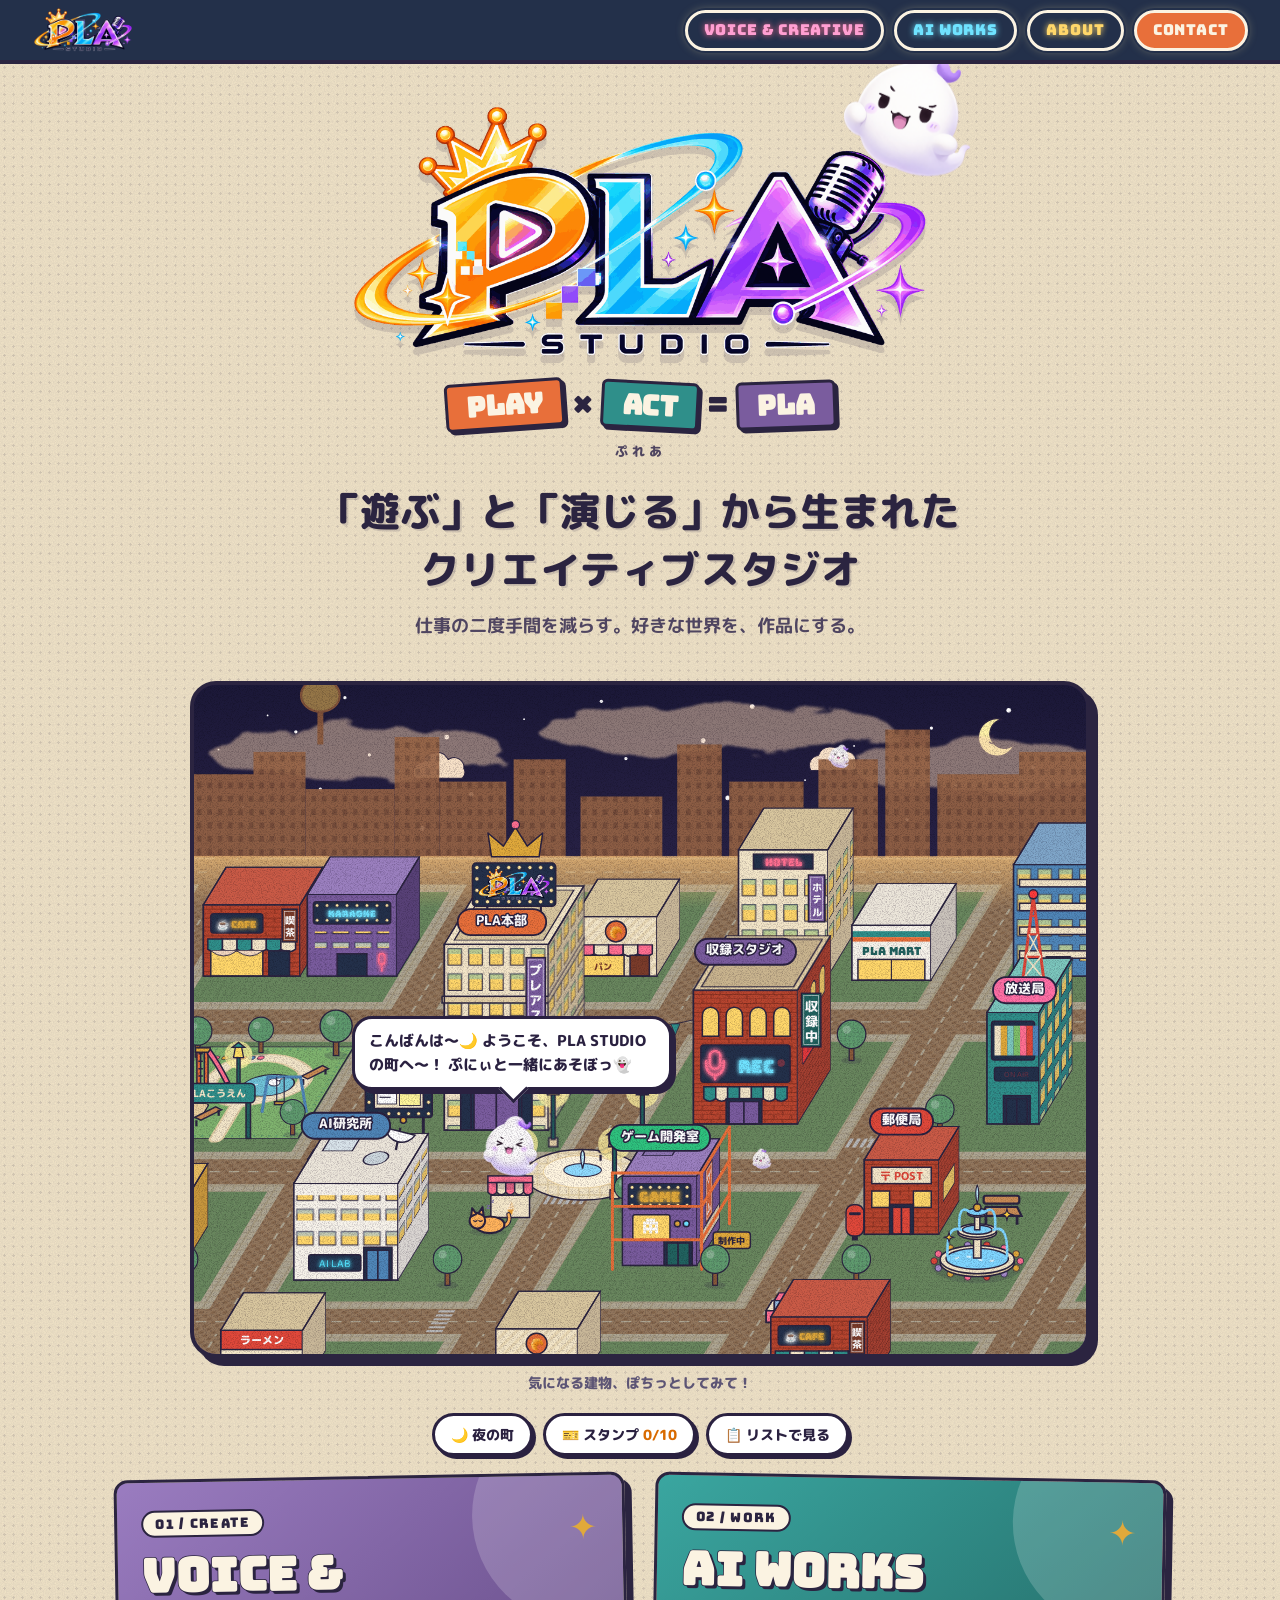
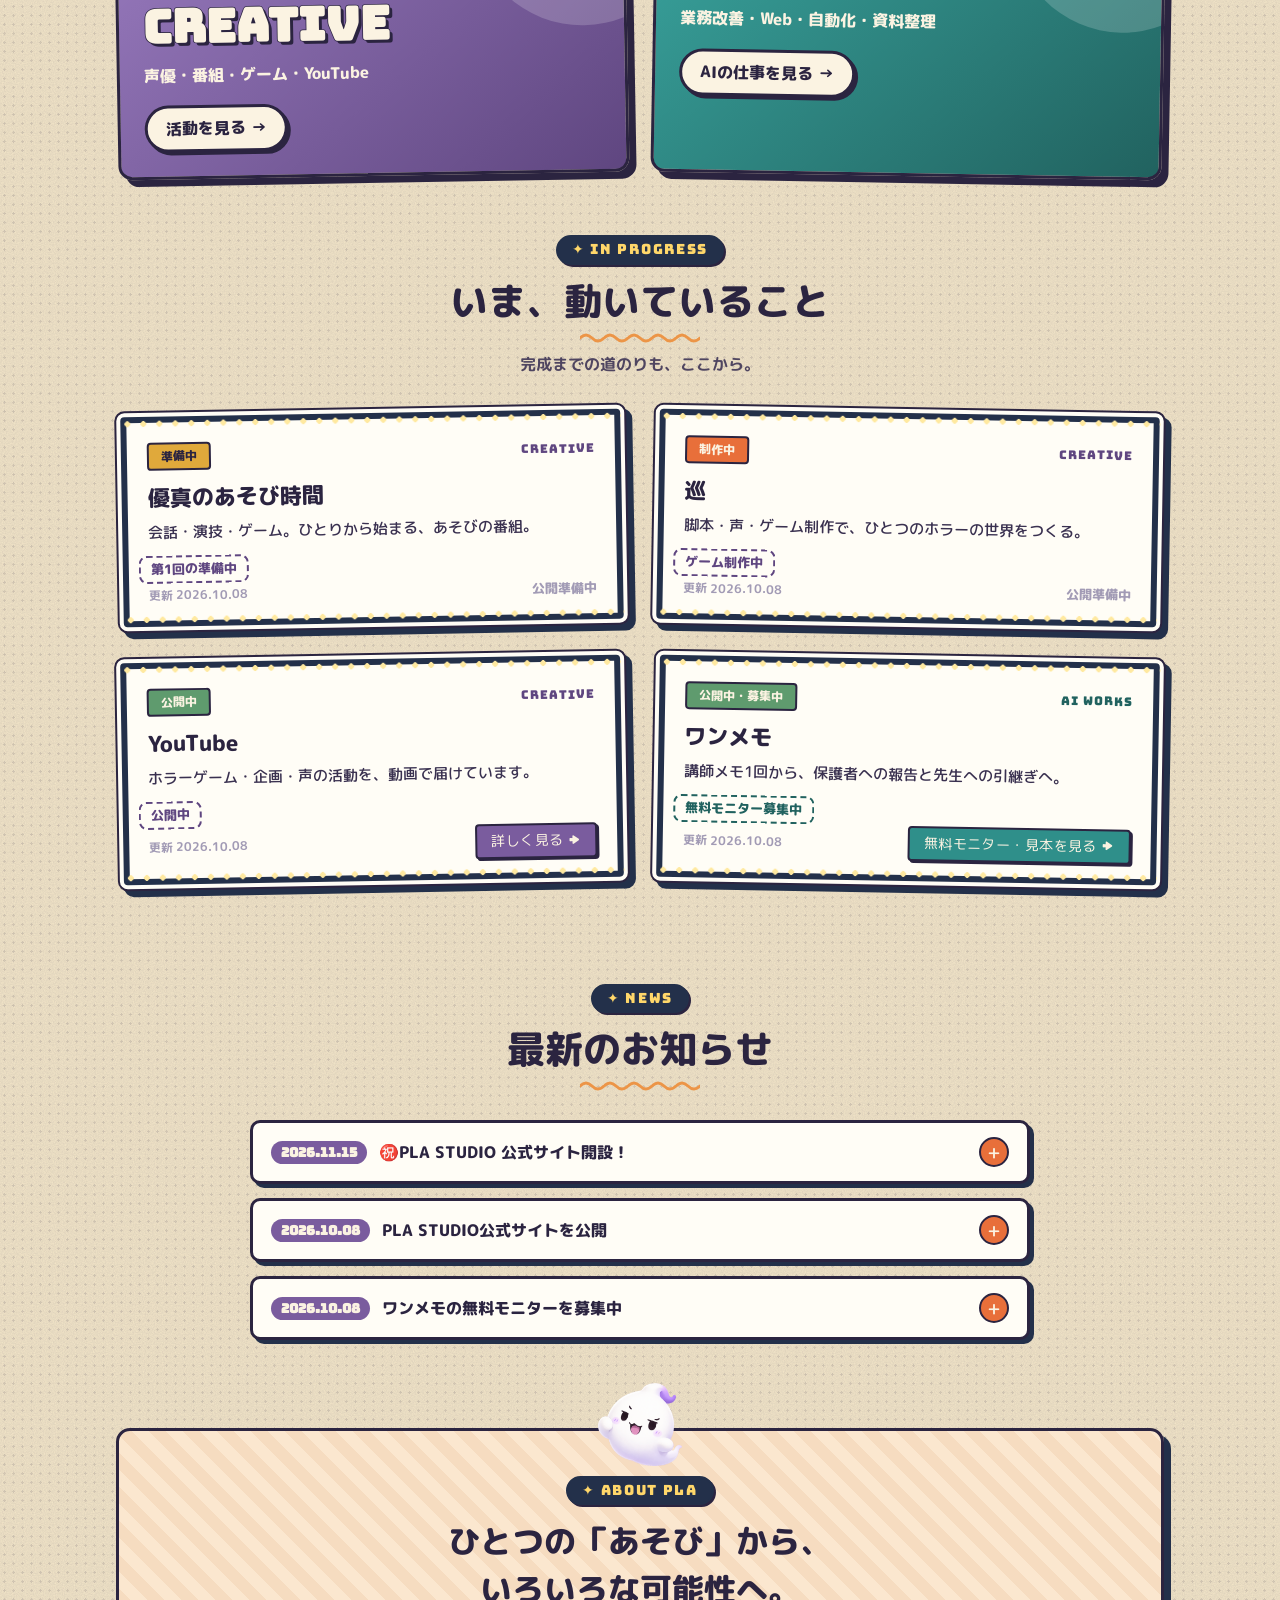
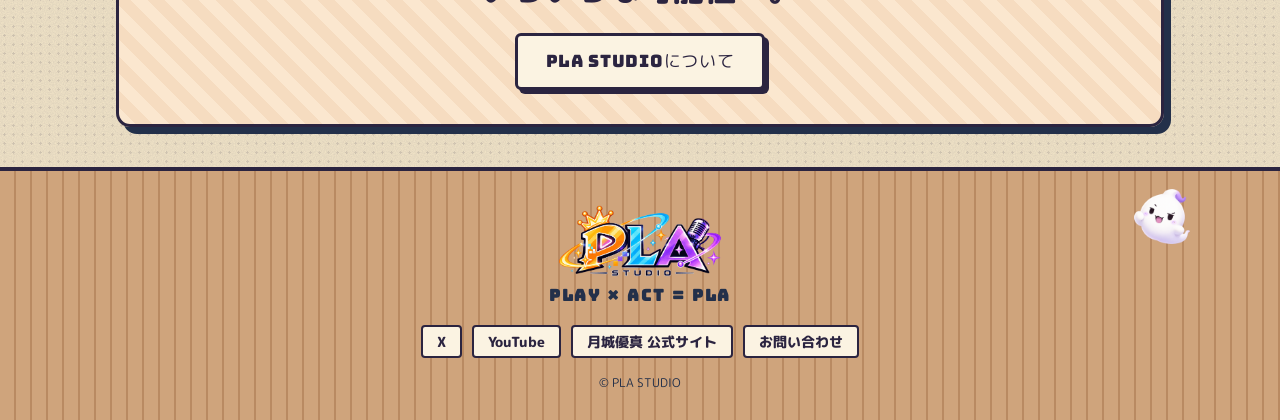
<file: index.html>
<!doctype html>
<html lang="ja">
<head>
<meta charset="utf-8">
<meta name="viewport" content="width=device-width, initial-scale=1">
<title>PLA STUDIO</title>
<meta name="description" content="遊ぶと演じるから生まれたPLA STUDIO。AIの業務改善・Web制作、声・番組・ゲームの活動と進行状況。">
<link rel="icon" href="img/punii.png">
<link rel="apple-touch-icon" href="img/apple-touch-icon.png">
<meta name="theme-color" content="#23304a">
<meta property="og:type" content="website">
<meta property="og:site_name" content="PLA STUDIO">
<meta property="og:title" content="PLA STUDIO">
<meta property="og:description" content="遊ぶと演じるから生まれたPLA STUDIO。AIの業務改善・Web制作、声・番組・ゲームの活動と進行状況。">
<meta property="og:url" content="https://nukomaru93-tech.github.io/pla-studio/">
<meta property="og:image" content="https://nukomaru93-tech.github.io/pla-studio/img/og.jpg">
<meta name="twitter:card" content="summary_large_image">
<link rel="preconnect" href="https://fonts.googleapis.com"><link rel="preconnect" href="https://fonts.gstatic.com" crossorigin><link href="https://fonts.googleapis.com/css2?family=M+PLUS+Rounded+1c:wght@500;700;800&family=Baloo+2:wght@700;800&family=Bungee&display=swap" rel="stylesheet">
<link rel="stylesheet" href="style.css">
<link rel="stylesheet" href="retro.css">
<link rel="stylesheet" href="town.css">
</head>
<body>
<div class="bg" aria-hidden="true">
  <span class="blob b1"></span><span class="blob b2"></span><span class="blob b3"></span>
  <span class="spark s1">✦</span><span class="spark s2">✦</span><span class="spark s3">✦</span><span class="spark s4">✦</span>
</div>

<header class="site-header">
  <a href="./" class="brand" aria-label="PLA STUDIO トップ"><img src="img/logo.png" alt="PLA STUDIO"></a>
  <button class="menu-btn" aria-label="メニュー" aria-expanded="false"><span></span><span></span><span></span></button>
  <nav aria-label="メインメニュー">
    <a href="creative/" class="c-purple">VOICE &amp; CREATIVE</a>
    <a href="ai-works/" class="c-blue">AI WORKS</a>
    <a href="about/" class="c-orange">ABOUT</a>
    <a href="contact/" class="nav-contact">CONTACT</a>
  </nav>
</header>

<main>

<section class="home-hero">
  <div class="hero-brand pop-in">
    <img src="img/logo.png" alt="PLA STUDIO">
    <img class="hero-punii float" src="img/punii.png" alt="">
  </div>
  <p class="play-act pop-in d1"><span class="chip chip-orange">PLAY</span><span class="op">×</span><span class="chip chip-blue">ACT</span><span class="op">=</span><span class="chip chip-purple">PLA</span><small>ぷれあ</small></p>
  <h1 class="pop-in d2">「遊ぶ」と「演じる」から生まれた<br>クリエイティブスタジオ</h1>
  <p class="hero-copy pop-in d3">仕事の二度手間を減らす。<br class="mobile-break">好きな世界を、作品にする。</p>
</section>


<section class="town-section" aria-label="PLA STUDIOの町">
  <div class="town-wrap" data-img="img/" data-spots='{"hq": [396, 617], "ai": [195, 816], "studio": [732, 607], "board": [269, 637], "post": [943, 753], "game": [617, 795], "tv": [1092, 606], "plaza": [426, 666]}'>
    <div class="town-frame">
      <svg class="town town-pc town-retro" viewBox="0 0 1200 900" xmlns="http://www.w3.org/2000/svg" role="img" aria-label="PLA STUDIOの町"><defs>
<pattern id="r-dots" width="7" height="7" patternUnits="userSpaceOnUse"><circle cx="3.5" cy="3.5" r="1.3" fill="rgba(43,36,64,.25)"/></pattern>
<pattern id="r-dotsW" width="7" height="7" patternUnits="userSpaceOnUse"><circle cx="3.5" cy="3.5" r="1.2" fill="rgba(255,255,255,.35)"/></pattern>
<pattern id="r-brick" width="24" height="12" patternUnits="userSpaceOnUse"><rect width="24" height="12" fill="#b8452f"/>
  <path d="M0,6 H24 M0,12 H24 M12,0 V6 M0,6 V12 M24,6 V12" stroke="#8f3322" stroke-width="1.6"/></pattern>
<pattern id="r-stripe" width="10" height="10" patternUnits="userSpaceOnUse" patternTransform="rotate(45)"><rect width="10" height="10" fill="#f3e6c8"/><rect width="4" height="10" fill="#e2cfa6"/></pattern>
<pattern id="r-tile" width="16" height="16" patternUnits="userSpaceOnUse"><rect width="16" height="16" fill="#cfa47c"/><rect x="1" y="1" width="6" height="6" fill="#b98a62"/><rect x="9" y="9" width="6" height="6" fill="#b98a62"/></pattern>
<pattern id="r-walk" width="14" height="14" patternUnits="userSpaceOnUse"><rect width="14" height="14" fill="#e2cfa6"/><rect x="1" y="1" width="12" height="12" fill="#f3e6c8"/></pattern>
<pattern id="r-grass" width="10" height="10" patternUnits="userSpaceOnUse"><rect width="10" height="10" fill="#8dbb7c"/><circle cx="3" cy="3" r="1.2" fill="#7aa86a"/><circle cx="8" cy="8" r="1" fill="#a3cc90"/></pattern>
<pattern id="r-soil" width="26" height="26" patternUnits="userSpaceOnUse"><rect width="26" height="26" fill="#9a6a45"/><circle cx="7" cy="8" r="2" fill="#7f5536"/><circle cx="19" cy="19" r="2.5" fill="#7f5536"/></pattern>
<pattern id="r-win" width="28" height="34" patternUnits="userSpaceOnUse"><rect x="5" y="6" width="18" height="22" class="rwin" fill="#2f8f8a" stroke="#2b2440" stroke-width="1.4"/><rect x="5" y="6" width="18" height="7" fill="#7cc7bd" opacity=".5"/></pattern>
<pattern id="r-winB" width="30" height="30" patternUnits="userSpaceOnUse"><rect x="4" y="5" width="22" height="18" class="rwin" fill="#4f86b8" stroke="#2b2440" stroke-width="1.4"/><rect x="4" y="5" width="22" height="6" fill="#9cc3e6" opacity=".6"/></pattern>
<pattern id="r-mesh" width="10" height="10" patternUnits="userSpaceOnUse"><path d="M0,0 L10,10 M10,0 L0,10" stroke="rgba(43,36,64,.5)" stroke-width="1"/></pattern>
<pattern id="r-far" width="14" height="18" patternUnits="userSpaceOnUse"><rect x="4" y="5" width="6" height="8" fill="rgba(80,40,30,.25)"/></pattern>
<filter id="r-grain" x="0" y="0" width="100%" height="100%"><feTurbulence type="fractalNoise" baseFrequency=".85" numOctaves="2" seed="7" result="n"/>
  <feColorMatrix in="n" type="matrix" values="0 0 0 0 .17  0 0 0 0 .14  0 0 0 0 .2  0 0 0 -2.2 1.25"/></filter>
<filter id="r-cloud"><feTurbulence type="fractalNoise" baseFrequency=".012 .03" numOctaves="3" seed="2" result="n"/>
  <feDisplacementMap in="SourceGraphic" in2="n" scale="34"/><feGaussianBlur stdDeviation="1.2"/></filter>
<filter id="r-neon" x="-40%" y="-40%" width="180%" height="180%"><feGaussianBlur stdDeviation="3" result="b"/>
  <feMerge><feMergeNode in="b"/><feMergeNode in="b"/><feMergeNode in="SourceGraphic"/></feMerge></filter>
<linearGradient id="r-sky" x1="0" y1="0" x2="0" y2="1"><stop class="sky1" offset="0"/><stop class="sky2" offset="1"/></linearGradient>
</defs><rect width="1200" height="900" fill="url(#r-sky)"/><g class="stars"><circle cx="0" cy="10" r="1.2" fill="#fff" style="animation-delay:0.0s"/><circle cx="137" cy="63" r="2.2" fill="#fff" style="animation-delay:0.5s"/><circle cx="274" cy="116" r="3.2" fill="#fff" style="animation-delay:1.0s"/><circle cx="411" cy="169" r="1.2" fill="#fff" style="animation-delay:1.5s"/><circle cx="548" cy="22" r="2.2" fill="#fff" style="animation-delay:2.0s"/><circle cx="685" cy="75" r="3.2" fill="#fff" style="animation-delay:0.0s"/><circle cx="822" cy="128" r="1.2" fill="#fff" style="animation-delay:0.5s"/><circle cx="959" cy="181" r="2.2" fill="#fff" style="animation-delay:1.0s"/><circle cx="1096" cy="34" r="3.2" fill="#fff" style="animation-delay:1.5s"/><circle cx="33" cy="87" r="1.2" fill="#fff" style="animation-delay:2.0s"/><circle cx="170" cy="140" r="2.2" fill="#fff" style="animation-delay:0.0s"/><circle cx="307" cy="193" r="3.2" fill="#fff" style="animation-delay:0.5s"/><circle cx="444" cy="46" r="1.2" fill="#fff" style="animation-delay:1.0s"/><circle cx="581" cy="99" r="2.2" fill="#fff" style="animation-delay:1.5s"/><circle cx="718" cy="152" r="3.2" fill="#fff" style="animation-delay:2.0s"/><circle cx="855" cy="205" r="1.2" fill="#fff" style="animation-delay:0.0s"/><circle cx="992" cy="58" r="2.2" fill="#fff" style="animation-delay:0.5s"/><circle cx="1129" cy="111" r="3.2" fill="#fff" style="animation-delay:1.0s"/><circle cx="66" cy="164" r="1.2" fill="#fff" style="animation-delay:1.5s"/><circle cx="203" cy="17" r="2.2" fill="#fff" style="animation-delay:2.0s"/><circle cx="340" cy="70" r="3.2" fill="#fff" style="animation-delay:0.0s"/><circle cx="477" cy="123" r="1.2" fill="#fff" style="animation-delay:0.5s"/><circle cx="614" cy="176" r="2.2" fill="#fff" style="animation-delay:1.0s"/><circle cx="751" cy="29" r="3.2" fill="#fff" style="animation-delay:1.5s"/><circle cx="888" cy="82" r="1.2" fill="#fff" style="animation-delay:2.0s"/><circle cx="1025" cy="135" r="2.2" fill="#fff" style="animation-delay:0.0s"/><circle cx="1162" cy="188" r="3.2" fill="#fff" style="animation-delay:0.5s"/><circle cx="99" cy="41" r="1.2" fill="#fff" style="animation-delay:1.0s"/><circle cx="236" cy="94" r="2.2" fill="#fff" style="animation-delay:1.5s"/><circle cx="373" cy="147" r="3.2" fill="#fff" style="animation-delay:2.0s"/></g><g transform="translate(1080 70) scale(0.7)"><g class="sun gimmick" data-gimmick="sun"><g class="sun-rays"><line x1="0" y1="-46" x2="0" y2="-60" stroke="#2a2140" stroke-width="2.5" stroke-linecap="round" transform="rotate(0)"/><line x1="0" y1="-46" x2="0" y2="-60" stroke="#2a2140" stroke-width="2.5" stroke-linecap="round" transform="rotate(45)"/><line x1="0" y1="-46" x2="0" y2="-60" stroke="#2a2140" stroke-width="2.5" stroke-linecap="round" transform="rotate(90)"/><line x1="0" y1="-46" x2="0" y2="-60" stroke="#2a2140" stroke-width="2.5" stroke-linecap="round" transform="rotate(135)"/><line x1="0" y1="-46" x2="0" y2="-60" stroke="#2a2140" stroke-width="2.5" stroke-linecap="round" transform="rotate(180)"/><line x1="0" y1="-46" x2="0" y2="-60" stroke="#2a2140" stroke-width="2.5" stroke-linecap="round" transform="rotate(225)"/><line x1="0" y1="-46" x2="0" y2="-60" stroke="#2a2140" stroke-width="2.5" stroke-linecap="round" transform="rotate(270)"/><line x1="0" y1="-46" x2="0" y2="-60" stroke="#2a2140" stroke-width="2.5" stroke-linecap="round" transform="rotate(315)"/></g><circle r="36" fill="#ffd23f" stroke="#2a2140" stroke-width="2.5"/><g class="sun-face"><circle cx="-12" cy="-4" r="4" fill="#2a2140"/><circle cx="12" cy="-4" r="4" fill="#2a2140"/></g><g class="shades"><rect x="-26" y="-12" width="22" height="14" rx="5" fill="#2a2140"/><rect x="4" y="-12" width="22" height="14" rx="5" fill="#2a2140"/><line x1="-4" y1="-6" x2="4" y2="-6" stroke="#2a2140" stroke-width="3"/><line x1="-22" y1="-9" x2="-14" y2="-9" stroke="#fff" stroke-width="2" opacity=".7"/></g><path d="M-10,8 Q0,18 10,8" fill="none" stroke="#2a2140" stroke-width="3" stroke-linecap="round"/></g><g class="moon gimmick" data-gimmick="moon"><path d="M10,-34 A36,36 0 1 0 34,14 A28,28 0 1 1 10,-34 z" fill="#fff3a8" stroke="#2a2140" stroke-width="2.5"/><circle class="moon-eye" cx="-8" cy="-2" r="3.5" fill="#2a2140"/><path class="moon-wink" d="M-13,-2 Q-8,2 -3,-2" fill="none" stroke="#2a2140" stroke-width="3" stroke-linecap="round"/><path d="M-14,10 Q-8,15 -2,10" fill="none" stroke="#2a2140" stroke-width="3" stroke-linecap="round"/></g></g><g filter="url(#r-cloud)" opacity=".5"><ellipse cx="220" cy="90" rx="200" ry="36" fill="#f8d3b0"/><ellipse cx="700" cy="60" rx="240" ry="34" fill="#f8d3b0"/><ellipse cx="1060" cy="110" rx="180" ry="36" fill="#f8d3b0"/></g><g transform="translate(330 120) scale(0.55)"><g class="cloud gimmick" data-gimmick="cloud" style="animation-delay:-0s"><path d="M-60,10 a26,26 0 0 1 20,-40 a34,34 0 0 1 62,-6 a24,24 0 0 1 38,22 a20,20 0 0 1 -4,24 z" fill="#f8e2c8" stroke="#2a2140" stroke-width="2.5" stroke-linejoin="round"/></g></g><g transform="translate(860 110) scale(0.5)"><g class="cloud gimmick" data-gimmick="cloud" style="animation-delay:-7s"><path d="M-60,10 a26,26 0 0 1 20,-40 a34,34 0 0 1 62,-6 a24,24 0 0 1 38,22 a20,20 0 0 1 -4,24 z" fill="#f8e2c8" stroke="#2a2140" stroke-width="2.5" stroke-linejoin="round"/></g></g><g class="far" opacity=".9"><rect x="0" y="120" width="90" height="122" fill="#d98a5a"/><rect x="0" y="120" width="90" height="122" fill="url(#r-far)"/><rect x="80" y="90" width="70" height="152" fill="#d98a5a"/><rect x="80" y="90" width="70" height="152" fill="url(#r-far)"/><rect x="150" y="140" width="120" height="102" fill="#d98a5a"/><rect x="150" y="140" width="120" height="102" fill="url(#r-far)"/><rect x="270" y="70" width="60" height="172" fill="#d98a5a"/><rect x="270" y="70" width="60" height="172" fill="url(#r-far)"/><rect x="330" y="130" width="90" height="112" fill="#d98a5a"/><rect x="330" y="130" width="90" height="112" fill="url(#r-far)"/><rect x="430" y="100" width="70" height="142" fill="#d98a5a"/><rect x="430" y="100" width="70" height="142" fill="url(#r-far)"/><rect x="520" y="150" width="110" height="92" fill="#d98a5a"/><rect x="520" y="150" width="110" height="92" fill="url(#r-far)"/><rect x="650" y="80" width="60" height="162" fill="#d98a5a"/><rect x="650" y="80" width="60" height="162" fill="url(#r-far)"/><rect x="720" y="130" width="100" height="112" fill="#d98a5a"/><rect x="720" y="130" width="100" height="112" fill="url(#r-far)"/><rect x="840" y="100" width="80" height="142" fill="#d98a5a"/><rect x="840" y="100" width="80" height="142" fill="url(#r-far)"/><rect x="930" y="60" width="60" height="182" fill="#d98a5a"/><rect x="930" y="60" width="60" height="182" fill="url(#r-far)"/><rect x="1000" y="120" width="110" height="122" fill="#d98a5a"/><rect x="1000" y="120" width="110" height="122" fill="url(#r-far)"/><rect x="1110" y="90" width="90" height="152" fill="#d98a5a"/><rect x="1110" y="90" width="90" height="152" fill="url(#r-far)"/><rect x="166" y="20" width="8" height="60" fill="#c97a4c"/><ellipse cx="170" cy="14" rx="26" ry="22" fill="#e7b25e" stroke="#c97a4c" stroke-width="3"/></g><g transform="translate(868 96) rotate(8) scale(0.8)"><g class="hidden-punii" data-hid="1" role="button" aria-label="かくれぷにぃ"><image href="img/punii_happy.png" x="-18" y="-20" width="36" height="39"/></g></g><clipPath id="r-land"><rect x="0" y="232" width="1200" height="668"/></clipPath><g clip-path="url(#r-land)"><g class="island-top" transform="matrix(1 0 -0.3400 0.5600 305.00 470.00)"><rect x="-900" y="-900" width="2400" height="2400" fill="url(#r-grass)"/><rect x="-900" y="282" width="2400" height="96" fill="url(#r-walk)"/><rect x="282" y="-900" width="96" height="2400" fill="url(#r-walk)"/><rect x="-900" y="-78" width="2400" height="96" fill="url(#r-walk)"/><rect x="-78" y="-900" width="96" height="2400" fill="url(#r-walk)"/><rect x="-900" y="642" width="2400" height="96" fill="url(#r-walk)"/><rect x="642" y="-900" width="96" height="2400" fill="url(#r-walk)"/><rect x="-900" y="-438" width="2400" height="96" fill="url(#r-walk)"/><rect x="-438" y="-900" width="96" height="2400" fill="url(#r-walk)"/><rect x="-900" y="1002" width="2400" height="96" fill="url(#r-walk)"/><rect x="1002" y="-900" width="96" height="2400" fill="url(#r-walk)"/><rect x="-900" y="300" width="2400" height="60" fill="url(#r-tile)"/><path d="M-900,330 H1500" stroke="#f3e6c8" stroke-width="3" stroke-dasharray="14 12"/><rect x="300" y="-900" width="60" height="2400" fill="url(#r-tile)"/><path d="M330,-900 V1500" stroke="#f3e6c8" stroke-width="3" stroke-dasharray="14 12"/><rect x="-900" y="-60" width="2400" height="60" fill="url(#r-tile)"/><path d="M-900,-30 H1500" stroke="#f3e6c8" stroke-width="3" stroke-dasharray="14 12"/><rect x="-60" y="-900" width="60" height="2400" fill="url(#r-tile)"/><path d="M-30,-900 V1500" stroke="#f3e6c8" stroke-width="3" stroke-dasharray="14 12"/><rect x="-900" y="660" width="2400" height="60" fill="url(#r-tile)"/><path d="M-900,690 H1500" stroke="#f3e6c8" stroke-width="3" stroke-dasharray="14 12"/><rect x="660" y="-900" width="60" height="2400" fill="url(#r-tile)"/><path d="M690,-900 V1500" stroke="#f3e6c8" stroke-width="3" stroke-dasharray="14 12"/><rect x="-900" y="-420" width="2400" height="60" fill="url(#r-tile)"/><path d="M-900,-390 H1500" stroke="#f3e6c8" stroke-width="3" stroke-dasharray="14 12"/><rect x="-420" y="-900" width="60" height="2400" fill="url(#r-tile)"/><path d="M-390,-900 V1500" stroke="#f3e6c8" stroke-width="3" stroke-dasharray="14 12"/><rect x="-900" y="1020" width="2400" height="60" fill="url(#r-tile)"/><path d="M-900,1050 H1500" stroke="#f3e6c8" stroke-width="3" stroke-dasharray="14 12"/><rect x="1020" y="-900" width="60" height="2400" fill="url(#r-tile)"/><path d="M1050,-900 V1500" stroke="#f3e6c8" stroke-width="3" stroke-dasharray="14 12"/><rect x="254" y="303.0" width="22" height="5" fill="#fff"/><rect x="303.0" y="386" width="5" height="22" fill="#fff"/><rect x="663.0" y="250" width="5" height="22" fill="#fff"/><rect x="250" y="663.0" width="22" height="5" fill="#fff"/><rect x="254" y="312.5" width="22" height="5" fill="#fff"/><rect x="312.5" y="386" width="5" height="22" fill="#fff"/><rect x="672.5" y="250" width="5" height="22" fill="#fff"/><rect x="250" y="672.5" width="22" height="5" fill="#fff"/><rect x="254" y="322.0" width="22" height="5" fill="#fff"/><rect x="322.0" y="386" width="5" height="22" fill="#fff"/><rect x="682.0" y="250" width="5" height="22" fill="#fff"/><rect x="250" y="682.0" width="22" height="5" fill="#fff"/><rect x="254" y="331.5" width="22" height="5" fill="#fff"/><rect x="331.5" y="386" width="5" height="22" fill="#fff"/><rect x="691.5" y="250" width="5" height="22" fill="#fff"/><rect x="250" y="691.5" width="22" height="5" fill="#fff"/><rect x="254" y="341.0" width="22" height="5" fill="#fff"/><rect x="341.0" y="386" width="5" height="22" fill="#fff"/><rect x="701.0" y="250" width="5" height="22" fill="#fff"/><rect x="250" y="701.0" width="22" height="5" fill="#fff"/><rect x="254" y="350.5" width="22" height="5" fill="#fff"/><rect x="350.5" y="386" width="5" height="22" fill="#fff"/><rect x="710.5" y="250" width="5" height="22" fill="#fff"/><rect x="250" y="710.5" width="22" height="5" fill="#fff"/></g></g><linearGradient id="r-haze" x1="0" y1="0" x2="0" y2="1"><stop offset="0" stop-color="#f6c27a" stop-opacity=".7"/><stop offset="1" stop-color="#f6c27a" stop-opacity="0"/></linearGradient><rect class="haze" x="0" y="230" width="1200" height="70" fill="url(#r-haze)" pointer-events="none"/><g transform="matrix(1 0 -0.3400 0.5600 -5.20 486.80)"><rect width="220" height="220" fill="#7fb36e" stroke="#2b2440" stroke-width="2"/><rect width="220" height="220" fill="url(#r-dots)" opacity=".35"/><rect x="6" y="6" width="208" height="208" fill="none" stroke="#5f9b6e" stroke-width="4" stroke-dasharray="2 8"/><path d="M110.0,220 L110.0,136.4 Q33.0,110.0 66.0,44.0 Q121.00000000000001,4.4 171.6,55.0 Q209.0,110.0 110.0,136.4" fill="none" stroke="#e2cfa6" stroke-width="20" stroke-linecap="round"/><path d="M110.0,220 L110.0,136.4 Q33.0,110.0 66.0,44.0 Q121.00000000000001,4.4 171.6,55.0 Q209.0,110.0 110.0,136.4" fill="none" stroke="#f3e6c8" stroke-width="14" stroke-linecap="round"/><ellipse cx="136.4" cy="92.39999999999999" rx="34" ry="26" fill="#6fc3d8" stroke="#2b2440" stroke-width="2"/><path class="ripple" d="M116.4,92.39999999999999 q10,-6 20,0 q10,6 20,0" fill="none" stroke="#d6f4ff" stroke-width="2.5" stroke-dasharray="6 10"/><rect x="26.4" y="136.4" width="46" height="34" rx="6" fill="#e9cf9f" stroke="#2b2440" stroke-width="2"/><circle cx="44.0" cy="26.4" r="4.5" fill="#ff6f91" stroke="#2b2440" stroke-width="1"/><circle cx="56.0" cy="26.4" r="4.5" fill="#e0a93b" stroke="#2b2440" stroke-width="1"/><circle cx="68.0" cy="26.4" r="4.5" fill="#a58bc9" stroke="#2b2440" stroke-width="1"/><circle cx="80.0" cy="26.4" r="4.5" fill="#e0483a" stroke="#2b2440" stroke-width="1"/><circle cx="92.0" cy="26.4" r="4.5" fill="#4f86b8" stroke="#2b2440" stroke-width="1"/><circle cx="104.0" cy="26.4" r="4.5" fill="#ff6f91" stroke="#2b2440" stroke-width="1"/></g><ellipse cx="522.8" cy="658.8" rx="78" ry="34" fill="url(#r-walk)" stroke="#2b2440" stroke-width="2"/><ellipse cx="522.8" cy="658.8" rx="78" ry="34" fill="url(#r-dots)" opacity=".35"/><g class="fountain gimmick" data-gimmick="fountain" transform="translate(522.8 654.8) scale(0.55)"><ellipse cx="0" cy="0" rx="96" ry="40" fill="#fff6e0" stroke="#f0d8a8" stroke-width="2.5"/><ellipse cx="0" cy="-4" rx="46" ry="16" fill="#8fdcff" stroke="#2a2140" stroke-width="2.5"/><path class="spout" d="M0,-8 Q-10,-40 0,-54 Q10,-40 0,-8" fill="#bfefff" stroke="#2a2140" stroke-width="3"/><g class="drops"><circle cx="-18" cy="-50" r="5" fill="#8fdcff" stroke="#2a2140" stroke-width="2" style="--dx:-36px"/><circle cx="-6" cy="-50" r="5" fill="#8fdcff" stroke="#2a2140" stroke-width="2" style="--dx:-12px"/><circle cx="6" cy="-50" r="5" fill="#8fdcff" stroke="#2a2140" stroke-width="2" style="--dx:12px"/><circle cx="18" cy="-50" r="5" fill="#8fdcff" stroke="#2a2140" stroke-width="2" style="--dx:36px"/></g></g><g class="shop"><g transform="matrix(1 0 0 1 732.60 221.60)"><rect width="120" height="170" fill="#f3e6c8" stroke="#2b2440" stroke-width="2"/><rect width="120" height="170" fill="#f3e6c8"/><rect y="30" width="120" height="100" fill="url(#r-win)"/><rect x="20" y="6" width="80" height="20" fill="#23304a" stroke="#2b2440" stroke-width="2"/><g filter="url(#r-neon)"><text x="60" y="22" text-anchor="middle" font-size="14" class="r-pop" fill="#ff6f91">HOTEL</text></g><rect x="10" y="136" width="100" height="12" fill="#e86f3a" stroke="#2b2440" stroke-width="2"/><rect x="38" y="148" width="44" height="22" fill="#23304a" stroke="#2b2440" stroke-width="2"/><rect x="94" y="34" width="22" height="63" fill="#7a5c9e" stroke="#2b2440" stroke-width="2"/><rect x="97" y="37" width="16" height="57" fill="none" stroke="#fff" stroke-width="1" opacity=".7"/><text x="105.0" y="55" text-anchor="middle" font-size="14" fill="#fff" class="r-jp">ホ</text><text x="105.0" y="72" text-anchor="middle" font-size="14" fill="#fff" class="r-jp">テ</text><text x="105.0" y="89" text-anchor="middle" font-size="14" fill="#fff" class="r-jp">ル</text><rect width="120" height="170" fill="none" stroke="#2b2440" stroke-width="2"/></g><g transform="matrix(0.3400 -0.5600 0 1 852.60 221.60)"><rect width="100" height="170" fill="#e2cfa6" stroke="#2b2440" stroke-width="2"/><rect width="100" height="170" fill="#e2cfa6"/><rect y="30" width="100" height="100" fill="url(#r-win)"/><rect width="100" height="170" fill="rgba(43,36,64,.14)"/><rect width="100" height="170" fill="none" stroke="#2b2440" stroke-width="2"/></g><g transform="matrix(1 0 -0.3400 0.5600 766.60 165.60)"><rect width="120" height="100" fill="#d8c69e" stroke="#2b2440" stroke-width="2"/><rect width="120" height="100" fill="none" stroke="#2b2440" stroke-width="2"/></g></g><g class="shop"><g transform="matrix(1 0 0 1 1102.60 241.60)"><rect width="120" height="150" fill="#4f86b8" stroke="#2b2440" stroke-width="2"/><rect width="120" height="150" fill="#4f86b8"/><rect y="0" width="120" height="130" fill="url(#r-win)" opacity=".9"/><rect x="8" y="20" width="104" height="10" fill="#f3e6c8" stroke="#2b2440" stroke-width="2"/><rect x="8" y="52" width="104" height="10" fill="#f3e6c8" stroke="#2b2440" stroke-width="2"/><rect x="8" y="84" width="104" height="10" fill="#f3e6c8" stroke="#2b2440" stroke-width="2"/><rect x="8" y="116" width="104" height="10" fill="#f3e6c8" stroke="#2b2440" stroke-width="2"/><rect x="44" y="124" width="32" height="26" fill="#23304a" stroke="#2b2440" stroke-width="2"/><rect width="120" height="150" fill="none" stroke="#2b2440" stroke-width="2"/></g><g transform="matrix(0.3400 -0.5600 0 1 1222.60 241.60)"><rect width="100" height="150" fill="#3c6a94" stroke="#2b2440" stroke-width="2"/><rect width="100" height="150" fill="#3c6a94"/><rect width="100" height="130" fill="url(#r-win)" opacity=".8"/><rect width="100" height="150" fill="rgba(43,36,64,.14)"/><rect width="100" height="150" fill="none" stroke="#2b2440" stroke-width="2"/></g><g transform="matrix(1 0 -0.3400 0.5600 1136.60 185.60)"><rect width="120" height="100" fill="#7fa6c9" stroke="#2b2440" stroke-width="2"/><rect width="120" height="100" fill="none" stroke="#2b2440" stroke-width="2"/></g></g><g class="shop"><g transform="matrix(1 0 0 1 12.60 295.60)"><rect width="130" height="96" fill="#b8452f" stroke="#2b2440" stroke-width="2"/><rect width="130" height="96" fill="url(#r-brick)"/><rect x="10" y="12" width="70" height="26" rx="4" fill="#23304a" stroke="#2b2440" stroke-width="2"/><g filter="url(#r-neon)"><text x="45" y="31" text-anchor="middle" font-size="13" class="r-pop" fill="#e0a93b">☕ CAFE</text></g><path d="M6.0,46 l19.7,0 l0,14 q-9.8,7 -19.7,0 z" fill="#2f8f8a" stroke="#2b2440" stroke-width="2"/><path d="M25.7,46 l19.7,0 l0,14 q-9.8,7 -19.7,0 z" fill="#f3e6c8" stroke="#2b2440" stroke-width="2"/><path d="M45.3,46 l19.7,0 l0,14 q-9.8,7 -19.7,0 z" fill="#2f8f8a" stroke="#2b2440" stroke-width="2"/><path d="M65.0,46 l19.7,0 l0,14 q-9.8,7 -19.7,0 z" fill="#f3e6c8" stroke="#2b2440" stroke-width="2"/><path d="M84.7,46 l19.7,0 l0,14 q-9.8,7 -19.7,0 z" fill="#2f8f8a" stroke="#2b2440" stroke-width="2"/><path d="M104.3,46 l19.7,0 l0,14 q-9.8,7 -19.7,0 z" fill="#f3e6c8" stroke="#2b2440" stroke-width="2"/><rect x="10" y="62" width="70" height="34" class="rwin" fill="#7cc7bd" stroke="#2b2440" stroke-width="2"/><path d="M10,62 q17,14 35,0 q18,14 35,0" fill="#f3d9c0" stroke="#2b2440" stroke-width="1.2"/><rect x="88" y="62" width="28" height="34" fill="#23304a" stroke="#2b2440" stroke-width="2"/><rect x="106" y="6" width="20" height="44" fill="#7a3b2a" stroke="#2b2440" stroke-width="2"/><rect x="109" y="9" width="14" height="38" fill="none" stroke="#fff" stroke-width="1" opacity=".7"/><text x="116.0" y="26" text-anchor="middle" font-size="13" fill="#fff" class="r-jp">喫</text><text x="116.0" y="42" text-anchor="middle" font-size="13" fill="#fff" class="r-jp">茶</text><rect width="130" height="96" fill="none" stroke="#2b2440" stroke-width="2"/></g><g transform="matrix(0.3400 -0.5600 0 1 142.60 295.60)"><rect width="90" height="96" fill="#8f3322" stroke="#2b2440" stroke-width="2"/><rect width="90" height="96" fill="url(#r-brick)"/><rect width="90" height="96" fill="rgba(43,36,64,.14)"/><rect width="90" height="96" fill="none" stroke="#2b2440" stroke-width="2"/></g><g transform="matrix(1 0 -0.3400 0.5600 43.20 245.20)"><rect width="130" height="90" fill="#c95a46" stroke="#2b2440" stroke-width="2"/><rect width="130" height="90" fill="none" stroke="#2b2440" stroke-width="2"/></g></g><g class="shop"><g transform="matrix(1 0 0 1 152.60 281.60)"><rect width="120" height="110" fill="#7a5c9e" stroke="#2b2440" stroke-width="2"/><rect width="120" height="110" fill="#7a5c9e"/><rect width="120" height="110" fill="url(#r-dots)"/><rect x="8" y="10" width="104" height="30" rx="4" fill="#23304a" stroke="#2b2440" stroke-width="2"/><circle class="bulb" cx="13.0" cy="15.0" r="2.4" fill="#ffe9a0" stroke="#2b2440" stroke-width="1"/><circle class="bulb" cx="13.0" cy="35.0" r="2.4" fill="#ffe9a0" stroke="#2b2440" stroke-width="1"/><circle class="bulb" cx="26.4" cy="15.0" r="2.4" fill="#ffe9a0" stroke="#2b2440" stroke-width="1"/><circle class="bulb" cx="26.4" cy="35.0" r="2.4" fill="#ffe9a0" stroke="#2b2440" stroke-width="1"/><circle class="bulb" cx="39.9" cy="15.0" r="2.4" fill="#ffe9a0" stroke="#2b2440" stroke-width="1"/><circle class="bulb" cx="39.9" cy="35.0" r="2.4" fill="#ffe9a0" stroke="#2b2440" stroke-width="1"/><circle class="bulb" cx="53.3" cy="15.0" r="2.4" fill="#ffe9a0" stroke="#2b2440" stroke-width="1"/><circle class="bulb" cx="53.3" cy="35.0" r="2.4" fill="#ffe9a0" stroke="#2b2440" stroke-width="1"/><circle class="bulb" cx="66.7" cy="15.0" r="2.4" fill="#ffe9a0" stroke="#2b2440" stroke-width="1"/><circle class="bulb" cx="66.7" cy="35.0" r="2.4" fill="#ffe9a0" stroke="#2b2440" stroke-width="1"/><circle class="bulb" cx="80.1" cy="15.0" r="2.4" fill="#ffe9a0" stroke="#2b2440" stroke-width="1"/><circle class="bulb" cx="80.1" cy="35.0" r="2.4" fill="#ffe9a0" stroke="#2b2440" stroke-width="1"/><circle class="bulb" cx="93.6" cy="15.0" r="2.4" fill="#ffe9a0" stroke="#2b2440" stroke-width="1"/><circle class="bulb" cx="93.6" cy="35.0" r="2.4" fill="#ffe9a0" stroke="#2b2440" stroke-width="1"/><circle class="bulb" cx="107.0" cy="15.0" r="2.4" fill="#ffe9a0" stroke="#2b2440" stroke-width="1"/><circle class="bulb" cx="107.0" cy="35.0" r="2.4" fill="#ffe9a0" stroke="#2b2440" stroke-width="1"/><g filter="url(#r-neon)"><text x="60.0" y="31" text-anchor="middle" font-size="12" class="r-pop" fill="#6fe3ff">KARAOKE</text></g><rect x="10" y="50" width="100" height="22" fill="url(#r-winB)"/><rect x="40" y="80" width="40" height="30" fill="#23304a" stroke="#2b2440" stroke-width="2"/><g filter="url(#r-neon)" stroke="#ff6f91" stroke-width="2.5" fill="none"><rect x="96" y="80" width="8" height="14" rx="4"/><path d="M100,94 L100,104"/></g><rect width="120" height="110" fill="none" stroke="#2b2440" stroke-width="2"/></g><g transform="matrix(0.3400 -0.5600 0 1 272.60 281.60)"><rect width="90" height="110" fill="#5f4680" stroke="#2b2440" stroke-width="2"/><rect width="90" height="110" fill="#5f4680"/><rect width="90" height="110" fill="rgba(43,36,64,.14)"/><rect width="90" height="110" fill="none" stroke="#2b2440" stroke-width="2"/></g><g transform="matrix(1 0 -0.3400 0.5600 183.20 231.20)"><rect width="120" height="90" fill="#9b80bf" stroke="#2b2440" stroke-width="2"/><rect width="120" height="90" fill="none" stroke="#2b2440" stroke-width="2"/></g></g><g class="shop"><g transform="matrix(1 0 0 1 512.60 311.60)"><rect width="110" height="80" fill="#f3e6c8" stroke="#2b2440" stroke-width="2"/><rect width="110" height="80" fill="#f3e6c8"/><rect width="110" height="80" fill="url(#r-stripe)" opacity=".6"/><circle cx="55.0" cy="20" r="14" fill="#e86f3a" stroke="#2b2440" stroke-width="2"/><text x="55.0" y="26" text-anchor="middle" font-size="15">🥐</text><path d="M6.0,38 l19.6,0 l0,12 q-9.8,7 -19.6,0 z" fill="#ff6f91" stroke="#2b2440" stroke-width="2"/><path d="M25.6,38 l19.6,0 l0,12 q-9.8,7 -19.6,0 z" fill="#f3e6c8" stroke="#2b2440" stroke-width="2"/><path d="M45.2,38 l19.6,0 l0,12 q-9.8,7 -19.6,0 z" fill="#ff6f91" stroke="#2b2440" stroke-width="2"/><path d="M64.8,38 l19.6,0 l0,12 q-9.8,7 -19.6,0 z" fill="#f3e6c8" stroke="#2b2440" stroke-width="2"/><path d="M84.4,38 l19.6,0 l0,12 q-9.8,7 -19.6,0 z" fill="#ff6f91" stroke="#2b2440" stroke-width="2"/><rect x="10" y="52" width="56" height="28" class="rwin" fill="#ffe2b0" stroke="#2b2440" stroke-width="2"/><rect x="74" y="52" width="26" height="28" fill="#7a3b2a" stroke="#2b2440" stroke-width="2"/><text x="38" y="72" text-anchor="middle" font-size="12" class="r-jp" fill="#7a3b2a">パン</text><rect width="110" height="80" fill="none" stroke="#2b2440" stroke-width="2"/></g><g transform="matrix(0.3400 -0.5600 0 1 622.60 311.60)"><rect width="90" height="80" fill="#e2cfa6" stroke="#2b2440" stroke-width="2"/><rect width="90" height="80" fill="#e2cfa6"/><rect width="90" height="80" fill="rgba(43,36,64,.14)"/><rect width="90" height="80" fill="none" stroke="#2b2440" stroke-width="2"/></g><g transform="matrix(1 0 -0.3400 0.5600 543.20 261.20)"><rect width="110" height="90" fill="#d8c69e" stroke="#2b2440" stroke-width="2"/><rect width="110" height="90" fill="none" stroke="#2b2440" stroke-width="2"/></g></g><g class="shop"><g transform="matrix(1 0 0 1 885.20 323.20)"><rect width="106" height="74" fill="#f7f3ea" stroke="#2b2440" stroke-width="2"/><rect width="106" height="74" fill="#f7f3ea"/><rect y="8" width="106" height="8" fill="#2f8f8a"/><rect y="16" width="106" height="6" fill="#e86f3a"/><text x="53.0" y="40" text-anchor="middle" font-size="15" class="r-pop" fill="#21625f">PLA MART</text><rect x="8" y="46" width="90" height="28" class="rwin" fill="#9cc3e6" stroke="#2b2440" stroke-width="2"/><line x1="53.0" y1="46" x2="53.0" y2="74" stroke="#2b2440" stroke-width="1.5"/><rect width="106" height="74" fill="none" stroke="#2b2440" stroke-width="2"/></g><g transform="matrix(0.3400 -0.5600 0 1 991.20 323.20)"><rect width="100" height="74" fill="#e4ddcf" stroke="#2b2440" stroke-width="2"/><rect width="100" height="74" fill="#e4ddcf"/><rect width="100" height="74" fill="rgba(43,36,64,.14)"/><rect width="100" height="74" fill="none" stroke="#2b2440" stroke-width="2"/></g><g transform="matrix(1 0 -0.3400 0.5600 919.20 267.20)"><rect width="106" height="100" fill="#ece6da" stroke="#2b2440" stroke-width="2"/><rect width="106" height="100" fill="none" stroke="#2b2440" stroke-width="2"/></g></g><g class="tree gimmick" data-gimmick="tree" transform="translate(516.3 500.8) scale(0.8)"><ellipse cx="0" cy="2" rx="18" ry="6" fill="rgba(43,36,64,.2)"/><rect x="-4" y="-24" width="8" height="26" fill="#8a5a3a" stroke="#2b2440" stroke-width="2"/><g class="leaves"><circle cx="0" cy="-42" r="24" fill="#5f9b6e" stroke="#2b2440" stroke-width="2"/><circle cx="0" cy="-42" r="24" fill="url(#r-dots)"/><circle cx="-8" cy="-50" r="7" fill="rgba(255,255,255,.25)"/></g></g><g class="tree gimmick" data-gimmick="tree" transform="translate(90.1 493.0) scale(0.7)"><ellipse cx="0" cy="2" rx="18" ry="6" fill="rgba(43,36,64,.2)"/><rect x="-4" y="-24" width="8" height="26" fill="#8a5a3a" stroke="#2b2440" stroke-width="2"/><g class="leaves"><circle cx="0" cy="-42" r="24" fill="#5f9b6e" stroke="#2b2440" stroke-width="2"/><circle cx="0" cy="-42" r="24" fill="url(#r-dots)"/><circle cx="-8" cy="-50" r="7" fill="rgba(255,255,255,.25)"/></g></g><g class="tree gimmick" data-gimmick="tree" transform="translate(191.2 496.7) scale(0.9)"><ellipse cx="0" cy="2" rx="18" ry="6" fill="rgba(43,36,64,.2)"/><rect x="-4" y="-24" width="8" height="26" fill="#8a5a3a" stroke="#2b2440" stroke-width="2"/><g class="leaves"><circle cx="0" cy="-42" r="24" fill="#5f9b6e" stroke="#2b2440" stroke-width="2"/><circle cx="0" cy="-42" r="24" fill="url(#r-dots)"/><circle cx="-8" cy="-50" r="7" fill="rgba(255,255,255,.25)"/></g></g><g class="tree gimmick" data-gimmick="tree" transform="translate(4.9 499.1) scale(0.8)"><ellipse cx="0" cy="2" rx="18" ry="6" fill="rgba(43,36,64,.2)"/><rect x="-4" y="-24" width="8" height="26" fill="#8a5a3a" stroke="#2b2440" stroke-width="2"/><g class="leaves"><circle cx="0" cy="-42" r="24" fill="#5f9b6e" stroke="#2b2440" stroke-width="2"/><circle cx="0" cy="-42" r="24" fill="url(#r-dots)"/><circle cx="-8" cy="-50" r="7" fill="rgba(255,255,255,.25)"/></g></g><g class="tree gimmick" data-gimmick="tree" transform="translate(344.6 503.6) scale(0.9)"><ellipse cx="0" cy="2" rx="18" ry="6" fill="rgba(43,36,64,.2)"/><rect x="-4" y="-24" width="8" height="26" fill="#8a5a3a" stroke="#2b2440" stroke-width="2"/><g class="leaves"><circle cx="0" cy="-42" r="24" fill="#5f9b6e" stroke="#2b2440" stroke-width="2"/><circle cx="0" cy="-42" r="24" fill="url(#r-dots)"/><circle cx="-8" cy="-50" r="7" fill="rgba(255,255,255,.25)"/></g></g><g class="tree gimmick" data-gimmick="tree" transform="translate(884.6 503.6) scale(0.8)"><ellipse cx="0" cy="2" rx="18" ry="6" fill="rgba(43,36,64,.2)"/><rect x="-4" y="-24" width="8" height="26" fill="#8a5a3a" stroke="#2b2440" stroke-width="2"/><g class="leaves"><circle cx="0" cy="-42" r="24" fill="#5f9b6e" stroke="#2b2440" stroke-width="2"/><circle cx="0" cy="-42" r="24" fill="url(#r-dots)"/><circle cx="-8" cy="-50" r="7" fill="rgba(255,255,255,.25)"/></g></g><g transform="translate(19.9 536.1)"><rect x="-16" y="-44" width="5" height="44" fill="#e86f3a" stroke="#2b2440" stroke-width="2"/><rect x="-6" y="-44" width="5" height="44" fill="#e86f3a" stroke="#2b2440" stroke-width="2"/><rect x="-18" y="-48" width="20" height="6" fill="#e0a93b" stroke="#2b2440" stroke-width="2"/><path d="M2,-46 Q14,-30 28,-2 L22,0 Q10,-24 -2,-40 Z" fill="#ff6f91" stroke="#2b2440" stroke-width="2"/><path d="M-14,-40 L-8,-40 M-14,-30 L-8,-30 M-14,-20 L-8,-20 M-14,-10 L-8,-10" stroke="#2b2440" stroke-width="2"/></g><g transform="translate(162.9 536.1)"><path d="M-18,-10 L10,-24 L18,-20 L-10,-6 Z" fill="#c98b55" stroke="#2b2440" stroke-width="2"/><path d="M-16,-6 L-16,2 M14,-20 L14,-12" stroke="#2b2440" stroke-width="3"/></g><g class="duck" transform="translate(107.8 534.5)"><ellipse cx="0" cy="0" rx="8" ry="5" fill="#fff" stroke="#2b2440" stroke-width="1.2"/><circle cx="6" cy="-6" r="4" fill="#fff" stroke="#2b2440" stroke-width="1.2"/><path d="M9,-6 l4,1 l-4,1 z" fill="#e86f3a"/></g><g transform="translate(59.9 560.7) scale(0.85)"><circle class="lamp-glow" cx="0" cy="-74" r="22" fill="#fff3a0"/><rect x="-6" y="-12" width="12" height="12" fill="#e2cfa6" stroke="#2b2440" stroke-width="2"/><rect x="-2.5" y="-70" width="5" height="60" fill="#21625f" stroke="#2b2440" stroke-width="2"/><path d="M-8,-70 L8,-70 L5,-86 L-5,-86 Z" fill="#fff6c8" class="lamp-light" stroke="#2b2440" stroke-width="2"/><path d="M-10,-86 L10,-86 L0,-94 Z" fill="#2f8f8a" stroke="#2b2440" stroke-width="2"/></g><g transform="translate(121.3 575.5)"><path d="M-30,0 L-22,-48 L22,-48 L30,0" fill="none" stroke="#4f86b8" stroke-width="4" stroke-linejoin="round"/><g class="swing"><line x1="-10" y1="-48" x2="-10" y2="-14" stroke="#2b2440" stroke-width="1.5"/><line x1="0" y1="-48" x2="0" y2="-14" stroke="#2b2440" stroke-width="1.5"/><rect x="-13" y="-15" width="16" height="4" fill="#e0a93b" stroke="#2b2440" stroke-width="2"/></g></g><g transform="translate(19.2 591.5)"><path d="M-18,-10 L10,-24 L18,-20 L-10,-6 Z" fill="#c98b55" stroke="#2b2440" stroke-width="2"/><path d="M-16,-6 L-16,2 M14,-20 L14,-12" stroke="#2b2440" stroke-width="3"/></g><g class="bld bld-studio" data-bld="studio" tabindex="0" role="button" aria-label="収録スタジオを見る"><g class="bld-in"><g transform="matrix(1 0 0 1 671.90 410.40)"><rect width="140" height="180" fill="#f3e6c8" stroke="#2b2440" stroke-width="2"/><rect width="140" height="180" fill="url(#r-brick)"/><path d="M12,62 L12,34 A11,11 0 0 1 34,34 L34,62 Z" class="rwin" fill="#2f8f8a" stroke="#2b2440" stroke-width="2"/><path d="M44,62 L44,34 A11,11 0 0 1 66,34 L66,62 Z" class="rwin" fill="#2f8f8a" stroke="#2b2440" stroke-width="2"/><path d="M76,62 L76,34 A11,11 0 0 1 98,34 L98,62 Z" class="rwin" fill="#2f8f8a" stroke="#2b2440" stroke-width="2"/><path d="M108,62 L108,34 A11,11 0 0 1 130,34 L130,62 Z" class="rwin" fill="#2f8f8a" stroke="#2b2440" stroke-width="2"/><rect x="10" y="74" width="120" height="50" rx="4" fill="#23304a" stroke="#2b2440" stroke-width="2"/><g filter="url(#r-neon)" fill="none" stroke="#ff6f91" stroke-width="3.5" stroke-linecap="round"><rect x="22" y="82" width="14" height="24" rx="7"/><path d="M17,96 Q17,114 29,114 Q41,114 41,96 M29,114 L29,120"/></g><g filter="url(#r-neon)"><text x="84" y="111" text-anchor="middle" font-size="24" class="r-pop" fill="#6fe3ff">REC</text></g><circle class="rec-dot" cx="118" cy="98" r="5" fill="#ff3b3b"/><path d="M14.0,130 l16.0,0 l0,16 q-8.0,7 -16.0,0 z" fill="#2f8f8a" stroke="#2b2440" stroke-width="2"/><path d="M30.0,130 l16.0,0 l0,16 q-8.0,7 -16.0,0 z" fill="#f3e6c8" stroke="#2b2440" stroke-width="2"/><path d="M46.0,130 l16.0,0 l0,16 q-8.0,7 -16.0,0 z" fill="#2f8f8a" stroke="#2b2440" stroke-width="2"/><path d="M62.0,130 l16.0,0 l0,16 q-8.0,7 -16.0,0 z" fill="#f3e6c8" stroke="#2b2440" stroke-width="2"/><path d="M78.0,130 l16.0,0 l0,16 q-8.0,7 -16.0,0 z" fill="#2f8f8a" stroke="#2b2440" stroke-width="2"/><path d="M94.0,130 l16.0,0 l0,16 q-8.0,7 -16.0,0 z" fill="#f3e6c8" stroke="#2b2440" stroke-width="2"/><path d="M110.0,130 l16.0,0 l0,16 q-8.0,7 -16.0,0 z" fill="#2f8f8a" stroke="#2b2440" stroke-width="2"/><g class="door"><rect x="44" y="146" width="48" height="34" fill="#23304a" stroke="#2b2440" stroke-width="2"/><rect x="48" y="150" width="40" height="30" fill="#f6d27a"/><rect class="door-l" x="48" y="150" width="20.0" height="30" fill="#7a5c9e" stroke="#2b2440" stroke-width="2"/><rect class="door-r" x="68.0" y="150" width="20.0" height="30" fill="#7a5c9e" stroke="#2b2440" stroke-width="2"/></g><rect width="140" height="180" fill="none" stroke="#2b2440" stroke-width="2"/></g><g transform="matrix(0.3400 -0.5600 0 1 811.90 410.40)"><rect width="130" height="180" fill="#e2cfa6" stroke="#2b2440" stroke-width="2"/><rect width="130" height="180" fill="url(#r-brick)"/><path d="M14,62 L14,34 A11,11 0 0 1 36,34 L36,62 Z" class="rwin" fill="#2f8f8a" stroke="#2b2440" stroke-width="2"/><path d="M50,62 L50,34 A11,11 0 0 1 72,34 L72,62 Z" class="rwin" fill="#2f8f8a" stroke="#2b2440" stroke-width="2"/><path d="M86,62 L86,34 A11,11 0 0 1 108,34 L108,62 Z" class="rwin" fill="#2f8f8a" stroke="#2b2440" stroke-width="2"/><rect x="20" y="88" width="72" height="24" rx="4" fill="#ff3b3b" stroke="#2b2440" stroke-width="2"/><text x="56" y="105" text-anchor="middle" font-size="13" class="r-pop onair-text" fill="#fff">ON AIR</text><rect width="130" height="180" fill="rgba(43,36,64,.14)"/><rect width="130" height="180" fill="none" stroke="#2b2440" stroke-width="2"/></g><g transform="matrix(1 0 -0.3400 0.5600 716.10 337.60)"><rect width="140" height="130" fill="#e2cfa6" stroke="#2b2440" stroke-width="2"/><rect x="8" y="8" width="124" height="114" fill="#c9b48e" stroke="#2b2440" stroke-width="2"/><rect width="140" height="130" fill="none" stroke="#2b2440" stroke-width="2"/></g><g class="notes"><text x="712.3" y="366.8" font-size="26" class="note-text" style="animation-delay:0.0s">♪</text><text x="762.3" y="366.8" font-size="26" class="note-text" style="animation-delay:0.2s">♫</text><text x="802.3" y="366.8" font-size="26" class="note-text" style="animation-delay:0.4s">♪</text></g><g transform="matrix(1 0 0 1 817.30 414.80)"><rect x="0" y="0" width="26" height="72" fill="#21625f" stroke="#2b2440" stroke-width="2"/><rect x="3" y="3" width="20" height="66" fill="none" stroke="#fff" stroke-width="1" opacity=".7"/><text x="13.0" y="24" text-anchor="middle" font-size="17" fill="#fff" class="r-jp">収</text><text x="13.0" y="44" text-anchor="middle" font-size="17" fill="#fff" class="r-jp">録</text><text x="13.0" y="64" text-anchor="middle" font-size="17" fill="#fff" class="r-jp">中</text></g><g class="sign"><rect x="673.9" y="341.4" width="136.0" height="35" rx="17.5" fill="#7a5c9e" stroke="#2a2140" stroke-width="2.5"/><text x="741.9" y="362.4" text-anchor="middle" font-size="17" class="sign-text">収録スタジオ</text></g></g></g><g class="tree gimmick" data-gimmick="tree" transform="translate(-61.5 597.7) scale(0.8)"><ellipse cx="0" cy="2" rx="18" ry="6" fill="rgba(43,36,64,.2)"/><rect x="-4" y="-24" width="8" height="26" fill="#8a5a3a" stroke="#2b2440" stroke-width="2"/><g class="leaves"><circle cx="0" cy="-42" r="24" fill="#5f9b6e" stroke="#2b2440" stroke-width="2"/><circle cx="0" cy="-42" r="24" fill="url(#r-dots)"/><circle cx="-8" cy="-50" r="7" fill="rgba(255,255,255,.25)"/></g></g><g class="bld bld-hq" data-bld="hq" tabindex="0" role="button" aria-label="PLA本部を見る"><g class="bld-in"><g transform="matrix(1 0 0 1 336.80 348.80)"><rect width="140" height="250" fill="#f3e6c8" stroke="#2b2440" stroke-width="2"/><rect width="140" height="250" fill="url(#r-win)"/><rect width="140" height="250" fill="url(#r-dots)" opacity=".5"/><rect x="-3" y="70" width="146" height="9" fill="#e2cfa6" stroke="#2b2440" stroke-width="2"/><rect x="-3" y="150" width="146" height="9" fill="#e2cfa6" stroke="#2b2440" stroke-width="2"/><rect x="22" y="180" width="96" height="70" fill="#23304a" stroke="#2b2440" stroke-width="2"/><rect x="12" y="164" width="116" height="20" fill="#e86f3a" stroke="#2b2440" stroke-width="2"/><circle class="bulb" cx="16.0" cy="168.0" r="2.6" fill="#ffe9a0" stroke="#2b2440" stroke-width="1"/><circle class="bulb" cx="16.0" cy="180.0" r="2.6" fill="#ffe9a0" stroke="#2b2440" stroke-width="1"/><circle class="bulb" cx="28.0" cy="168.0" r="2.6" fill="#ffe9a0" stroke="#2b2440" stroke-width="1"/><circle class="bulb" cx="28.0" cy="180.0" r="2.6" fill="#ffe9a0" stroke="#2b2440" stroke-width="1"/><circle class="bulb" cx="40.0" cy="168.0" r="2.6" fill="#ffe9a0" stroke="#2b2440" stroke-width="1"/><circle class="bulb" cx="40.0" cy="180.0" r="2.6" fill="#ffe9a0" stroke="#2b2440" stroke-width="1"/><circle class="bulb" cx="52.0" cy="168.0" r="2.6" fill="#ffe9a0" stroke="#2b2440" stroke-width="1"/><circle class="bulb" cx="52.0" cy="180.0" r="2.6" fill="#ffe9a0" stroke="#2b2440" stroke-width="1"/><circle class="bulb" cx="64.0" cy="168.0" r="2.6" fill="#ffe9a0" stroke="#2b2440" stroke-width="1"/><circle class="bulb" cx="64.0" cy="180.0" r="2.6" fill="#ffe9a0" stroke="#2b2440" stroke-width="1"/><circle class="bulb" cx="76.0" cy="168.0" r="2.6" fill="#ffe9a0" stroke="#2b2440" stroke-width="1"/><circle class="bulb" cx="76.0" cy="180.0" r="2.6" fill="#ffe9a0" stroke="#2b2440" stroke-width="1"/><circle class="bulb" cx="88.0" cy="168.0" r="2.6" fill="#ffe9a0" stroke="#2b2440" stroke-width="1"/><circle class="bulb" cx="88.0" cy="180.0" r="2.6" fill="#ffe9a0" stroke="#2b2440" stroke-width="1"/><circle class="bulb" cx="100.0" cy="168.0" r="2.6" fill="#ffe9a0" stroke="#2b2440" stroke-width="1"/><circle class="bulb" cx="100.0" cy="180.0" r="2.6" fill="#ffe9a0" stroke="#2b2440" stroke-width="1"/><circle class="bulb" cx="112.0" cy="168.0" r="2.6" fill="#ffe9a0" stroke="#2b2440" stroke-width="1"/><circle class="bulb" cx="112.0" cy="180.0" r="2.6" fill="#ffe9a0" stroke="#2b2440" stroke-width="1"/><circle class="bulb" cx="124.0" cy="168.0" r="2.6" fill="#ffe9a0" stroke="#2b2440" stroke-width="1"/><circle class="bulb" cx="124.0" cy="180.0" r="2.6" fill="#ffe9a0" stroke="#2b2440" stroke-width="1"/><g class="door"><rect x="36" y="190" width="68" height="60" fill="#23304a" stroke="#2b2440" stroke-width="2"/><rect x="40" y="194" width="60" height="56" fill="#f6d27a"/><rect class="door-l" x="40" y="194" width="30.0" height="56" fill="#7a5c9e" stroke="#2b2440" stroke-width="2"/><rect class="door-r" x="70.0" y="194" width="30.0" height="56" fill="#7a5c9e" stroke="#2b2440" stroke-width="2"/></g><rect x="110" y="18" width="26" height="152" fill="#7a5c9e" stroke="#2b2440" stroke-width="2"/><rect x="113" y="21" width="20" height="146" fill="none" stroke="#fff" stroke-width="1" opacity=".7"/><text x="123.0" y="42" text-anchor="middle" font-size="17" fill="#fff" class="r-jp">プ</text><text x="123.0" y="62" text-anchor="middle" font-size="17" fill="#fff" class="r-jp">レ</text><text x="123.0" y="82" text-anchor="middle" font-size="17" fill="#fff" class="r-jp">ア</text><text x="123.0" y="102" text-anchor="middle" font-size="17" fill="#fff" class="r-jp">ス</text><text x="123.0" y="122" text-anchor="middle" font-size="17" fill="#fff" class="r-jp">タ</text><text x="123.0" y="142" text-anchor="middle" font-size="17" fill="#fff" class="r-jp">ジ</text><text x="123.0" y="162" text-anchor="middle" font-size="17" fill="#fff" class="r-jp">オ</text><rect width="140" height="250" fill="none" stroke="#2b2440" stroke-width="2"/></g><g transform="matrix(0.3400 -0.5600 0 1 476.80 348.80)"><rect width="140" height="250" fill="#e2cfa6" stroke="#2b2440" stroke-width="2"/><rect width="140" height="250" fill="url(#r-win)"/><rect x="-3" y="70" width="146" height="9" fill="#e2cfa6" stroke="#2b2440" stroke-width="2"/><rect x="-3" y="150" width="146" height="9" fill="#e2cfa6" stroke="#2b2440" stroke-width="2"/><rect width="140" height="250" fill="rgba(43,36,64,.14)"/><rect width="140" height="250" fill="none" stroke="#2b2440" stroke-width="2"/></g><g transform="matrix(1 0 -0.3400 0.5600 384.40 270.40)"><rect width="140" height="140" fill="#f3e6c8" stroke="#2b2440" stroke-width="2"/><rect x="10" y="10" width="120" height="120" fill="#d8c69e" stroke="#2b2440" stroke-width="2"/><rect x="20" y="20" width="30" height="24" fill="#e2cfa6" stroke="#2b2440" stroke-width="2"/><rect width="140" height="140" fill="none" stroke="#2b2440" stroke-width="2"/></g><line x1="394.6" y1="309.6" x2="394.6" y2="297.6" stroke="#2b2440" stroke-width="3"/><line x1="466.6" y1="309.6" x2="466.6" y2="297.6" stroke="#2b2440" stroke-width="3"/><g transform="matrix(1 0 0 1 374.60 239.60)"><rect width="112" height="58" rx="5" fill="#23304a" stroke="#2b2440" stroke-width="2"/><circle class="bulb" cx="6.0" cy="6.0" r="2.8" fill="#ffe9a0" stroke="#2b2440" stroke-width="1"/><circle class="bulb" cx="6.0" cy="52.0" r="2.8" fill="#ffe9a0" stroke="#2b2440" stroke-width="1"/><circle class="bulb" cx="20.3" cy="6.0" r="2.8" fill="#ffe9a0" stroke="#2b2440" stroke-width="1"/><circle class="bulb" cx="20.3" cy="52.0" r="2.8" fill="#ffe9a0" stroke="#2b2440" stroke-width="1"/><circle class="bulb" cx="34.6" cy="6.0" r="2.8" fill="#ffe9a0" stroke="#2b2440" stroke-width="1"/><circle class="bulb" cx="34.6" cy="52.0" r="2.8" fill="#ffe9a0" stroke="#2b2440" stroke-width="1"/><circle class="bulb" cx="48.9" cy="6.0" r="2.8" fill="#ffe9a0" stroke="#2b2440" stroke-width="1"/><circle class="bulb" cx="48.9" cy="52.0" r="2.8" fill="#ffe9a0" stroke="#2b2440" stroke-width="1"/><circle class="bulb" cx="63.1" cy="6.0" r="2.8" fill="#ffe9a0" stroke="#2b2440" stroke-width="1"/><circle class="bulb" cx="63.1" cy="52.0" r="2.8" fill="#ffe9a0" stroke="#2b2440" stroke-width="1"/><circle class="bulb" cx="77.4" cy="6.0" r="2.8" fill="#ffe9a0" stroke="#2b2440" stroke-width="1"/><circle class="bulb" cx="77.4" cy="52.0" r="2.8" fill="#ffe9a0" stroke="#2b2440" stroke-width="1"/><circle class="bulb" cx="91.7" cy="6.0" r="2.8" fill="#ffe9a0" stroke="#2b2440" stroke-width="1"/><circle class="bulb" cx="91.7" cy="52.0" r="2.8" fill="#ffe9a0" stroke="#2b2440" stroke-width="1"/><circle class="bulb" cx="106.0" cy="6.0" r="2.8" fill="#ffe9a0" stroke="#2b2440" stroke-width="1"/><circle class="bulb" cx="106.0" cy="52.0" r="2.8" fill="#ffe9a0" stroke="#2b2440" stroke-width="1"/><circle class="bulb" cx="6.0" cy="21.3" r="2.8" fill="#ffe9a0" stroke="#2b2440" stroke-width="1"/><circle class="bulb" cx="106.0" cy="21.3" r="2.8" fill="#ffe9a0" stroke="#2b2440" stroke-width="1"/><circle class="bulb" cx="6.0" cy="36.7" r="2.8" fill="#ffe9a0" stroke="#2b2440" stroke-width="1"/><circle class="bulb" cx="106.0" cy="36.7" r="2.8" fill="#ffe9a0" stroke="#2b2440" stroke-width="1"/><image href="img/logo.png" x="6.0" y="7" width="100" height="43"/></g><g class="crown gimmick" data-gimmick="crown" transform="translate(430.6 237.6) scale(.8)"><polygon points="-40.0,0.0 -46.0,-40.0 -20.0,-18.0 0.0,-50.0 20.0,-18.0 46.0,-40.0 40.0,0.0" fill="#e0a93b" stroke="#2a2140" stroke-width="2.5" stroke-linejoin="round" /><circle cx="0" cy="-54" r="7" fill="#ff6f91" stroke="#2b2440" stroke-width="2"/><g class="crown-sparks"><text x="-70" y="-50" font-size="20" class="spark-text">✦</text><text x="54" y="-66" font-size="20" class="spark-text">✦</text><text x="-14" y="-86" font-size="20" class="spark-text">✦</text><text x="70" y="-20" font-size="20" class="spark-text">✦</text></g></g><g class="sign"><rect x="354.8" y="301.48" width="119.0" height="35" rx="17.5" fill="#e86f3a" stroke="#2a2140" stroke-width="2.5"/><text x="414.28" y="322.48" text-anchor="middle" font-size="17" class="sign-text">PLA本部</text></g></g></g><g class="tree gimmick" data-gimmick="tree" transform="translate(132.7 603.8) scale(0.7)"><ellipse cx="0" cy="2" rx="18" ry="6" fill="rgba(43,36,64,.2)"/><rect x="-4" y="-24" width="8" height="26" fill="#8a5a3a" stroke="#2b2440" stroke-width="2"/><g class="leaves"><circle cx="0" cy="-42" r="24" fill="#5f9b6e" stroke="#2b2440" stroke-width="2"/><circle cx="0" cy="-42" r="24" fill="url(#r-dots)"/><circle cx="-8" cy="-50" r="7" fill="rgba(255,255,255,.25)"/></g></g><g class="tree gimmick" data-gimmick="tree" transform="translate(1003.4 604.4) scale(0.8)"><ellipse cx="0" cy="2" rx="18" ry="6" fill="rgba(43,36,64,.2)"/><rect x="-4" y="-24" width="8" height="26" fill="#8a5a3a" stroke="#2b2440" stroke-width="2"/><g class="leaves"><circle cx="0" cy="-42" r="24" fill="#5f9b6e" stroke="#2b2440" stroke-width="2"/><circle cx="0" cy="-42" r="24" fill="url(#r-dots)"/><circle cx="-8" cy="-50" r="7" fill="rgba(255,255,255,.25)"/></g></g><g class="park-gate" transform="translate(-16.0 536.0)"><rect x="0" y="10" width="6" height="64" fill="#21625f" stroke="#2b2440" stroke-width="2"/><rect x="86" y="10" width="6" height="64" fill="#21625f" stroke="#2b2440" stroke-width="2"/><rect x="-6" y="0" width="104" height="26" rx="6" fill="#2f8f8a" stroke="#2b2440" stroke-width="2"/><text x="46" y="18" text-anchor="middle" font-size="13" class="r-jp" fill="#f3e6c8">PLAこうえん</text></g><g transform="translate(483.2 621.2) scale(1.0)"><circle class="lamp-glow" cx="0" cy="-74" r="22" fill="#fff3a0"/><rect x="-6" y="-12" width="12" height="12" fill="#e2cfa6" stroke="#2b2440" stroke-width="2"/><rect x="-2.5" y="-70" width="5" height="60" fill="#21625f" stroke="#2b2440" stroke-width="2"/><path d="M-8,-70 L8,-70 L5,-86 L-5,-86 Z" fill="#fff6c8" class="lamp-light" stroke="#2b2440" stroke-width="2"/><path d="M-10,-86 L10,-86 L0,-94 Z" fill="#2f8f8a" stroke="#2b2440" stroke-width="2"/></g><g transform="translate(603.2 621.2) scale(1.0)"><circle class="lamp-glow" cx="0" cy="-74" r="22" fill="#fff3a0"/><rect x="-6" y="-12" width="12" height="12" fill="#e2cfa6" stroke="#2b2440" stroke-width="2"/><rect x="-2.5" y="-70" width="5" height="60" fill="#21625f" stroke="#2b2440" stroke-width="2"/><path d="M-8,-70 L8,-70 L5,-86 L-5,-86 Z" fill="#fff6c8" class="lamp-light" stroke="#2b2440" stroke-width="2"/><path d="M-10,-86 L10,-86 L0,-94 Z" fill="#2f8f8a" stroke="#2b2440" stroke-width="2"/></g><g class="bld bld-board" data-bld="board" tabindex="0" role="button" aria-label="掲示板を見る"><g class="bld-in"><line x1="242.5" y1="625.7" x2="242.5" y2="579.7" stroke="#2b2440" stroke-width="4"/><line x1="308.5" y1="625.7" x2="308.5" y2="579.7" stroke="#2b2440" stroke-width="4"/><g transform="matrix(1 0 0 1 230.48 525.68)"><rect width="90" height="56" rx="4" fill="#23304a" stroke="#2b2440" stroke-width="2"/><circle class="bulb" cx="5.0" cy="5.0" r="2.6" fill="#ffe9a0" stroke="#2b2440" stroke-width="1"/><circle class="bulb" cx="5.0" cy="51.0" r="2.6" fill="#ffe9a0" stroke="#2b2440" stroke-width="1"/><circle class="bulb" cx="18.3" cy="5.0" r="2.6" fill="#ffe9a0" stroke="#2b2440" stroke-width="1"/><circle class="bulb" cx="18.3" cy="51.0" r="2.6" fill="#ffe9a0" stroke="#2b2440" stroke-width="1"/><circle class="bulb" cx="31.7" cy="5.0" r="2.6" fill="#ffe9a0" stroke="#2b2440" stroke-width="1"/><circle class="bulb" cx="31.7" cy="51.0" r="2.6" fill="#ffe9a0" stroke="#2b2440" stroke-width="1"/><circle class="bulb" cx="45.0" cy="5.0" r="2.6" fill="#ffe9a0" stroke="#2b2440" stroke-width="1"/><circle class="bulb" cx="45.0" cy="51.0" r="2.6" fill="#ffe9a0" stroke="#2b2440" stroke-width="1"/><circle class="bulb" cx="58.3" cy="5.0" r="2.6" fill="#ffe9a0" stroke="#2b2440" stroke-width="1"/><circle class="bulb" cx="58.3" cy="51.0" r="2.6" fill="#ffe9a0" stroke="#2b2440" stroke-width="1"/><circle class="bulb" cx="71.7" cy="5.0" r="2.6" fill="#ffe9a0" stroke="#2b2440" stroke-width="1"/><circle class="bulb" cx="71.7" cy="51.0" r="2.6" fill="#ffe9a0" stroke="#2b2440" stroke-width="1"/><circle class="bulb" cx="85.0" cy="5.0" r="2.6" fill="#ffe9a0" stroke="#2b2440" stroke-width="1"/><circle class="bulb" cx="85.0" cy="51.0" r="2.6" fill="#ffe9a0" stroke="#2b2440" stroke-width="1"/><circle class="bulb" cx="5.0" cy="20.3" r="2.6" fill="#ffe9a0" stroke="#2b2440" stroke-width="1"/><circle class="bulb" cx="85.0" cy="20.3" r="2.6" fill="#ffe9a0" stroke="#2b2440" stroke-width="1"/><circle class="bulb" cx="5.0" cy="35.7" r="2.6" fill="#ffe9a0" stroke="#2b2440" stroke-width="1"/><circle class="bulb" cx="85.0" cy="35.7" r="2.6" fill="#ffe9a0" stroke="#2b2440" stroke-width="1"/><rect x="12" y="12" width="66" height="32" fill="#f3e6c8" stroke="#2b2440" stroke-width="2"/><g class="paper paper-1"><rect x="16" y="16" width="26" height="22" fill="#fff" stroke="#2b2440" stroke-width="1.2"/><line x1="19" y1="23" x2="38" y2="23" stroke="#2b2440" stroke-width="1.5"/><line x1="19" y1="29" x2="34" y2="29" stroke="#2b2440" stroke-width="1.5"/></g><g class="paper paper-2"><rect x="46" y="16" width="28" height="24" fill="#fff59a" stroke="#2b2440" stroke-width="1.2"/><line x1="49" y1="24" x2="70" y2="24" stroke="#2b2440" stroke-width="1.5"/></g></g><text x="275.5" y="521.7" text-anchor="middle" font-size="16" class="board-new">NEWS!</text><g class="sign"><rect x="233.0" y="462.68000000000006" width="85.0" height="35" rx="17.5" fill="#e0a93b" stroke="#2a2140" stroke-width="2.5"/><text x="275.48" y="483.68000000000006" text-anchor="middle" font-size="17" class="sign-text">掲示板</text></g></g></g><g class="bld bld-tv" data-bld="tv" tabindex="0" role="button" aria-label="放送局を見る"><g class="bld-in"><g transform="matrix(1 0 0 1 1066.90 440.40)"><rect width="70" height="150" fill="#2f8f8a" stroke="#2b2440" stroke-width="2"/><rect width="70" height="150" fill="#2f8f8a"/><rect width="70" height="150" fill="url(#r-dots)"/><rect x="6" y="12" width="58" height="52" rx="4" fill="#23304a" stroke="#2b2440" stroke-width="2"/><rect x="10.0" y="18" width="8.6" height="40" fill="#f3e6c8"/><rect x="18.6" y="18" width="8.6" height="40" fill="#e0a93b"/><rect x="27.2" y="18" width="8.6" height="40" fill="#7cc7bd"/><rect x="35.8" y="18" width="8.6" height="40" fill="#7fbf6a"/><rect x="44.4" y="18" width="8.6" height="40" fill="#ff6f91"/><rect x="53.0" y="18" width="8.6" height="40" fill="#e0483a"/><rect x="61.6" y="18" width="8.6" height="40" fill="#4f86b8"/><rect x="10" y="74" width="60" height="18" rx="3" class="onair-box" fill="#23304a" stroke="#2b2440" stroke-width="2"/><text x="40" y="87" text-anchor="middle" font-size="11" class="r-pop onair-text">ON AIR</text><g class="door"><rect x="22" y="112" width="36" height="38" fill="#23304a" stroke="#2b2440" stroke-width="2"/><rect x="26" y="116" width="28" height="34" fill="#f6d27a"/><rect class="door-l" x="26" y="116" width="14.0" height="34" fill="#23304a" stroke="#2b2440" stroke-width="2"/><rect class="door-r" x="40.0" y="116" width="14.0" height="34" fill="#23304a" stroke="#2b2440" stroke-width="2"/></g><rect width="70" height="150" fill="none" stroke="#2b2440" stroke-width="2"/></g><g transform="matrix(0.3400 -0.5600 0 1 1136.90 440.40)"><rect width="130" height="150" fill="#21625f" stroke="#2b2440" stroke-width="2"/><rect width="130" height="150" fill="#2f8f8a"/><rect width="130" height="150" fill="url(#r-win)"/><rect width="130" height="150" fill="rgba(43,36,64,.14)"/><rect width="130" height="150" fill="none" stroke="#2b2440" stroke-width="2"/></g><g transform="matrix(1 0 -0.3400 0.5600 1111.10 367.60)"><rect width="70" height="130" fill="#7cc7bd" stroke="#2b2440" stroke-width="2"/><rect width="70" height="130" fill="none" stroke="#2b2440" stroke-width="2"/></g><g transform="translate(1129.1 395.6)"><path d="M-14,0 L0,-110 L14,0" fill="none" stroke="#e0483a" stroke-width="4" stroke-linejoin="round"/><path d="M-10,-30 L10,-30 M-6,-60 L6,-60 M-3,-85 L3,-85" stroke="#e0483a" stroke-width="3"/><path d="M-14,0 L10,-30 M14,0 L-10,-30 M-10,-30 L6,-60 M10,-30 L-6,-60" stroke="#f3e6c8" stroke-width="2"/><circle class="blink" cx="0" cy="-114" r="6" fill="#ff3b3b" stroke="#2b2440" stroke-width="2"/><g class="waves"><path d="M-16,-117.2 A16,16 0 0 1 16,-117.2" fill="none" stroke="#ff6f91" stroke-width="3" stroke-linecap="round" style="animation-delay:0.0s"/><path d="M-26,-119.2 A26,26 0 0 1 26,-119.2" fill="none" stroke="#ff6f91" stroke-width="3" stroke-linecap="round" style="animation-delay:0.4s"/></g></g><g class="sign"><rect x="1074.9" y="393.08000000000004" width="85.0" height="35" rx="17.5" fill="#ff6fa5" stroke="#2a2140" stroke-width="2.5"/><text x="1117.38" y="414.08000000000004" text-anchor="middle" font-size="17" class="sign-text">放送局</text></g></g></g><g transform="translate(246.39999999999998 632.4) rotate(18) scale(0.7)"><g class="hidden-punii" data-hid="2" role="button" aria-label="かくれぷにぃ"><image href="img/punii_happy.png" x="-18" y="-20" width="36" height="39"/></g></g><g transform="translate(563.0 638.0)"><path d="M-18,-10 L10,-24 L18,-20 L-10,-6 Z" fill="#c98b55" stroke="#2b2440" stroke-width="2"/><path d="M-16,-6 L-16,2 M14,-20 L14,-12" stroke="#2b2440" stroke-width="3"/></g><g transform="translate(763.0 638.0) rotate(-12) scale(0.7)"><g class="hidden-punii" data-hid="3" role="button" aria-label="かくれぷにぃ"><image href="img/punii_happy.png" x="-18" y="-20" width="36" height="39"/></g></g><g transform="matrix(1 0 0 1 153.14 638.24)"><rect width="46" height="16" fill="#e86f3a" stroke="#2b2440" stroke-width="2"/><rect width="46" height="16" fill="none" stroke="#2b2440" stroke-width="2"/></g><g transform="matrix(0.3400 -0.5600 0 1 199.14 638.24)"><rect width="24" height="16" fill="#e86f3a" stroke="#2b2440" stroke-width="2"/><rect width="24" height="16" fill="rgba(43,36,64,.14)"/><rect width="24" height="16" fill="none" stroke="#2b2440" stroke-width="2"/></g><g transform="matrix(1 0 -0.3400 0.5600 161.30 624.80)"><rect width="46" height="24" fill="#f3e6c8" stroke="#2b2440" stroke-width="2"/><rect width="46" height="24" fill="none" stroke="#2b2440" stroke-width="2"/></g><g transform="matrix(1 0 0 1 164.16 624.56)"><rect width="24" height="12" fill="#9cc3e6" stroke="#2b2440" stroke-width="2"/><rect width="24" height="12" fill="none" stroke="#2b2440" stroke-width="2"/></g><g transform="matrix(0.3400 -0.5600 0 1 188.16 624.56)"><rect width="18" height="12" fill="#7fa9cc" stroke="#2b2440" stroke-width="2"/><rect width="18" height="12" fill="rgba(43,36,64,.14)"/><rect width="18" height="12" fill="none" stroke="#2b2440" stroke-width="2"/></g><g transform="matrix(1 0 -0.3400 0.5600 170.28 614.48)"><rect width="24" height="18" fill="#e86f3a" stroke="#2b2440" stroke-width="2"/><rect width="24" height="18" fill="none" stroke="#2b2440" stroke-width="2"/></g><g transform="translate(440.7 691.2) scale(1.0)"><circle class="lamp-glow" cx="0" cy="-74" r="22" fill="#fff3a0"/><rect x="-6" y="-12" width="12" height="12" fill="#e2cfa6" stroke="#2b2440" stroke-width="2"/><rect x="-2.5" y="-70" width="5" height="60" fill="#21625f" stroke="#2b2440" stroke-width="2"/><path d="M-8,-70 L8,-70 L5,-86 L-5,-86 Z" fill="#fff6c8" class="lamp-light" stroke="#2b2440" stroke-width="2"/><path d="M-10,-86 L10,-86 L0,-94 Z" fill="#2f8f8a" stroke="#2b2440" stroke-width="2"/></g><g transform="translate(565.7 691.2) scale(1.0)"><circle class="lamp-glow" cx="0" cy="-74" r="22" fill="#fff3a0"/><rect x="-6" y="-12" width="12" height="12" fill="#e2cfa6" stroke="#2b2440" stroke-width="2"/><rect x="-2.5" y="-70" width="5" height="60" fill="#21625f" stroke="#2b2440" stroke-width="2"/><path d="M-8,-70 L8,-70 L5,-86 L-5,-86 Z" fill="#fff6c8" class="lamp-light" stroke="#2b2440" stroke-width="2"/><path d="M-10,-86 L10,-86 L0,-94 Z" fill="#2f8f8a" stroke="#2b2440" stroke-width="2"/></g><g class="tree gimmick" data-gimmick="tree" transform="translate(582.2 705.2) scale(0.7)"><ellipse cx="0" cy="2" rx="18" ry="6" fill="rgba(43,36,64,.2)"/><rect x="-4" y="-24" width="8" height="26" fill="#8a5a3a" stroke="#2b2440" stroke-width="2"/><g class="leaves"><circle cx="0" cy="-42" r="24" fill="#5f9b6e" stroke="#2b2440" stroke-width="2"/><circle cx="0" cy="-42" r="24" fill="url(#r-dots)"/><circle cx="-8" cy="-50" r="7" fill="rgba(255,255,255,.25)"/></g></g><g class="stall gimmick" data-gimmick="stall" transform="translate(425.4 716.4)"><rect x="-26" y="-30" width="52" height="30" fill="#f3e6c8" stroke="#2b2440" stroke-width="2"/><path d="M-30.0,-48 l12.0,0 l0,14 q-6.0,7 -12.0,0 z" fill="#ff6f91" stroke="#2b2440" stroke-width="2"/><path d="M-18.0,-48 l12.0,0 l0,14 q-6.0,7 -12.0,0 z" fill="#f3e6c8" stroke="#2b2440" stroke-width="2"/><path d="M-6.0,-48 l12.0,0 l0,14 q-6.0,7 -12.0,0 z" fill="#ff6f91" stroke="#2b2440" stroke-width="2"/><path d="M6.0,-48 l12.0,0 l0,14 q-6.0,7 -12.0,0 z" fill="#f3e6c8" stroke="#2b2440" stroke-width="2"/><path d="M18.0,-48 l12.0,0 l0,14 q-6.0,7 -12.0,0 z" fill="#ff6f91" stroke="#2b2440" stroke-width="2"/><rect x="-30" y="-56" width="60" height="9" fill="#ff6f91" stroke="#2b2440" stroke-width="2"/><text x="0" y="-8" text-anchor="middle" font-size="16">🍦</text></g><g transform="translate(1086.3 723.1) scale(1.5)"><path d="M-18,-6 L18,-6 L14,-14 L-14,-14 Z" fill="#c98b55" stroke="#2b2440" stroke-width="2"/><rect x="-16" y="-24" width="32" height="7" rx="2" fill="#c98b55" stroke="#2b2440" stroke-width="2"/><path d="M-14,-6 L-14,2 M14,-6 L14,2" stroke="#2b2440" stroke-width="2.5"/></g><g transform="translate(395.19999999999993 733.2) scale(0.7)"><g class="cat gimmick" data-gimmick="cat"><ellipse cx="0" cy="4" rx="34" ry="7" fill="rgba(42,33,64,.15)"/><path class="cat-tail" d="M24,-6 Q46,-10 40,-30" fill="none" stroke="#2a2140" stroke-width="9" stroke-linecap="round"/><path class="cat-tail" d="M24,-6 Q46,-10 40,-30" fill="none" stroke="#ffb35c" stroke-width="5" stroke-linecap="round"/><ellipse cx="4" cy="-10" rx="28" ry="16" fill="#ffb35c" stroke="#2a2140" stroke-width="4"/><circle cx="-20" cy="-18" r="15" fill="#ffb35c" stroke="#2a2140" stroke-width="4"/><polygon points="-32.0,-26.0 -30.0,-42.0 -22.0,-31.0" fill="#ffb35c" stroke="#2a2140" stroke-width="4" stroke-linejoin="round" /><polygon points="-18.0,-32.0 -10.0,-44.0 -8.0,-28.0" fill="#ffb35c" stroke="#2a2140" stroke-width="4" stroke-linejoin="round" /><g class="cat-sleep"><path d="M-27,-18 q3,3 6,0 M-17,-18 q3,3 6,0" fill="none" stroke="#2a2140" stroke-width="2.5" stroke-linecap="round"/><text x="-4" y="-40" font-size="16" class="zzz">z</text><text x="6" y="-52" font-size="12" class="zzz">z</text></g><g class="cat-awake"><circle cx="-25" cy="-19" r="3" fill="#2a2140"/><circle cx="-14" cy="-19" r="3" fill="#2a2140"/></g></g></g><g class="fountain gimmick" data-gimmick="fountain" transform="translate(1053.7 776.9) scale(1.0)"><ellipse cx="0" cy="4" rx="62" ry="24" fill="rgba(43,36,64,.18)"/><circle cx="58.0" cy="-2.0" r="4.5" fill="#ff6f91" stroke="#2b2440" stroke-width="1"/><circle cx="52.3" cy="7.5" r="4.5" fill="#e0a93b" stroke="#2b2440" stroke-width="1"/><circle cx="36.2" cy="15.2" r="4.5" fill="#a58bc9" stroke="#2b2440" stroke-width="1"/><circle cx="12.9" cy="19.4" r="4.5" fill="#e0483a" stroke="#2b2440" stroke-width="1"/><circle cx="-12.9" cy="19.4" r="4.5" fill="#ff6f91" stroke="#2b2440" stroke-width="1"/><circle cx="-36.2" cy="15.2" r="4.5" fill="#e0a93b" stroke="#2b2440" stroke-width="1"/><circle cx="-52.3" cy="7.5" r="4.5" fill="#a58bc9" stroke="#2b2440" stroke-width="1"/><circle cx="-58.0" cy="-2.0" r="4.5" fill="#e0483a" stroke="#2b2440" stroke-width="1"/><circle cx="-52.3" cy="-11.5" r="4.5" fill="#ff6f91" stroke="#2b2440" stroke-width="1"/><circle cx="-36.2" cy="-19.2" r="4.5" fill="#e0a93b" stroke="#2b2440" stroke-width="1"/><circle cx="-12.9" cy="-23.4" r="4.5" fill="#a58bc9" stroke="#2b2440" stroke-width="1"/><circle cx="12.9" cy="-23.4" r="4.5" fill="#e0483a" stroke="#2b2440" stroke-width="1"/><circle cx="36.2" cy="-19.2" r="4.5" fill="#ff6f91" stroke="#2b2440" stroke-width="1"/><circle cx="52.3" cy="-11.5" r="4.5" fill="#e0a93b" stroke="#2b2440" stroke-width="1"/><ellipse cx="0" cy="0" rx="50" ry="19" fill="#e2cfa6" stroke="#2b2440" stroke-width="2"/><ellipse cx="0" cy="-4" rx="50" ry="19" fill="#f3e6c8" stroke="#2b2440" stroke-width="2"/><ellipse cx="0" cy="-5" rx="42" ry="14" fill="#7fd6ff" stroke="#2b2440" stroke-width="2"/><path class="ripple" d="M-30,-5 q15,-6 30,0 q15,6 30,0" fill="none" stroke="#d6f4ff" stroke-width="2.5" stroke-dasharray="6 10"/><rect x="-5" y="-40" width="10" height="34" fill="#f3e6c8" stroke="#2b2440" stroke-width="2"/><ellipse cx="0" cy="-40" rx="26" ry="9" fill="#e2cfa6" stroke="#2b2440" stroke-width="2"/><ellipse cx="0" cy="-43" rx="26" ry="9" fill="#f3e6c8" stroke="#2b2440" stroke-width="2"/><ellipse cx="0" cy="-44" rx="20" ry="6" fill="#7fd6ff" stroke="#2b2440" stroke-width="2"/><rect x="-3.5" y="-66" width="7" height="22" fill="#f3e6c8" stroke="#2b2440" stroke-width="2"/><ellipse cx="0" cy="-66" rx="13" ry="5" fill="#e2cfa6" stroke="#2b2440" stroke-width="2"/><ellipse cx="0" cy="-68" rx="13" ry="5" fill="#7fd6ff" stroke="#2b2440" stroke-width="2"/><circle cx="0" cy="-74" r="5" fill="#e0a93b" stroke="#2b2440" stroke-width="2"/><path class="spout" d="M0,-78 Q-4,-96 0,-104 Q4,-96 0,-78" fill="#bfefff" stroke="#2b2440" stroke-width="1.5"/><path d="M-10,-68 Q-26,-80 -24,-46" fill="none" stroke="#7fd6ff" stroke-width="3.5" stroke-linecap="round"/><path d="M-22,-44 Q-42,-52 -40,-8" fill="none" stroke="#7fd6ff" stroke-width="3.5" stroke-linecap="round"/><path d="M10,-68 Q26,-80 24,-46" fill="none" stroke="#7fd6ff" stroke-width="3.5" stroke-linecap="round"/><path d="M22,-44 Q42,-52 40,-8" fill="none" stroke="#7fd6ff" stroke-width="3.5" stroke-linecap="round"/><g class="drops"><circle cx="-12" cy="-70" r="3" fill="#7fd6ff" stroke="#2b2440" stroke-width="1" style="--dx:-30.0px"/><circle cx="-4" cy="-70" r="3" fill="#7fd6ff" stroke="#2b2440" stroke-width="1" style="--dx:-10.0px"/><circle cx="4" cy="-70" r="3" fill="#7fd6ff" stroke="#2b2440" stroke-width="1" style="--dx:10.0px"/><circle cx="12" cy="-70" r="3" fill="#7fd6ff" stroke="#2b2440" stroke-width="1" style="--dx:30.0px"/></g><text x="34" y="-60" font-size="12" class="spark-text">✦</text><text x="-42" y="-30" font-size="10" class="spark-text">✦</text></g><g class="shop"><g transform="matrix(1 0 0 1 -132.00 694.00)"><rect width="120" height="84" fill="#e0a93b" stroke="#2b2440" stroke-width="2"/><rect width="120" height="84" fill="#e0a93b"/><rect width="120" height="84" fill="url(#r-dots)"/><rect x="8" y="10" width="104" height="24" fill="#f3e6c8" stroke="#2b2440" stroke-width="2"/><text x="60.0" y="28" text-anchor="middle" font-size="15" class="r-jp" fill="#23304a">ほんや</text><rect x="10" y="44" width="88" height="40" class="rwin" fill="#f3e6c8" stroke="#2b2440" stroke-width="2"/><rect x="14" y="54" width="7" height="22" fill="#e0483a" stroke="#2b2440" stroke-width=".8"/><rect x="23" y="56" width="7" height="20" fill="#4f86b8" stroke="#2b2440" stroke-width=".8"/><rect x="32" y="58" width="7" height="18" fill="#e0a93b" stroke="#2b2440" stroke-width=".8"/><rect x="41" y="54" width="7" height="22" fill="#2f8f8a" stroke="#2b2440" stroke-width=".8"/><rect x="50" y="56" width="7" height="20" fill="#ff6f91" stroke="#2b2440" stroke-width=".8"/><rect x="59" y="58" width="7" height="18" fill="#a58bc9" stroke="#2b2440" stroke-width=".8"/><rect x="68" y="54" width="7" height="22" fill="#e86f3a" stroke="#2b2440" stroke-width=".8"/><rect x="77" y="56" width="7" height="20" fill="#4f86b8" stroke="#2b2440" stroke-width=".8"/><rect x="100" y="48" width="14" height="36" fill="#21625f" stroke="#2b2440" stroke-width="2"/><rect width="120" height="84" fill="none" stroke="#2b2440" stroke-width="2"/></g><g transform="matrix(0.3400 -0.5600 0 1 -12.00 694.00)"><rect width="90" height="84" fill="#c08a28" stroke="#2b2440" stroke-width="2"/><rect width="90" height="84" fill="#e0a93b"/><rect width="90" height="84" fill="rgba(43,36,64,.14)"/><rect width="90" height="84" fill="none" stroke="#2b2440" stroke-width="2"/></g><g transform="matrix(1 0 -0.3400 0.5600 -101.40 643.60)"><rect width="120" height="90" fill="#e8bd62" stroke="#2b2440" stroke-width="2"/><rect width="120" height="90" fill="none" stroke="#2b2440" stroke-width="2"/></g></g><g class="bld bld-game" data-bld="game" tabindex="0" role="button" aria-label="ゲーム開発室を見る"><g class="bld-in"><g transform="matrix(1 0 0 1 576.30 660.80)"><rect width="100" height="120" fill="#7a5c9e" stroke="#2b2440" stroke-width="2"/><rect width="100" height="120" fill="#7a5c9e"/><rect width="100" height="120" fill="url(#r-dots)"/><rect x="8" y="10" width="84" height="34" rx="4" fill="#23304a" stroke="#2b2440" stroke-width="2"/><circle class="bulb" cx="13.0" cy="15.0" r="2.6" fill="#ffe9a0" stroke="#2b2440" stroke-width="1"/><circle class="bulb" cx="13.0" cy="39.0" r="2.6" fill="#ffe9a0" stroke="#2b2440" stroke-width="1"/><circle class="bulb" cx="25.3" cy="15.0" r="2.6" fill="#ffe9a0" stroke="#2b2440" stroke-width="1"/><circle class="bulb" cx="25.3" cy="39.0" r="2.6" fill="#ffe9a0" stroke="#2b2440" stroke-width="1"/><circle class="bulb" cx="37.7" cy="15.0" r="2.6" fill="#ffe9a0" stroke="#2b2440" stroke-width="1"/><circle class="bulb" cx="37.7" cy="39.0" r="2.6" fill="#ffe9a0" stroke="#2b2440" stroke-width="1"/><circle class="bulb" cx="50.0" cy="15.0" r="2.6" fill="#ffe9a0" stroke="#2b2440" stroke-width="1"/><circle class="bulb" cx="50.0" cy="39.0" r="2.6" fill="#ffe9a0" stroke="#2b2440" stroke-width="1"/><circle class="bulb" cx="62.3" cy="15.0" r="2.6" fill="#ffe9a0" stroke="#2b2440" stroke-width="1"/><circle class="bulb" cx="62.3" cy="39.0" r="2.6" fill="#ffe9a0" stroke="#2b2440" stroke-width="1"/><circle class="bulb" cx="74.7" cy="15.0" r="2.6" fill="#ffe9a0" stroke="#2b2440" stroke-width="1"/><circle class="bulb" cx="74.7" cy="39.0" r="2.6" fill="#ffe9a0" stroke="#2b2440" stroke-width="1"/><circle class="bulb" cx="87.0" cy="15.0" r="2.6" fill="#ffe9a0" stroke="#2b2440" stroke-width="1"/><circle class="bulb" cx="87.0" cy="39.0" r="2.6" fill="#ffe9a0" stroke="#2b2440" stroke-width="1"/><circle class="bulb" cx="13.0" cy="27.0" r="2.6" fill="#ffe9a0" stroke="#2b2440" stroke-width="1"/><circle class="bulb" cx="87.0" cy="27.0" r="2.6" fill="#ffe9a0" stroke="#2b2440" stroke-width="1"/><g filter="url(#r-neon)"><text x="50.0" y="35" text-anchor="middle" font-size="19" class="r-pop" fill="#e0a93b">GAME</text></g><rect x="14" y="52" width="50" height="34" rx="3" class="rwin" fill="#2b2440" stroke="#2b2440" stroke-width="2"/><rect x="32" y="57" width="4" height="4" fill="#fff"/><rect x="36" y="57" width="4" height="4" fill="#fff"/><rect x="40" y="57" width="4" height="4" fill="#fff"/><rect x="28" y="61" width="4" height="4" fill="#fff"/><rect x="32" y="61" width="4" height="4" fill="#fff"/><rect x="36" y="61" width="4" height="4" fill="#fff"/><rect x="40" y="61" width="4" height="4" fill="#fff"/><rect x="44" y="61" width="4" height="4" fill="#fff"/><rect x="28" y="65" width="4" height="4" fill="#fff"/><rect x="36" y="65" width="4" height="4" fill="#fff"/><rect x="44" y="65" width="4" height="4" fill="#fff"/><rect x="28" y="69" width="4" height="4" fill="#fff"/><rect x="32" y="69" width="4" height="4" fill="#fff"/><rect x="36" y="69" width="4" height="4" fill="#fff"/><rect x="40" y="69" width="4" height="4" fill="#fff"/><rect x="44" y="69" width="4" height="4" fill="#fff"/><rect x="28" y="73" width="4" height="4" fill="#fff"/><rect x="36" y="73" width="4" height="4" fill="#fff"/><rect x="44" y="73" width="4" height="4" fill="#fff"/><g class="peek"><rect x="15" y="53" width="48" height="32" fill="#2b2440"/><circle cx="33" cy="68" r="3" fill="#ff4d6d"/><circle cx="45" cy="68" r="3" fill="#ff4d6d"/></g><circle class="btn-a" cx="74" cy="64" r="4" fill="#e0a93b" stroke="#2b2440" stroke-width="2"/><circle class="btn-b" cx="86" cy="64" r="4" fill="#6fe3ff" stroke="#2b2440" stroke-width="2"/><g class="door"><rect x="56" y="86" width="38" height="34" fill="#23304a" stroke="#2b2440" stroke-width="2"/><rect x="60" y="90" width="30" height="30" fill="#f6d27a"/><rect class="door-l" x="60" y="90" width="15.0" height="30" fill="#21625f" stroke="#2b2440" stroke-width="2"/><rect class="door-r" x="75.0" y="90" width="15.0" height="30" fill="#21625f" stroke="#2b2440" stroke-width="2"/></g><rect width="100" height="120" fill="none" stroke="#2b2440" stroke-width="2"/></g><g transform="matrix(0.3400 -0.5600 0 1 676.30 660.80)"><rect width="90" height="120" fill="#6a4f8c" stroke="#2b2440" stroke-width="2"/><rect width="90" height="120" fill="#7a5c9e"/><rect width="90" height="120" fill="url(#r-dots)"/><rect x="36" y="12" width="26" height="72" fill="#e86f3a" stroke="#2b2440" stroke-width="2"/><rect x="39" y="15" width="20" height="66" fill="none" stroke="#fff" stroke-width="1" opacity=".7"/><text x="49.0" y="36" text-anchor="middle" font-size="17" fill="#fff" class="r-jp">ゲ</text><text x="49.0" y="56" text-anchor="middle" font-size="17" fill="#fff" class="r-jp">ー</text><text x="49.0" y="76" text-anchor="middle" font-size="17" fill="#fff" class="r-jp">ム</text><rect x="10" y="86" width="80" height="20" fill="url(#r-stripe)" stroke="#2b2440" stroke-width="2"/><rect width="90" height="120" fill="rgba(43,36,64,.14)"/><rect width="90" height="120" fill="none" stroke="#2b2440" stroke-width="2"/></g><g transform="matrix(1 0 -0.3400 0.5600 606.90 610.40)"><rect width="100" height="90" fill="#9b80bf" stroke="#2b2440" stroke-width="2"/><rect x="10" y="10" width="40" height="30" fill="#8e76b3" stroke="#2b2440" stroke-width="2"/><rect width="100" height="90" fill="none" stroke="#2b2440" stroke-width="2"/></g><g class="scaffold"><line x1="562.9" y1="786.4" x2="562.9" y2="656.4" stroke="#e86f3a" stroke-width="4" stroke-linecap="round"/><line x1="682.9" y1="786.4" x2="682.9" y2="656.4" stroke="#e86f3a" stroke-width="4" stroke-linecap="round"/><line x1="720.3" y1="724.8" x2="720.3" y2="594.8" stroke="#e86f3a" stroke-width="4" stroke-linecap="round"/><line x1="562.9" y1="746.4" x2="682.9" y2="746.4" stroke="#e86f3a" stroke-width="4" stroke-linecap="round"/><line x1="682.9" y1="746.4" x2="720.3" y2="684.8" stroke="#e86f3a" stroke-width="4" stroke-linecap="round"/><line x1="562.9" y1="701.4" x2="682.9" y2="701.4" stroke="#e86f3a" stroke-width="4" stroke-linecap="round"/><line x1="682.9" y1="701.4" x2="720.3" y2="639.8" stroke="#e86f3a" stroke-width="4" stroke-linecap="round"/><line x1="562.9" y1="656.4" x2="682.9" y2="656.4" stroke="#e86f3a" stroke-width="4" stroke-linecap="round"/><line x1="682.9" y1="656.4" x2="720.3" y2="594.8" stroke="#e86f3a" stroke-width="4" stroke-linecap="round"/><rect x="698.5" y="736.0" width="50" height="22" rx="4" fill="#e0a93b" stroke="#2b2440" stroke-width="2"/><text x="723.5" y="752.0" text-anchor="middle" font-size="12" class="r-jp" fill="#2b2440">制作中</text></g><g class="hammer"><text x="543.1" y="709.6" font-size="28">🔨</text></g><g class="sign"><rect x="558.3" y="591.8" width="136.0" height="35" rx="17.5" fill="#2ec27e" stroke="#2a2140" stroke-width="2.5"/><text x="626.3" y="612.8" text-anchor="middle" font-size="17" class="sign-text">ゲーム開発室</text></g></g></g><g class="bld bld-ai" data-bld="ai" tabindex="0" role="button" aria-label="AI研究所を見る"><g class="bld-in"><g transform="matrix(1 0 0 1 134.40 670.40)"><rect width="140" height="130" fill="#f7f3ea" stroke="#2b2440" stroke-width="2"/><rect width="140" height="130" fill="#f7f3ea"/><rect x="0" y="16" width="140" height="34" fill="url(#r-winB)"/><rect x="0" y="60" width="140" height="30" fill="url(#r-winB)"/><rect x="20" y="96" width="70" height="22" rx="3" fill="#23304a" stroke="#2b2440" stroke-width="2"/><g filter="url(#r-neon)"><text x="55" y="113" text-anchor="middle" font-size="15" class="r-pop screen-text" fill="#6fe3ff">AI LAB</text></g><g class="door"><rect x="94" y="86" width="38" height="44" fill="#23304a" stroke="#2b2440" stroke-width="2"/><rect x="98" y="90" width="30" height="40" fill="#f6d27a"/><rect class="door-l" x="98" y="90" width="15.0" height="40" fill="#4f86b8" stroke="#2b2440" stroke-width="2"/><rect class="door-r" x="113.0" y="90" width="15.0" height="40" fill="#4f86b8" stroke="#2b2440" stroke-width="2"/></g><rect width="140" height="130" fill="none" stroke="#2b2440" stroke-width="2"/></g><g transform="matrix(0.3400 -0.5600 0 1 274.40 670.40)"><rect width="120" height="130" fill="#e4ddcf" stroke="#2b2440" stroke-width="2"/><rect width="120" height="130" fill="#f7f3ea"/><rect x="0" y="16" width="120" height="74" fill="url(#r-winB)"/><rect width="120" height="130" fill="rgba(43,36,64,.14)"/><rect width="120" height="130" fill="none" stroke="#2b2440" stroke-width="2"/></g><g transform="matrix(1 0 -0.3400 0.5600 175.20 603.20)"><rect width="140" height="120" fill="#ece6da" stroke="#2b2440" stroke-width="2"/><rect x="12" y="12" width="40" height="30" fill="#d9e4ea" stroke="#2b2440" stroke-width="2"/><circle cx="90" cy="60" r="16" fill="#cdd8de" stroke="#2b2440" stroke-width="2"/><rect width="140" height="120" fill="none" stroke="#2b2440" stroke-width="2"/></g><g class="dish" transform="translate(271.6 625.6)"><line x1="0" y1="0" x2="6" y2="-30" stroke="#2b2440" stroke-width="3"/><path d="M-14,-30 A22,22 0 0 0 26,-20 Z" fill="#fff" stroke="#2b2440" stroke-width="2"/><circle class="blink" cx="10" cy="-40" r="4" fill="#e0a93b" stroke="#2b2440" stroke-width="2"/></g><g class="robot-arm" transform="translate(154.4 730.4)"><path d="M0,0 l-20,-8 l-4,-14" fill="none" stroke="#cfd8e3" stroke-width="8" stroke-linecap="round"/><circle cx="-24" cy="-24" r="5" fill="#e0a93b" stroke="#2b2440" stroke-width="2"/></g><g class="sign"><rect x="144.9" y="575.4000000000001" width="119.0" height="35" rx="17.5" fill="#4f86b8" stroke="#2a2140" stroke-width="2.5"/><text x="204.39999999999998" y="596.4000000000001" text-anchor="middle" font-size="17" class="sign-text">AI研究所</text></g></g></g><g class="tree gimmick" data-gimmick="tree" transform="translate(341.0 806.0) scale(0.8)"><ellipse cx="0" cy="2" rx="18" ry="6" fill="rgba(43,36,64,.2)"/><rect x="-4" y="-24" width="8" height="26" fill="#8a5a3a" stroke="#2b2440" stroke-width="2"/><g class="leaves"><circle cx="0" cy="-42" r="24" fill="#5f9b6e" stroke="#2b2440" stroke-width="2"/><circle cx="0" cy="-42" r="24" fill="url(#r-dots)"/><circle cx="-8" cy="-50" r="7" fill="rgba(255,255,255,.25)"/></g></g><g class="tree gimmick" data-gimmick="tree" transform="translate(701.0 806.0) scale(0.8)"><ellipse cx="0" cy="2" rx="18" ry="6" fill="rgba(43,36,64,.2)"/><rect x="-4" y="-24" width="8" height="26" fill="#8a5a3a" stroke="#2b2440" stroke-width="2"/><g class="leaves"><circle cx="0" cy="-42" r="24" fill="#5f9b6e" stroke="#2b2440" stroke-width="2"/><circle cx="0" cy="-42" r="24" fill="url(#r-dots)"/><circle cx="-8" cy="-50" r="7" fill="rgba(255,255,255,.25)"/></g></g><g class="tree gimmick" data-gimmick="tree" transform="translate(891.0 806.0) scale(0.8)"><ellipse cx="0" cy="2" rx="18" ry="6" fill="rgba(43,36,64,.2)"/><rect x="-4" y="-24" width="8" height="26" fill="#8a5a3a" stroke="#2b2440" stroke-width="2"/><g class="leaves"><circle cx="0" cy="-42" r="24" fill="#5f9b6e" stroke="#2b2440" stroke-width="2"/><circle cx="0" cy="-42" r="24" fill="url(#r-dots)"/><circle cx="-8" cy="-50" r="7" fill="rgba(255,255,255,.25)"/></g></g><g class="tree gimmick" data-gimmick="tree" transform="translate(-14.0 806.0) scale(0.8)"><ellipse cx="0" cy="2" rx="18" ry="6" fill="rgba(43,36,64,.2)"/><rect x="-4" y="-24" width="8" height="26" fill="#8a5a3a" stroke="#2b2440" stroke-width="2"/><g class="leaves"><circle cx="0" cy="-42" r="24" fill="#5f9b6e" stroke="#2b2440" stroke-width="2"/><circle cx="0" cy="-42" r="24" fill="url(#r-dots)"/><circle cx="-8" cy="-50" r="7" fill="rgba(255,255,255,.25)"/></g></g><g transform="matrix(1 0 0 1 769.72 841.52)"><rect width="46" height="16" fill="#ff6f91" stroke="#2b2440" stroke-width="2"/><rect width="46" height="16" fill="none" stroke="#2b2440" stroke-width="2"/></g><g transform="matrix(0.3400 -0.5600 0 1 815.72 841.52)"><rect width="24" height="16" fill="#ff6f91" stroke="#2b2440" stroke-width="2"/><rect width="24" height="16" fill="rgba(43,36,64,.14)"/><rect width="24" height="16" fill="none" stroke="#2b2440" stroke-width="2"/></g><g transform="matrix(1 0 -0.3400 0.5600 777.88 828.08)"><rect width="46" height="24" fill="#f3e6c8" stroke="#2b2440" stroke-width="2"/><rect width="46" height="24" fill="none" stroke="#2b2440" stroke-width="2"/></g><g transform="matrix(1 0 0 1 780.74 827.84)"><rect width="24" height="12" fill="#9cc3e6" stroke="#2b2440" stroke-width="2"/><rect width="24" height="12" fill="none" stroke="#2b2440" stroke-width="2"/></g><g transform="matrix(0.3400 -0.5600 0 1 804.74 827.84)"><rect width="18" height="12" fill="#7fa9cc" stroke="#2b2440" stroke-width="2"/><rect width="18" height="12" fill="rgba(43,36,64,.14)"/><rect width="18" height="12" fill="none" stroke="#2b2440" stroke-width="2"/></g><g transform="matrix(1 0 -0.3400 0.5600 786.86 817.76)"><rect width="24" height="18" fill="#ff6f91" stroke="#2b2440" stroke-width="2"/><rect width="24" height="18" fill="none" stroke="#2b2440" stroke-width="2"/></g><g class="bld bld-post" data-bld="post" tabindex="0" role="button" aria-label="郵便局を見る"><g class="bld-in"><g transform="matrix(1 0 0 1 901.80 638.80)"><rect width="100" height="100" fill="#f3e6c8" stroke="#2b2440" stroke-width="2"/><rect width="100" height="100" fill="url(#r-brick)"/><rect x="10" y="10" width="80" height="22" fill="#f3e6c8" stroke="#2b2440" stroke-width="2"/><text x="50.0" y="27" text-anchor="middle" font-size="15" class="r-jp" fill="#e0483a">〒 POST</text><rect x="10" y="42" width="24" height="22" class="rwin" fill="#2f8f8a" stroke="#2b2440" stroke-width="2"/><rect x="66" y="42" width="24" height="22" class="rwin" fill="#2f8f8a" stroke="#2b2440" stroke-width="2"/><g class="door"><rect x="34" y="60" width="32" height="40" fill="#23304a" stroke="#2b2440" stroke-width="2"/><rect x="38" y="64" width="24" height="36" fill="#f6d27a"/><rect class="door-l" x="38" y="64" width="12.0" height="36" fill="#e0483a" stroke="#2b2440" stroke-width="2"/><rect class="door-r" x="50.0" y="64" width="12.0" height="36" fill="#e0483a" stroke="#2b2440" stroke-width="2"/></g><rect width="100" height="100" fill="none" stroke="#2b2440" stroke-width="2"/></g><g transform="matrix(0.3400 -0.5600 0 1 1001.80 638.80)"><rect width="80" height="100" fill="#e2cfa6" stroke="#2b2440" stroke-width="2"/><rect width="80" height="100" fill="url(#r-brick)"/><rect x="18" y="40" width="44" height="26" class="rwin" fill="#2f8f8a" stroke="#2b2440" stroke-width="2"/><rect width="80" height="100" fill="rgba(43,36,64,.14)"/><rect width="80" height="100" fill="none" stroke="#2b2440" stroke-width="2"/></g><g transform="matrix(1 0 -0.3400 0.5600 929.00 594.00)"><rect width="100" height="80" fill="#c95a46" stroke="#2b2440" stroke-width="2"/><rect width="100" height="80" fill="none" stroke="#2b2440" stroke-width="2"/></g><g class="mailbox" transform="translate(889.1 743.3)"><rect x="-12" y="-44" width="24" height="42" rx="10" fill="#e0483a" stroke="#2b2440" stroke-width="2"/><rect class="mail-flap" x="-8" y="-34" width="16" height="4" rx="2" fill="#2b2440"/><rect x="-4" y="-2" width="8" height="6" fill="#2b2440"/></g><g class="fly-letter" transform="translate(889.1 703.3)"><rect x="-10" y="-8" width="20" height="14" rx="2" fill="#fff" stroke="#2b2440" stroke-width="2"/><path d="M-10,-8 L0,0 L10,-8" fill="none" stroke="#2b2440" stroke-width="1.5"/></g><g class="sign"><rect x="909.3" y="569.8" width="85.0" height="35" rx="17.5" fill="#e0483a" stroke="#2a2140" stroke-width="2.5"/><text x="951.8000000000001" y="590.8" text-anchor="middle" font-size="17" class="sign-text">郵便局</text></g></g></g><g class="shop"><g transform="matrix(1 0 0 1 -284.00 836.00)"><rect width="120" height="110" fill="#7a5c9e" stroke="#2b2440" stroke-width="2"/><rect width="120" height="110" fill="#7a5c9e"/><rect width="120" height="110" fill="url(#r-dots)"/><rect x="8" y="10" width="104" height="30" rx="4" fill="#23304a" stroke="#2b2440" stroke-width="2"/><circle class="bulb" cx="13.0" cy="15.0" r="2.4" fill="#ffe9a0" stroke="#2b2440" stroke-width="1"/><circle class="bulb" cx="13.0" cy="35.0" r="2.4" fill="#ffe9a0" stroke="#2b2440" stroke-width="1"/><circle class="bulb" cx="26.4" cy="15.0" r="2.4" fill="#ffe9a0" stroke="#2b2440" stroke-width="1"/><circle class="bulb" cx="26.4" cy="35.0" r="2.4" fill="#ffe9a0" stroke="#2b2440" stroke-width="1"/><circle class="bulb" cx="39.9" cy="15.0" r="2.4" fill="#ffe9a0" stroke="#2b2440" stroke-width="1"/><circle class="bulb" cx="39.9" cy="35.0" r="2.4" fill="#ffe9a0" stroke="#2b2440" stroke-width="1"/><circle class="bulb" cx="53.3" cy="15.0" r="2.4" fill="#ffe9a0" stroke="#2b2440" stroke-width="1"/><circle class="bulb" cx="53.3" cy="35.0" r="2.4" fill="#ffe9a0" stroke="#2b2440" stroke-width="1"/><circle class="bulb" cx="66.7" cy="15.0" r="2.4" fill="#ffe9a0" stroke="#2b2440" stroke-width="1"/><circle class="bulb" cx="66.7" cy="35.0" r="2.4" fill="#ffe9a0" stroke="#2b2440" stroke-width="1"/><circle class="bulb" cx="80.1" cy="15.0" r="2.4" fill="#ffe9a0" stroke="#2b2440" stroke-width="1"/><circle class="bulb" cx="80.1" cy="35.0" r="2.4" fill="#ffe9a0" stroke="#2b2440" stroke-width="1"/><circle class="bulb" cx="93.6" cy="15.0" r="2.4" fill="#ffe9a0" stroke="#2b2440" stroke-width="1"/><circle class="bulb" cx="93.6" cy="35.0" r="2.4" fill="#ffe9a0" stroke="#2b2440" stroke-width="1"/><circle class="bulb" cx="107.0" cy="15.0" r="2.4" fill="#ffe9a0" stroke="#2b2440" stroke-width="1"/><circle class="bulb" cx="107.0" cy="35.0" r="2.4" fill="#ffe9a0" stroke="#2b2440" stroke-width="1"/><g filter="url(#r-neon)"><text x="60.0" y="31" text-anchor="middle" font-size="12" class="r-pop" fill="#6fe3ff">KARAOKE</text></g><rect x="10" y="50" width="100" height="22" fill="url(#r-winB)"/><rect x="40" y="80" width="40" height="30" fill="#23304a" stroke="#2b2440" stroke-width="2"/><g filter="url(#r-neon)" stroke="#ff6f91" stroke-width="2.5" fill="none"><rect x="96" y="80" width="8" height="14" rx="4"/><path d="M100,94 L100,104"/></g><rect width="120" height="110" fill="none" stroke="#2b2440" stroke-width="2"/></g><g transform="matrix(0.3400 -0.5600 0 1 -164.00 836.00)"><rect width="90" height="110" fill="#5f4680" stroke="#2b2440" stroke-width="2"/><rect width="90" height="110" fill="#5f4680"/><rect width="90" height="110" fill="rgba(43,36,64,.14)"/><rect width="90" height="110" fill="none" stroke="#2b2440" stroke-width="2"/></g><g transform="matrix(1 0 -0.3400 0.5600 -253.40 785.60)"><rect width="120" height="90" fill="#9b80bf" stroke="#2b2440" stroke-width="2"/><rect width="120" height="90" fill="none" stroke="#2b2440" stroke-width="2"/></g></g><g class="shop"><g transform="matrix(1 0 0 1 36.00 868.00)"><rect width="110" height="78" fill="#f3e6c8" stroke="#2b2440" stroke-width="2"/><rect width="110" height="78" fill="#f3e6c8"/><rect y="0" width="110" height="26" fill="#e0483a" stroke="#2b2440" stroke-width="2"/><text x="55.0" y="19" text-anchor="middle" font-size="15" class="r-jp" fill="#fff">ラーメン</text><rect x="18" y="36" width="74" height="42" fill="#7a3b2a" stroke="#2b2440" stroke-width="2"/><rect x="22" y="40" width="12" height="18" fill="#23304a" stroke="#2b2440" stroke-width="1"/><rect x="36" y="40" width="12" height="18" fill="#23304a" stroke="#2b2440" stroke-width="1"/><rect x="50" y="40" width="12" height="18" fill="#23304a" stroke="#2b2440" stroke-width="1"/><rect x="64" y="40" width="12" height="18" fill="#23304a" stroke="#2b2440" stroke-width="1"/><rect x="78" y="40" width="12" height="18" fill="#23304a" stroke="#2b2440" stroke-width="1"/><ellipse cx="10" cy="46" rx="7" ry="10" fill="#e0483a" stroke="#2b2440" stroke-width="2"/><ellipse cx="100" cy="46" rx="7" ry="10" fill="#e0483a" stroke="#2b2440" stroke-width="2"/><rect width="110" height="78" fill="none" stroke="#2b2440" stroke-width="2"/></g><g transform="matrix(0.3400 -0.5600 0 1 146.00 868.00)"><rect width="90" height="78" fill="#e2cfa6" stroke="#2b2440" stroke-width="2"/><rect width="90" height="78" fill="#e2cfa6"/><rect width="90" height="78" fill="rgba(43,36,64,.14)"/><rect width="90" height="78" fill="none" stroke="#2b2440" stroke-width="2"/></g><g transform="matrix(1 0 -0.3400 0.5600 66.60 817.60)"><rect width="110" height="90" fill="#d8c69e" stroke="#2b2440" stroke-width="2"/><rect width="110" height="90" fill="none" stroke="#2b2440" stroke-width="2"/></g></g><g class="shop"><g transform="matrix(1 0 0 1 406.00 866.00)"><rect width="110" height="80" fill="#f3e6c8" stroke="#2b2440" stroke-width="2"/><rect width="110" height="80" fill="#f3e6c8"/><rect width="110" height="80" fill="url(#r-stripe)" opacity=".6"/><circle cx="55.0" cy="20" r="14" fill="#e86f3a" stroke="#2b2440" stroke-width="2"/><text x="55.0" y="26" text-anchor="middle" font-size="15">🥐</text><path d="M6.0,38 l19.6,0 l0,12 q-9.8,7 -19.6,0 z" fill="#ff6f91" stroke="#2b2440" stroke-width="2"/><path d="M25.6,38 l19.6,0 l0,12 q-9.8,7 -19.6,0 z" fill="#f3e6c8" stroke="#2b2440" stroke-width="2"/><path d="M45.2,38 l19.6,0 l0,12 q-9.8,7 -19.6,0 z" fill="#ff6f91" stroke="#2b2440" stroke-width="2"/><path d="M64.8,38 l19.6,0 l0,12 q-9.8,7 -19.6,0 z" fill="#f3e6c8" stroke="#2b2440" stroke-width="2"/><path d="M84.4,38 l19.6,0 l0,12 q-9.8,7 -19.6,0 z" fill="#ff6f91" stroke="#2b2440" stroke-width="2"/><rect x="10" y="52" width="56" height="28" class="rwin" fill="#ffe2b0" stroke="#2b2440" stroke-width="2"/><rect x="74" y="52" width="26" height="28" fill="#7a3b2a" stroke="#2b2440" stroke-width="2"/><text x="38" y="72" text-anchor="middle" font-size="12" class="r-jp" fill="#7a3b2a">パン</text><rect width="110" height="80" fill="none" stroke="#2b2440" stroke-width="2"/></g><g transform="matrix(0.3400 -0.5600 0 1 516.00 866.00)"><rect width="90" height="80" fill="#e2cfa6" stroke="#2b2440" stroke-width="2"/><rect width="90" height="80" fill="#e2cfa6"/><rect width="90" height="80" fill="rgba(43,36,64,.14)"/><rect width="90" height="80" fill="none" stroke="#2b2440" stroke-width="2"/></g><g transform="matrix(1 0 -0.3400 0.5600 436.60 815.60)"><rect width="110" height="90" fill="#d8c69e" stroke="#2b2440" stroke-width="2"/><rect width="110" height="90" fill="none" stroke="#2b2440" stroke-width="2"/></g></g><g class="shop"><g transform="matrix(1 0 0 1 776.00 850.00)"><rect width="130" height="96" fill="#b8452f" stroke="#2b2440" stroke-width="2"/><rect width="130" height="96" fill="url(#r-brick)"/><rect x="10" y="12" width="70" height="26" rx="4" fill="#23304a" stroke="#2b2440" stroke-width="2"/><g filter="url(#r-neon)"><text x="45" y="31" text-anchor="middle" font-size="13" class="r-pop" fill="#e0a93b">☕ CAFE</text></g><path d="M6.0,46 l19.7,0 l0,14 q-9.8,7 -19.7,0 z" fill="#2f8f8a" stroke="#2b2440" stroke-width="2"/><path d="M25.7,46 l19.7,0 l0,14 q-9.8,7 -19.7,0 z" fill="#f3e6c8" stroke="#2b2440" stroke-width="2"/><path d="M45.3,46 l19.7,0 l0,14 q-9.8,7 -19.7,0 z" fill="#2f8f8a" stroke="#2b2440" stroke-width="2"/><path d="M65.0,46 l19.7,0 l0,14 q-9.8,7 -19.7,0 z" fill="#f3e6c8" stroke="#2b2440" stroke-width="2"/><path d="M84.7,46 l19.7,0 l0,14 q-9.8,7 -19.7,0 z" fill="#2f8f8a" stroke="#2b2440" stroke-width="2"/><path d="M104.3,46 l19.7,0 l0,14 q-9.8,7 -19.7,0 z" fill="#f3e6c8" stroke="#2b2440" stroke-width="2"/><rect x="10" y="62" width="70" height="34" class="rwin" fill="#7cc7bd" stroke="#2b2440" stroke-width="2"/><path d="M10,62 q17,14 35,0 q18,14 35,0" fill="#f3d9c0" stroke="#2b2440" stroke-width="1.2"/><rect x="88" y="62" width="28" height="34" fill="#23304a" stroke="#2b2440" stroke-width="2"/><rect x="106" y="6" width="20" height="44" fill="#7a3b2a" stroke="#2b2440" stroke-width="2"/><rect x="109" y="9" width="14" height="38" fill="none" stroke="#fff" stroke-width="1" opacity=".7"/><text x="116.0" y="26" text-anchor="middle" font-size="13" fill="#fff" class="r-jp">喫</text><text x="116.0" y="42" text-anchor="middle" font-size="13" fill="#fff" class="r-jp">茶</text><rect width="130" height="96" fill="none" stroke="#2b2440" stroke-width="2"/></g><g transform="matrix(0.3400 -0.5600 0 1 906.00 850.00)"><rect width="90" height="96" fill="#8f3322" stroke="#2b2440" stroke-width="2"/><rect width="90" height="96" fill="url(#r-brick)"/><rect width="90" height="96" fill="rgba(43,36,64,.14)"/><rect width="90" height="96" fill="none" stroke="#2b2440" stroke-width="2"/></g><g transform="matrix(1 0 -0.3400 0.5600 806.60 799.60)"><rect width="130" height="90" fill="#c95a46" stroke="#2b2440" stroke-width="2"/><rect width="130" height="90" fill="none" stroke="#2b2440" stroke-width="2"/></g></g><path d="M476.8,448.8 Q574.3,475.6 671.9,450.4" fill="none" stroke="#2b2440" stroke-width="1.2"/><path d="M495.2,454.7 L507.2,454.7 L501.2,469.7 Z" fill="#2f8f8a" stroke="#2b2440" stroke-width="1"/><path d="M519.6,458.9 L531.6,458.9 L525.6,473.9 Z" fill="#e0a93b" stroke="#2b2440" stroke-width="1"/><path d="M544.0,461.6 L556.0,461.6 L550.0,476.6 Z" fill="#a58bc9" stroke="#2b2440" stroke-width="1"/><path d="M568.3,462.6 L580.3,462.6 L574.3,477.6 Z" fill="#ff6f91" stroke="#2b2440" stroke-width="1"/><path d="M592.7,462.0 L604.7,462.0 L598.7,477.0 Z" fill="#4f86b8" stroke="#2b2440" stroke-width="1"/><path d="M617.1,459.8 L629.1,459.8 L623.1,474.8 Z" fill="#e86f3a" stroke="#2b2440" stroke-width="1"/><path d="M641.5,455.9 L653.5,455.9 L647.5,470.9 Z" fill="#2f8f8a" stroke="#2b2440" stroke-width="1"/><g class="punii-walker" transform="translate(426 666)"><g class="punii-in" tabindex="0" role="button" aria-label="ぷにぃに話しかける"><ellipse class="punii-shadow" cx="0" cy="6" rx="26" ry="7" fill="rgba(42,33,64,.18)"/><image class="punii-img" href="img/punii_happy.png" x="-37" y="-86" width="74" height="80"/></g></g><rect width="1200" height="900" filter="url(#r-grain)" opacity=".45" style="mix-blend-mode:multiply" pointer-events="none"/></svg>
      
    </div>
    <p class="swipe-hint" aria-hidden="true">← スワイプで町を歩けるよ →</p>
    <p class="town-hint">気になる建物、ぽちっとしてみて！</p>
    <div class="town-tools">
      <button type="button" class="tool-btn" data-tool="time">🌤️ 昼の町</button>
      <button type="button" class="tool-btn" data-tool="stamp">🎫 スタンプ <span class="count">0/10</span></button>
      <a class="tool-btn" href="#list">📋 リストで見る</a>
    </div>
  </div>
  <dialog class="panel" id="town-panel" aria-labelledby="town-panel-title">
    <div class="panel-head"><span class="panel-emoji" aria-hidden="true"></span><h2 class="panel-title" id="town-panel-title"></h2>
      <button type="button" class="panel-close" aria-label="とじる">×</button></div>
    <div class="panel-body"></div>
  </dialog>
</section>

<section class="entrances" id="list">
  <a class="entrance creative tilt-l" href="creative/">
    <span class="entrance-index">01 / CREATE</span>
    <span class="entrance-star">✦</span>
    <h2>VOICE &amp;<br>CREATIVE</h2>
    <p>声優・番組・ゲーム・YouTube</p>
    <span class="pill">活動を見る <b>→</b></span>
  </a>
  <a class="entrance ai tilt-r" href="ai-works/">
    <span class="entrance-index">02 / WORK</span>
    <span class="entrance-star">✦</span>
    <h2>AI WORKS</h2>
    <p>業務改善・Web・自動化・資料整理</p>
    <span class="pill">AIの仕事を見る <b>→</b></span>
  </a>
</section>

<section class="section">
  <div class="section-heading">
    <span class="eyebrow">✦ IN PROGRESS</span>
    <h2>いま、動いていること</h2>
    <p>完成までの道のりも、ここから。</p>
  </div>
  <div class="projects-grid two">
    <article class="project-card creative tilt-l">
      <div class="card-top">
        <span class="status status-2">準備中</span>
        <span class="project-dept">CREATIVE</span>
      </div>
      <h3>優真のあそび時間</h3>
      <p class="project-description">会話・演技・ゲーム。ひとりから始まる、あそびの番組。</p>
      <p class="status-note">第1回の準備中</p>
      <div class="card-bottom">
        <time>更新 2026.10.08</time>
        <span class="not-ready">公開準備中</span>
      </div>
    </article>
    <article class="project-card creative tilt-r">
      <div class="card-top">
        <span class="status status-1">制作中</span>
        <span class="project-dept">CREATIVE</span>
      </div>
      <h3>巡</h3>
      <p class="project-description">脚本・声・ゲーム制作で、ひとつのホラーの世界をつくる。</p>
      <p class="status-note">ゲーム制作中</p>
      <div class="card-bottom">
        <time>更新 2026.10.08</time>
        <span class="not-ready">公開準備中</span>
      </div>
    </article>
    <article class="project-card creative tilt-l">
      <div class="card-top">
        <span class="status status-3">公開中</span>
        <span class="project-dept">CREATIVE</span>
      </div>
      <h3>YouTube</h3>
      <p class="project-description">ホラーゲーム・企画・声の活動を、動画で届けています。</p>
      <p class="status-note">公開中</p>
      <div class="card-bottom">
        <time>更新 2026.10.08</time>
        <a class="card-link" href="https://tsukishiro-yuma-official.nukomaru93.chatgpt.site/youtube" target="_blank" rel="noopener noreferrer">詳しく見る <b>→</b></a>
      </div>
    </article>
    <article class="project-card ai tilt-r">
      <div class="card-top">
        <span class="status status-3">公開中・募集中</span>
        <span class="project-dept">AI WORKS</span>
      </div>
      <h3>ワンメモ</h3>
      <p class="project-description">講師メモ1回から、保護者への報告と先生への引継ぎへ。</p>
      <p class="status-note">無料モニター募集中</p>
      <div class="card-bottom">
        <time>更新 2026.10.08</time>
        <a class="card-link" href="https://onememo.nukomaru93.chatgpt.site" target="_blank" rel="noopener noreferrer">無料モニター・見本を見る <b>→</b></a>
      </div>
    </article>
  </div>
</section>

<section class="section">
  <div class="section-heading">
    <span class="eyebrow">✦ NEWS</span>
    <h2>最新のお知らせ</h2>
  </div>
  <div class="news-list" data-news-csv="https://docs.google.com/spreadsheets/d/e/2PACX-1vSVlgRE5MVjzMWnDrd6qQR2b-8gUSpJ_XqGtmaptvjRdSdl4jdcvJqvnjIwlgjjZTz6CtwRdql_89Pn/pub?gid=0&single=true&output=csv">
    <details data-pinned="20261115">
      <summary><time>2026.11.15</time><span>㊗️PLA STUDIO 公式サイト開設！</span><b>＋</b></summary>
      <p>PLA STUDIOの公式サイトがオープンしました！町を歩いて、建物をクリックして遊んでみてね👻</p>
    </details>
    <details>
      <summary><time>2026.10.08</time><span>PLA STUDIO公式サイトを公開</span><b>＋</b></summary>
      <p>AIの仕事と、声・番組・ゲームの活動をまとめました。進行状況を随時更新していきます。</p>
    </details>
    <details>
      <summary><time>2026.10.08</time><span>ワンメモの無料モニターを募集中</span><b>＋</b></summary>
      <p>小さな個別指導塾の、報告書と引継ぎづくりを一緒に試す塾を募集しています。</p>
    </details>
  </div>
</section>

<section class="about-strip">
  <img class="strip-punii float" src="img/punii.png" alt="">
  <span class="eyebrow">✦ ABOUT PLA</span>
  <h2>ひとつの「あそび」から、<br>いろいろな可能性へ。</h2>
  <a class="button outline" href="about/">PLA STUDIOについて</a>
</section>
<template id="tpl-hq"><section class="about-story tilt-l">
  <img src="img/logo.png" alt="PLA STUDIO">
  <div>
    <h2>PLA（ぷれあ）</h2>
    <p>「Play / Act」から生まれた、月城優真の活動と制作のブランドです。</p>
    <p>声・YouTube・番組・ゲームの制作。そして、AIを使った業務改善やWeb制作。分野ごとの入口を持ちながら、ひとつのスタジオとして活動しています。</p>
  </div>
</section><section class="about-principles">
  <img class="principles-punii float" src="img/punii.png" alt="">
  <h2>大切にしていること</h2>
  <p>見本と実績を区別すること。できていることと、これからつくることを分けて伝えること。進行状況も、変化に合わせて更新していきます。</p>
</section><div class="panel-foot"><a class="button" href="about/">詳しく見る →</a></div></template><template id="tpl-ai">
<div class="page-intro ai">
  <span class="eyebrow">✦ AI WORKS</span>
  <h1>二度手間を減らす、仕事の仕組み。</h1>
  <p>小さな塾・会社・お店の、転記や報告、情報整理をもっと使いやすく。AI・Web・自動化を、その仕事に合う形で考えます。</p>
</div>
<div class="department-note ai">
  <span>PLA STUDIO 代表 M.K.</span>
  <p>掲載している見本は架空データです。料金・対応範囲は、ご相談内容を確認してご案内します。</p>
</div>
<div class="projects-grid">
    <article class="project-card ai tilt-l">
      <div class="card-top">
        <span class="status status-3">公開中・募集中</span>
        <span class="project-dept">AI WORKS</span>
      </div>
      <h3>ワンメモ</h3>
      <p class="project-description">講師メモ1回から、保護者への報告と先生への引継ぎへ。</p>
      <p class="status-note">無料モニター募集中</p>
      <div class="card-bottom">
        <time>更新 2026.10.08</time>
        <a class="card-link" href="https://onememo.nukomaru93.chatgpt.site" target="_blank" rel="noopener noreferrer">無料モニター・見本を見る <b>→</b></a>
      </div>
    </article>
    <article class="project-card ai tilt-r">
      <div class="card-top">
        <span class="status status-2">準備中</span>
        <span class="project-dept">AI WORKS</span>
      </div>
      <h3>塾向け無料テンプレ</h3>
      <p class="project-description">保護者に要点が伝わる、月次学習レポートのひな形。</p>
      <p class="status-note">配布ページを準備中</p>
      <div class="card-bottom">
        <time>更新 2026.10.08</time>
        <span class="not-ready">公開準備中</span>
      </div>
    </article>
    <article class="project-card ai tilt-l">
      <div class="card-top">
        <span class="status status-1">制作中</span>
        <span class="project-dept">AI WORKS</span>
      </div>
      <h3>AI業務ポートフォリオ</h3>
      <p class="project-description">架空データを使った、業務改善とWeb制作の見本。</p>
      <p class="status-note">見本を整理しています</p>
      <div class="card-bottom">
        <time>更新 2026.10.08</time>
        <span class="not-ready">公開準備中</span>
      </div>
    </article>
    <article class="project-card ai tilt-r">
      <div class="card-top">
        <span class="status status-3">公開中・募集中</span>
        <span class="project-dept">AI WORKS</span>
      </div>
      <h3>ココナラ</h3>
      <p class="project-description">資料の要約・整理や、表の手作業の自動化を相談できます。</p>
      <p class="status-note">サービス出品中</p>
      <div class="card-bottom">
        <time>更新 2026.10.08</time>
        <a class="card-link" href="https://coconala.com/users/6075432" target="_blank" rel="noopener noreferrer">詳しく見る <b>→</b></a>
      </div>
    </article>
    <article class="project-card ai tilt-l">
      <div class="card-top">
        <span class="status status-0">企画中</span>
        <span class="project-dept">AI WORKS</span>
      </div>
      <h3>自動化ツール</h3>
      <p class="project-description">転記・集計・整理の二度手間を減らす仕組みを検討中。</p>
      
      <div class="card-bottom">
        <time>更新 2026.10.08</time>
        <span class="not-ready">公開準備中</span>
      </div>
    </article>
</div>
<section class="price">
  <div class="section-heading">
    <span class="eyebrow">✦ SERVICE</span>
    <h2>サービスと料金（目安）</h2>
  </div>
  <div class="price-grid">
    <article class="price-card">
      <h3>AI文書整理</h3>
      <p class="yen">4,000<small>円〜</small></p>
      <p>要約、重要事項抽出、TODO整理、表・レポート形式への再構成</p>
    </article>
    <article class="price-card">
      <h3>Excel・CSV整理</h3>
      <p class="yen">5,000<small>円〜</small></p>
      <p>データ整形、集計、見やすい表への整理</p>
    </article>
    <article class="price-card">
      <h3>AIプロンプト作成</h3>
      <p class="yen">3,000<small>円〜</small></p>
      <p>用途に合わせたAI指示文・テンプレートの設計</p>
    </article>
    <article class="price-card">
      <h3>Web・LP制作</h3>
      <p class="yen">要相談</p>
      <p>サイト・LPの構成、文章、画面制作</p>
    </article>
  </div>
  <p class="price-note">※料金は目安です。作業範囲・データ量・納期などに応じて個別にお見積もりします。</p>

  <div class="plan">
    <h3>AI文書整理の基本プラン</h3>
    <dl>
      <div><dt>基本料金</dt><dd>4,000円</dd></div>
      <div><dt>対象</dt><dd>20,000文字まで</dd></div>
      <div><dt>納期目安</dt><dd>3日</dd></div>
      <div><dt>修正</dt><dd>1回</dd></div>
    </dl>
    <p>要約、箇条書き、重要事項、決定事項、確認事項、TODO、表形式への整理など。原文にない情報を事実として勝手に追加することはありません。</p>
  </div>

  <div class="flow">
    <h3>ご依頼の流れ</h3>
    <ol>
      <li>お問い合わせ・ご相談</li>
      <li>依頼内容と目的の確認</li>
      <li>見積もり・制作方針の提示</li>
      <li>注文・契約条件の確定</li>
      <li>制作・確認</li>
      <li>納品・修正対応</li>
    </ol>
    <p>作業範囲、料金、納期、修正条件を合意してから制作を開始します。</p>
  </div>

  <div class="before">
    <h3>ご相談の前に</h3>
    <ul>
      <li>AIを活用して制作し、代表が最終確認します。</li>
      <li>個人情報・機密情報を含むご依頼は、事前にご相談ください。</li>
      <li>医療・法律・投資に関する専門判断の代行、大規模開発、長期保守は対応していません。</li>
    </ul>
  </div>
</section>
<div class="contact-strip ai">
  <h2>「これ、もっと楽にできる？」から。</h2>
  <p>今のやり方と、困っていることを聞かせてください。</p>
  <a class="button" href="contact/?type=ai">仕事の相談をする</a>
</div>
<div class="panel-foot"><a class="button" href="ai-works/">詳しく見る →</a></div></template><template id="tpl-studio"><div class="page-intro creative">
  <span class="eyebrow">✦ VOICE &amp; CREATIVE</span>
  <h1>遊ぶ。演じる。世界をつくる。</h1>
  <p>月城優真の声の表現から、番組・ゲームづくりへ。PLA STUDIOとして、企画をひとつずつ作品にしていきます。</p>
</div><div class="department-note creative">
  <span>月城優真 / TSUKISHIRO YUMA</span>
  <p>ボイス・動画・コスプレの詳しい活動は、月城優真公式サイトで公開しています。</p>
</div><div class="projects-grid">
    <article class="project-card creative tilt-l">
      <div class="card-top">
        <span class="status status-2">準備中</span>
        <span class="project-dept">CREATIVE</span>
      </div>
      <h3>声優活動</h3>
      <p class="project-description">月城優真として、演技と声の表現を学び、磨いています。</p>
      <p class="status-note">準備・訓練中</p>
      <div class="card-bottom">
        <time>更新 2026.10.08</time>
        <a class="card-link" href="https://tsukishiro-yuma-official.nukomaru93.chatgpt.site/about" target="_blank" rel="noopener noreferrer">詳しく見る <b>→</b></a>
      </div>
    </article>
    <article class="project-card creative tilt-r">
      <div class="card-top">
        <span class="status status-3">公開中</span>
        <span class="project-dept">CREATIVE</span>
      </div>
      <h3>ボイス / SHIRO VOICE</h3>
      <p class="project-description">声のサンプルは、月城優真の公式サイトから。</p>
      <p class="status-note">公開中</p>
      <div class="card-bottom">
        <time>更新 2026.10.08</time>
        <a class="card-link" href="https://tsukishiro-yuma-official.nukomaru93.chatgpt.site/voice" target="_blank" rel="noopener noreferrer">詳しく見る <b>→</b></a>
      </div>
    </article>
    <article class="project-card creative tilt-l">
      <div class="card-top">
        <span class="status status-3">公開中</span>
        <span class="project-dept">CREATIVE</span>
      </div>
      <h3>コスプレ</h3>
      <p class="project-description">作品の世界を楽しむ写真は、月城優真の公式サイトへ。</p>
      <p class="status-note">公開中</p>
      <div class="card-bottom">
        <time>更新 2026.10.08</time>
        <a class="card-link" href="https://tsukishiro-yuma-official.nukomaru93.chatgpt.site/cosplay" target="_blank" rel="noopener noreferrer">詳しく見る <b>→</b></a>
      </div>
    </article></div><div class="panel-foot"><a class="button" href="creative/">詳しく見る →</a></div></template><template id="tpl-game"><p class="panel-say"><img src="img/punii_happy.png" alt="">ゲーム開発室は、ただいま制作中〜！『巡』をこつこつ作ってるんだって！</p><div class="projects-grid">
    <article class="project-card creative tilt-l">
      <div class="card-top">
        <span class="status status-1">制作中</span>
        <span class="project-dept">CREATIVE</span>
      </div>
      <h3>巡</h3>
      <p class="project-description">脚本・声・ゲーム制作で、ひとつのホラーの世界をつくる。</p>
      <p class="status-note">ゲーム制作中</p>
      <div class="card-bottom">
        <time>更新 2026.10.08</time>
        <span class="not-ready">公開準備中</span>
      </div>
    </article></div><div class="panel-foot"><a class="button" href="creative/">詳しく見る →</a></div></template><template id="tpl-tv"><div class="projects-grid">
    <article class="project-card creative tilt-l">
      <div class="card-top">
        <span class="status status-3">公開中</span>
        <span class="project-dept">CREATIVE</span>
      </div>
      <h3>YouTube</h3>
      <p class="project-description">ホラーゲーム・企画・声の活動を、動画で届けています。</p>
      <p class="status-note">公開中</p>
      <div class="card-bottom">
        <time>更新 2026.10.08</time>
        <a class="card-link" href="https://tsukishiro-yuma-official.nukomaru93.chatgpt.site/youtube" target="_blank" rel="noopener noreferrer">詳しく見る <b>→</b></a>
      </div>
    </article>
    <article class="project-card creative tilt-r">
      <div class="card-top">
        <span class="status status-2">準備中</span>
        <span class="project-dept">CREATIVE</span>
      </div>
      <h3>優真のあそび時間</h3>
      <p class="project-description">会話・演技・ゲーム。ひとりから始まる、あそびの番組。</p>
      <p class="status-note">第1回の準備中</p>
      <div class="card-bottom">
        <time>更新 2026.10.08</time>
        <span class="not-ready">公開準備中</span>
      </div>
    </article></div><div class="panel-foot"><a class="button" href="creative/">詳しく見る →</a></div></template><template id="tpl-post"><div class="page-intro">
  <span class="eyebrow">✦ CONTACT</span>
  <h1>お問い合わせ</h1>
  <p>お仕事のご相談、制作やコラボのお話はこちらから。まだ具体的に決まっていない段階でも、お聞かせください。</p>
</div><aside class="contact-other">
    <div class="mail-box">
      <h2>メールで直接相談する</h2>
      <a class="mail-big" href="mailto:nyannko3912@gmail.com">nyannko3912@gmail.com</a>
    </div>
    <h2>Xから相談する</h2>
    <a href="https://x.com/core_guida" target="_blank" rel="noopener noreferrer">Xのプロフィールを開く</a>
    <p>DMの受付可否は、Xのプロフィールでご確認ください。</p>
    <p>生徒の氏名・成績、会社の機密情報などは入力しないでください。</p>
    <img class="aside-punii float" src="img/punii.png" alt="">
  </aside><div class="panel-foot"><a class="button" href="contact/">お問い合わせフォームへ →</a></div></template><template id="tpl-board"><div class="news-list" data-news-csv="https://docs.google.com/spreadsheets/d/e/2PACX-1vSVlgRE5MVjzMWnDrd6qQR2b-8gUSpJ_XqGtmaptvjRdSdl4jdcvJqvnjIwlgjjZTz6CtwRdql_89Pn/pub?gid=0&single=true&output=csv">
    <details data-pinned="20261115">
      <summary><time>2026.11.15</time><span>㊗️PLA STUDIO 公式サイト開設！</span><b>＋</b></summary>
      <p>PLA STUDIOの公式サイトがオープンしました！町を歩いて、建物をクリックして遊んでみてね👻</p>
    </details>
    <details>
      <summary><time>2026.10.08</time><span>PLA STUDIO公式サイトを公開</span><b>＋</b></summary>
      <p>AIの仕事と、声・番組・ゲームの活動をまとめました。進行状況を随時更新していきます。</p>
    </details>
    <details>
      <summary><time>2026.10.08</time><span>ワンメモの無料モニターを募集中</span><b>＋</b></summary>
      <p>小さな個別指導塾の、報告書と引継ぎづくりを一緒に試す塾を募集しています。</p>
    </details>
  </div></template><template id="tpl-stamp"><p class="panel-say"><img src="img/punii_happy.png" alt="">建物や、かくれぷにぃを見つけると、スタンプがたまるよ！</p><div class="stamp-grid"></div></template>
</main>

<footer class="site-footer">
  <div class="footer-brand"><img src="img/logo.png" alt="PLA STUDIO"><p>PLAY × ACT = PLA</p></div>
  <div class="footer-links">
    <a href="https://x.com/core_guida" target="_blank" rel="noopener noreferrer">X</a>
    <a href="https://youtube.com/channel/UCrcAtT0U9TiRETtkgq9L0mA" target="_blank" rel="noopener noreferrer">YouTube</a>
    <a href="https://tsukishiro-yuma-official.nukomaru93.chatgpt.site" target="_blank" rel="noopener noreferrer">月城優真 公式サイト</a>
    <a href="contact/">お問い合わせ</a>
  </div>
  <img class="footer-punii float" src="img/punii.png" alt="">
  <p class="copyright">© PLA STUDIO</p>
</footer>
<script src="script.js"></script>
<script src="town.js"></script>
</body>
</html>
</file>
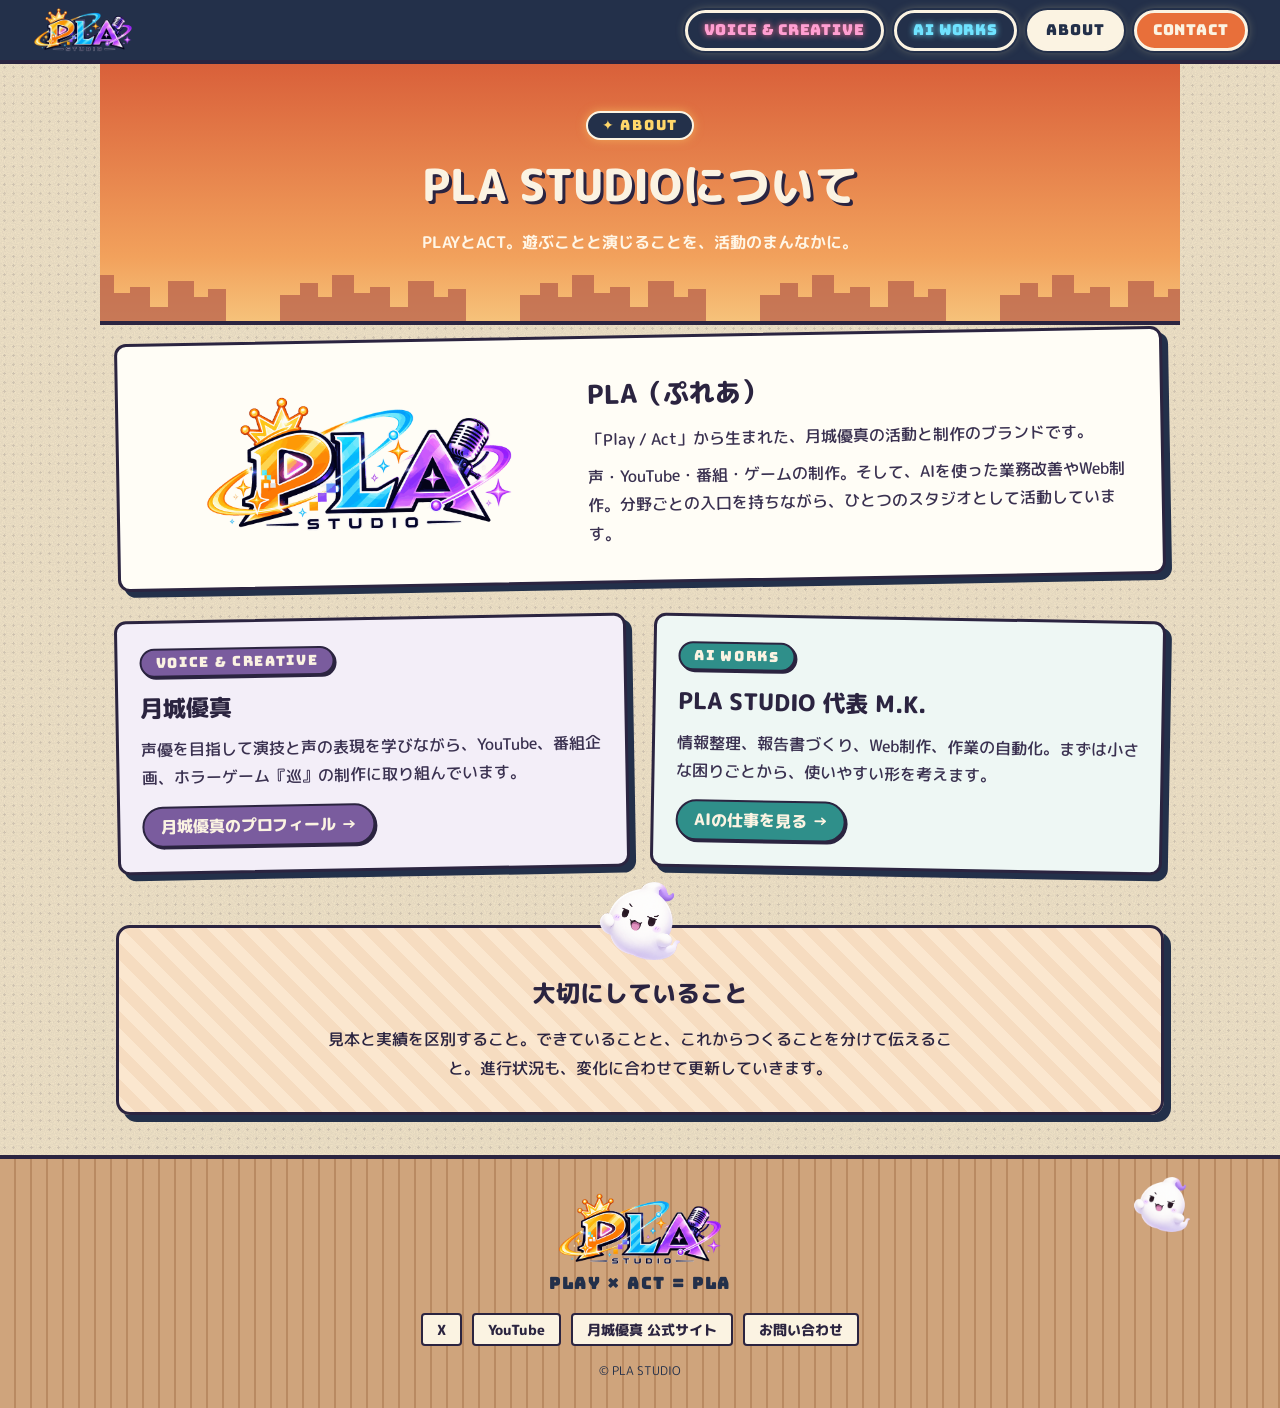
<file: about/index.html>
<!doctype html>
<html lang="ja">
<head>
<meta charset="utf-8">
<meta name="viewport" content="width=device-width, initial-scale=1">
<title>ABOUT | PLA STUDIO</title>
<meta name="description" content="遊ぶと演じるから生まれたPLA STUDIO。AIの業務改善・Web制作、声・番組・ゲームの活動と進行状況。">
<link rel="icon" href="../img/punii.png">
<link rel="apple-touch-icon" href="../img/apple-touch-icon.png">
<meta name="theme-color" content="#23304a">
<meta property="og:type" content="website">
<meta property="og:site_name" content="PLA STUDIO">
<meta property="og:title" content="ABOUT | PLA STUDIO">
<meta property="og:description" content="遊ぶと演じるから生まれたPLA STUDIO。AIの業務改善・Web制作、声・番組・ゲームの活動と進行状況。">
<meta property="og:url" content="https://nukomaru93-tech.github.io/pla-studio/about/">
<meta property="og:image" content="https://nukomaru93-tech.github.io/pla-studio/img/og.jpg">
<meta name="twitter:card" content="summary_large_image">
<link rel="preconnect" href="https://fonts.googleapis.com"><link rel="preconnect" href="https://fonts.gstatic.com" crossorigin><link href="https://fonts.googleapis.com/css2?family=M+PLUS+Rounded+1c:wght@500;700;800&family=Baloo+2:wght@700;800&family=Bungee&display=swap" rel="stylesheet">
<link rel="stylesheet" href="../style.css">
<link rel="stylesheet" href="../retro.css">

</head>
<body>
<div class="bg" aria-hidden="true">
  <span class="blob b1"></span><span class="blob b2"></span><span class="blob b3"></span>
  <span class="spark s1">✦</span><span class="spark s2">✦</span><span class="spark s3">✦</span><span class="spark s4">✦</span>
</div>

<header class="site-header">
  <a href=".././" class="brand" aria-label="PLA STUDIO トップ"><img src="../img/logo.png" alt="PLA STUDIO"></a>
  <button class="menu-btn" aria-label="メニュー" aria-expanded="false"><span></span><span></span><span></span></button>
  <nav aria-label="メインメニュー">
    <a href="../creative/" class="c-purple">VOICE &amp; CREATIVE</a>
    <a href="../ai-works/" class="c-blue">AI WORKS</a>
    <a href="../about/" class="c-orange" aria-current="page">ABOUT</a>
    <a href="../contact/" class="nav-contact">CONTACT</a>
  </nav>
</header>

<main>

<div class="page-intro">
  <span class="eyebrow">✦ ABOUT</span>
  <h1>PLA STUDIOについて</h1>
  <p>PLAYとACT。遊ぶことと演じることを、活動のまんなかに。</p>
</div>
<section class="about-story tilt-l">
  <img src="../img/logo.png" alt="PLA STUDIO">
  <div>
    <h2>PLA（ぷれあ）</h2>
    <p>「Play / Act」から生まれた、月城優真の活動と制作のブランドです。</p>
    <p>声・YouTube・番組・ゲームの制作。そして、AIを使った業務改善やWeb制作。分野ごとの入口を持ちながら、ひとつのスタジオとして活動しています。</p>
  </div>
</section>
<div class="profile-grid">
  <section class="profile creative tilt-l">
    <span class="eyebrow">VOICE &amp; CREATIVE</span>
    <h2>月城優真</h2>
    <p>声優を目指して演技と声の表現を学びながら、YouTube、番組企画、ホラーゲーム『巡』の制作に取り組んでいます。</p>
    <a href="https://tsukishiro-yuma-official.nukomaru93.chatgpt.site/about" target="_blank" rel="noopener noreferrer">月城優真のプロフィール <b>→</b></a>
  </section>
  <section class="profile ai tilt-r">
    <span class="eyebrow">AI WORKS</span>
    <h2>PLA STUDIO 代表 M.K.</h2>
    <p>情報整理、報告書づくり、Web制作、作業の自動化。まずは小さな困りごとから、使いやすい形を考えます。</p>
    <a href="../ai-works/">AIの仕事を見る <b>→</b></a>
  </section>
</div>
<section class="about-principles">
  <img class="principles-punii float" src="../img/punii.png" alt="">
  <h2>大切にしていること</h2>
  <p>見本と実績を区別すること。できていることと、これからつくることを分けて伝えること。進行状況も、変化に合わせて更新していきます。</p>
</section>

</main>

<footer class="site-footer">
  <div class="footer-brand"><img src="../img/logo.png" alt="PLA STUDIO"><p>PLAY × ACT = PLA</p></div>
  <div class="footer-links">
    <a href="https://x.com/core_guida" target="_blank" rel="noopener noreferrer">X</a>
    <a href="https://youtube.com/channel/UCrcAtT0U9TiRETtkgq9L0mA" target="_blank" rel="noopener noreferrer">YouTube</a>
    <a href="https://tsukishiro-yuma-official.nukomaru93.chatgpt.site" target="_blank" rel="noopener noreferrer">月城優真 公式サイト</a>
    <a href="../contact/">お問い合わせ</a>
  </div>
  <img class="footer-punii float" src="../img/punii.png" alt="">
  <p class="copyright">© PLA STUDIO</p>
</footer>
<script src="../script.js"></script>

</body>
</html>
</file>
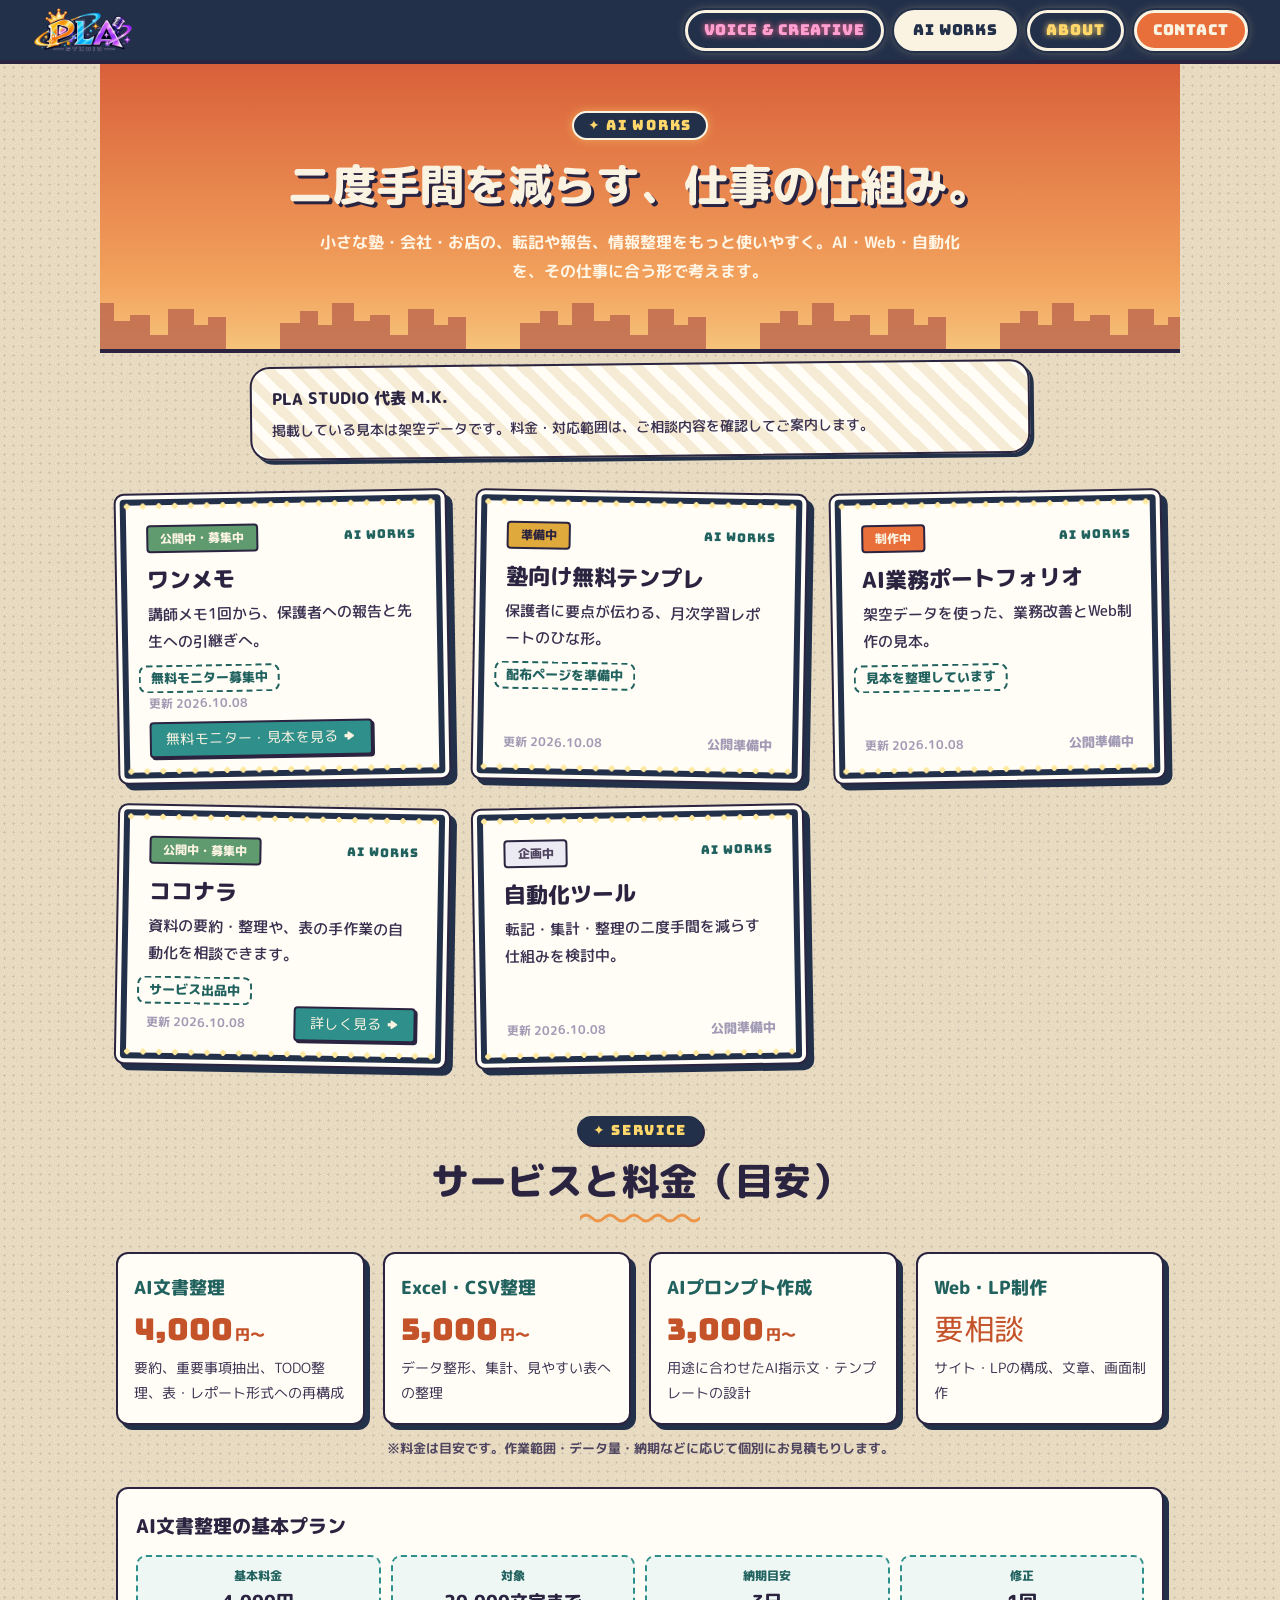
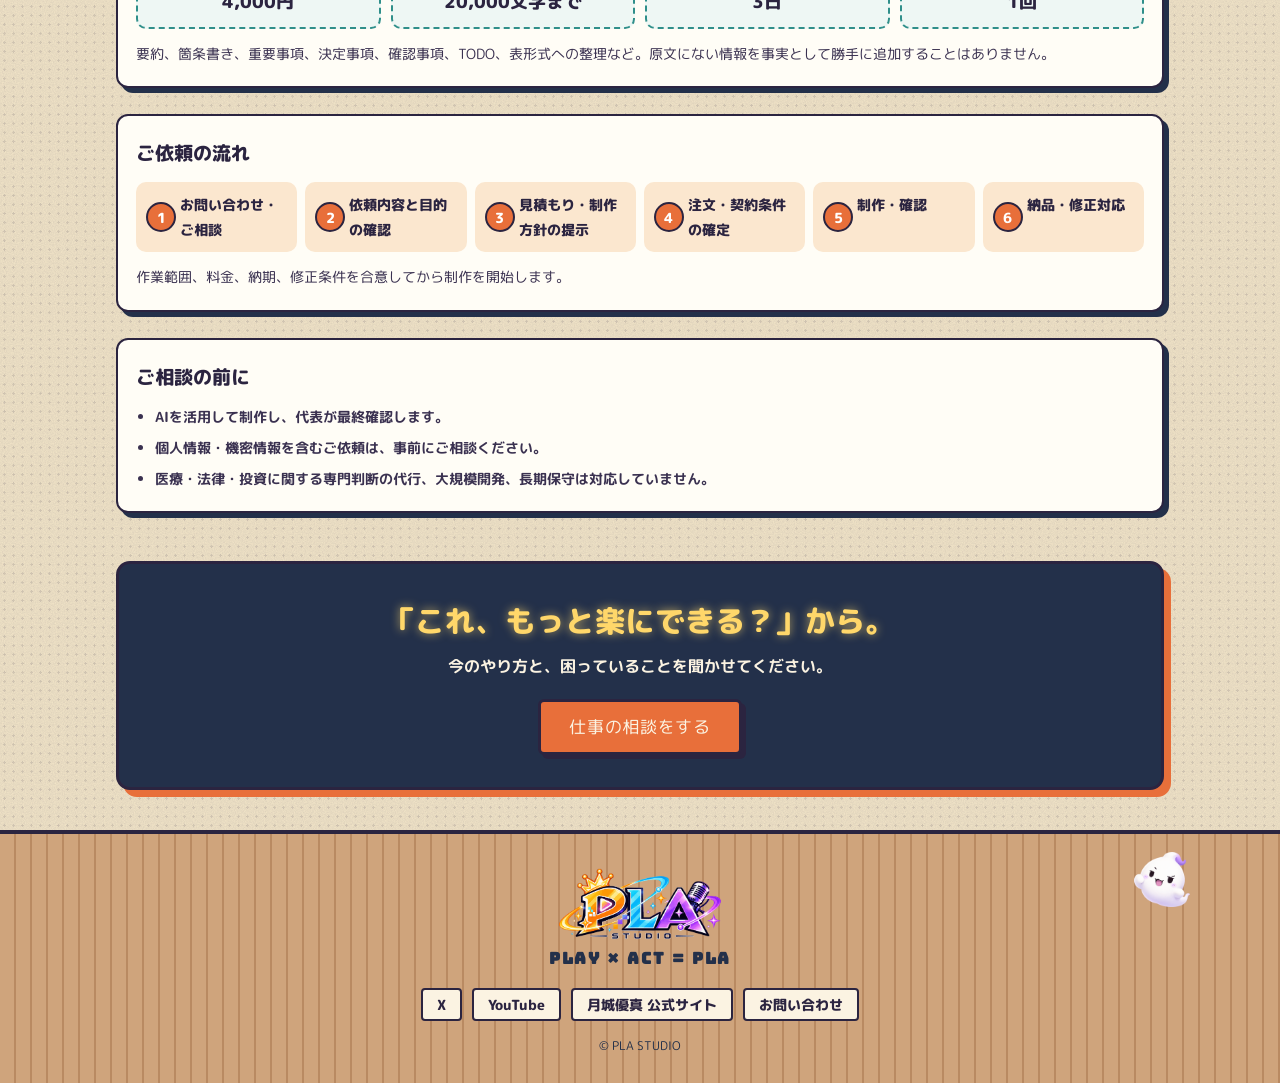
<file: ai-works/index.html>
<!doctype html>
<html lang="ja">
<head>
<meta charset="utf-8">
<meta name="viewport" content="width=device-width, initial-scale=1">
<title>AI WORKS | PLA STUDIO</title>
<meta name="description" content="遊ぶと演じるから生まれたPLA STUDIO。AIの業務改善・Web制作、声・番組・ゲームの活動と進行状況。">
<link rel="icon" href="../img/punii.png">
<link rel="apple-touch-icon" href="../img/apple-touch-icon.png">
<meta name="theme-color" content="#23304a">
<meta property="og:type" content="website">
<meta property="og:site_name" content="PLA STUDIO">
<meta property="og:title" content="AI WORKS | PLA STUDIO">
<meta property="og:description" content="遊ぶと演じるから生まれたPLA STUDIO。AIの業務改善・Web制作、声・番組・ゲームの活動と進行状況。">
<meta property="og:url" content="https://nukomaru93-tech.github.io/pla-studio/ai-works/">
<meta property="og:image" content="https://nukomaru93-tech.github.io/pla-studio/img/og.jpg">
<meta name="twitter:card" content="summary_large_image">
<link rel="preconnect" href="https://fonts.googleapis.com"><link rel="preconnect" href="https://fonts.gstatic.com" crossorigin><link href="https://fonts.googleapis.com/css2?family=M+PLUS+Rounded+1c:wght@500;700;800&family=Baloo+2:wght@700;800&family=Bungee&display=swap" rel="stylesheet">
<link rel="stylesheet" href="../style.css">
<link rel="stylesheet" href="../retro.css">

</head>
<body>
<div class="bg" aria-hidden="true">
  <span class="blob b1"></span><span class="blob b2"></span><span class="blob b3"></span>
  <span class="spark s1">✦</span><span class="spark s2">✦</span><span class="spark s3">✦</span><span class="spark s4">✦</span>
</div>

<header class="site-header">
  <a href=".././" class="brand" aria-label="PLA STUDIO トップ"><img src="../img/logo.png" alt="PLA STUDIO"></a>
  <button class="menu-btn" aria-label="メニュー" aria-expanded="false"><span></span><span></span><span></span></button>
  <nav aria-label="メインメニュー">
    <a href="../creative/" class="c-purple">VOICE &amp; CREATIVE</a>
    <a href="../ai-works/" class="c-blue" aria-current="page">AI WORKS</a>
    <a href="../about/" class="c-orange">ABOUT</a>
    <a href="../contact/" class="nav-contact">CONTACT</a>
  </nav>
</header>

<main>

<div class="page-intro ai">
  <span class="eyebrow">✦ AI WORKS</span>
  <h1>二度手間を減らす、仕事の仕組み。</h1>
  <p>小さな塾・会社・お店の、転記や報告、情報整理をもっと使いやすく。AI・Web・自動化を、その仕事に合う形で考えます。</p>
</div>
<div class="department-note ai">
  <span>PLA STUDIO 代表 M.K.</span>
  <p>掲載している見本は架空データです。料金・対応範囲は、ご相談内容を確認してご案内します。</p>
</div>
<div class="projects-grid">
    <article class="project-card ai tilt-l">
      <div class="card-top">
        <span class="status status-3">公開中・募集中</span>
        <span class="project-dept">AI WORKS</span>
      </div>
      <h3>ワンメモ</h3>
      <p class="project-description">講師メモ1回から、保護者への報告と先生への引継ぎへ。</p>
      <p class="status-note">無料モニター募集中</p>
      <div class="card-bottom">
        <time>更新 2026.10.08</time>
        <a class="card-link" href="https://onememo.nukomaru93.chatgpt.site" target="_blank" rel="noopener noreferrer">無料モニター・見本を見る <b>→</b></a>
      </div>
    </article>
    <article class="project-card ai tilt-r">
      <div class="card-top">
        <span class="status status-2">準備中</span>
        <span class="project-dept">AI WORKS</span>
      </div>
      <h3>塾向け無料テンプレ</h3>
      <p class="project-description">保護者に要点が伝わる、月次学習レポートのひな形。</p>
      <p class="status-note">配布ページを準備中</p>
      <div class="card-bottom">
        <time>更新 2026.10.08</time>
        <span class="not-ready">公開準備中</span>
      </div>
    </article>
    <article class="project-card ai tilt-l">
      <div class="card-top">
        <span class="status status-1">制作中</span>
        <span class="project-dept">AI WORKS</span>
      </div>
      <h3>AI業務ポートフォリオ</h3>
      <p class="project-description">架空データを使った、業務改善とWeb制作の見本。</p>
      <p class="status-note">見本を整理しています</p>
      <div class="card-bottom">
        <time>更新 2026.10.08</time>
        <span class="not-ready">公開準備中</span>
      </div>
    </article>
    <article class="project-card ai tilt-r">
      <div class="card-top">
        <span class="status status-3">公開中・募集中</span>
        <span class="project-dept">AI WORKS</span>
      </div>
      <h3>ココナラ</h3>
      <p class="project-description">資料の要約・整理や、表の手作業の自動化を相談できます。</p>
      <p class="status-note">サービス出品中</p>
      <div class="card-bottom">
        <time>更新 2026.10.08</time>
        <a class="card-link" href="https://coconala.com/users/6075432" target="_blank" rel="noopener noreferrer">詳しく見る <b>→</b></a>
      </div>
    </article>
    <article class="project-card ai tilt-l">
      <div class="card-top">
        <span class="status status-0">企画中</span>
        <span class="project-dept">AI WORKS</span>
      </div>
      <h3>自動化ツール</h3>
      <p class="project-description">転記・集計・整理の二度手間を減らす仕組みを検討中。</p>
      
      <div class="card-bottom">
        <time>更新 2026.10.08</time>
        <span class="not-ready">公開準備中</span>
      </div>
    </article>
</div>
<section class="price">
  <div class="section-heading">
    <span class="eyebrow">✦ SERVICE</span>
    <h2>サービスと料金（目安）</h2>
  </div>
  <div class="price-grid">
    <article class="price-card">
      <h3>AI文書整理</h3>
      <p class="yen">4,000<small>円〜</small></p>
      <p>要約、重要事項抽出、TODO整理、表・レポート形式への再構成</p>
    </article>
    <article class="price-card">
      <h3>Excel・CSV整理</h3>
      <p class="yen">5,000<small>円〜</small></p>
      <p>データ整形、集計、見やすい表への整理</p>
    </article>
    <article class="price-card">
      <h3>AIプロンプト作成</h3>
      <p class="yen">3,000<small>円〜</small></p>
      <p>用途に合わせたAI指示文・テンプレートの設計</p>
    </article>
    <article class="price-card">
      <h3>Web・LP制作</h3>
      <p class="yen">要相談</p>
      <p>サイト・LPの構成、文章、画面制作</p>
    </article>
  </div>
  <p class="price-note">※料金は目安です。作業範囲・データ量・納期などに応じて個別にお見積もりします。</p>

  <div class="plan">
    <h3>AI文書整理の基本プラン</h3>
    <dl>
      <div><dt>基本料金</dt><dd>4,000円</dd></div>
      <div><dt>対象</dt><dd>20,000文字まで</dd></div>
      <div><dt>納期目安</dt><dd>3日</dd></div>
      <div><dt>修正</dt><dd>1回</dd></div>
    </dl>
    <p>要約、箇条書き、重要事項、決定事項、確認事項、TODO、表形式への整理など。原文にない情報を事実として勝手に追加することはありません。</p>
  </div>

  <div class="flow">
    <h3>ご依頼の流れ</h3>
    <ol>
      <li>お問い合わせ・ご相談</li>
      <li>依頼内容と目的の確認</li>
      <li>見積もり・制作方針の提示</li>
      <li>注文・契約条件の確定</li>
      <li>制作・確認</li>
      <li>納品・修正対応</li>
    </ol>
    <p>作業範囲、料金、納期、修正条件を合意してから制作を開始します。</p>
  </div>

  <div class="before">
    <h3>ご相談の前に</h3>
    <ul>
      <li>AIを活用して制作し、代表が最終確認します。</li>
      <li>個人情報・機密情報を含むご依頼は、事前にご相談ください。</li>
      <li>医療・法律・投資に関する専門判断の代行、大規模開発、長期保守は対応していません。</li>
    </ul>
  </div>
</section>
<div class="contact-strip ai">
  <h2>「これ、もっと楽にできる？」から。</h2>
  <p>今のやり方と、困っていることを聞かせてください。</p>
  <a class="button" href="../contact/?type=ai">仕事の相談をする</a>
</div>

</main>

<footer class="site-footer">
  <div class="footer-brand"><img src="../img/logo.png" alt="PLA STUDIO"><p>PLAY × ACT = PLA</p></div>
  <div class="footer-links">
    <a href="https://x.com/core_guida" target="_blank" rel="noopener noreferrer">X</a>
    <a href="https://youtube.com/channel/UCrcAtT0U9TiRETtkgq9L0mA" target="_blank" rel="noopener noreferrer">YouTube</a>
    <a href="https://tsukishiro-yuma-official.nukomaru93.chatgpt.site" target="_blank" rel="noopener noreferrer">月城優真 公式サイト</a>
    <a href="../contact/">お問い合わせ</a>
  </div>
  <img class="footer-punii float" src="../img/punii.png" alt="">
  <p class="copyright">© PLA STUDIO</p>
</footer>
<script src="../script.js"></script>

</body>
</html>
</file>
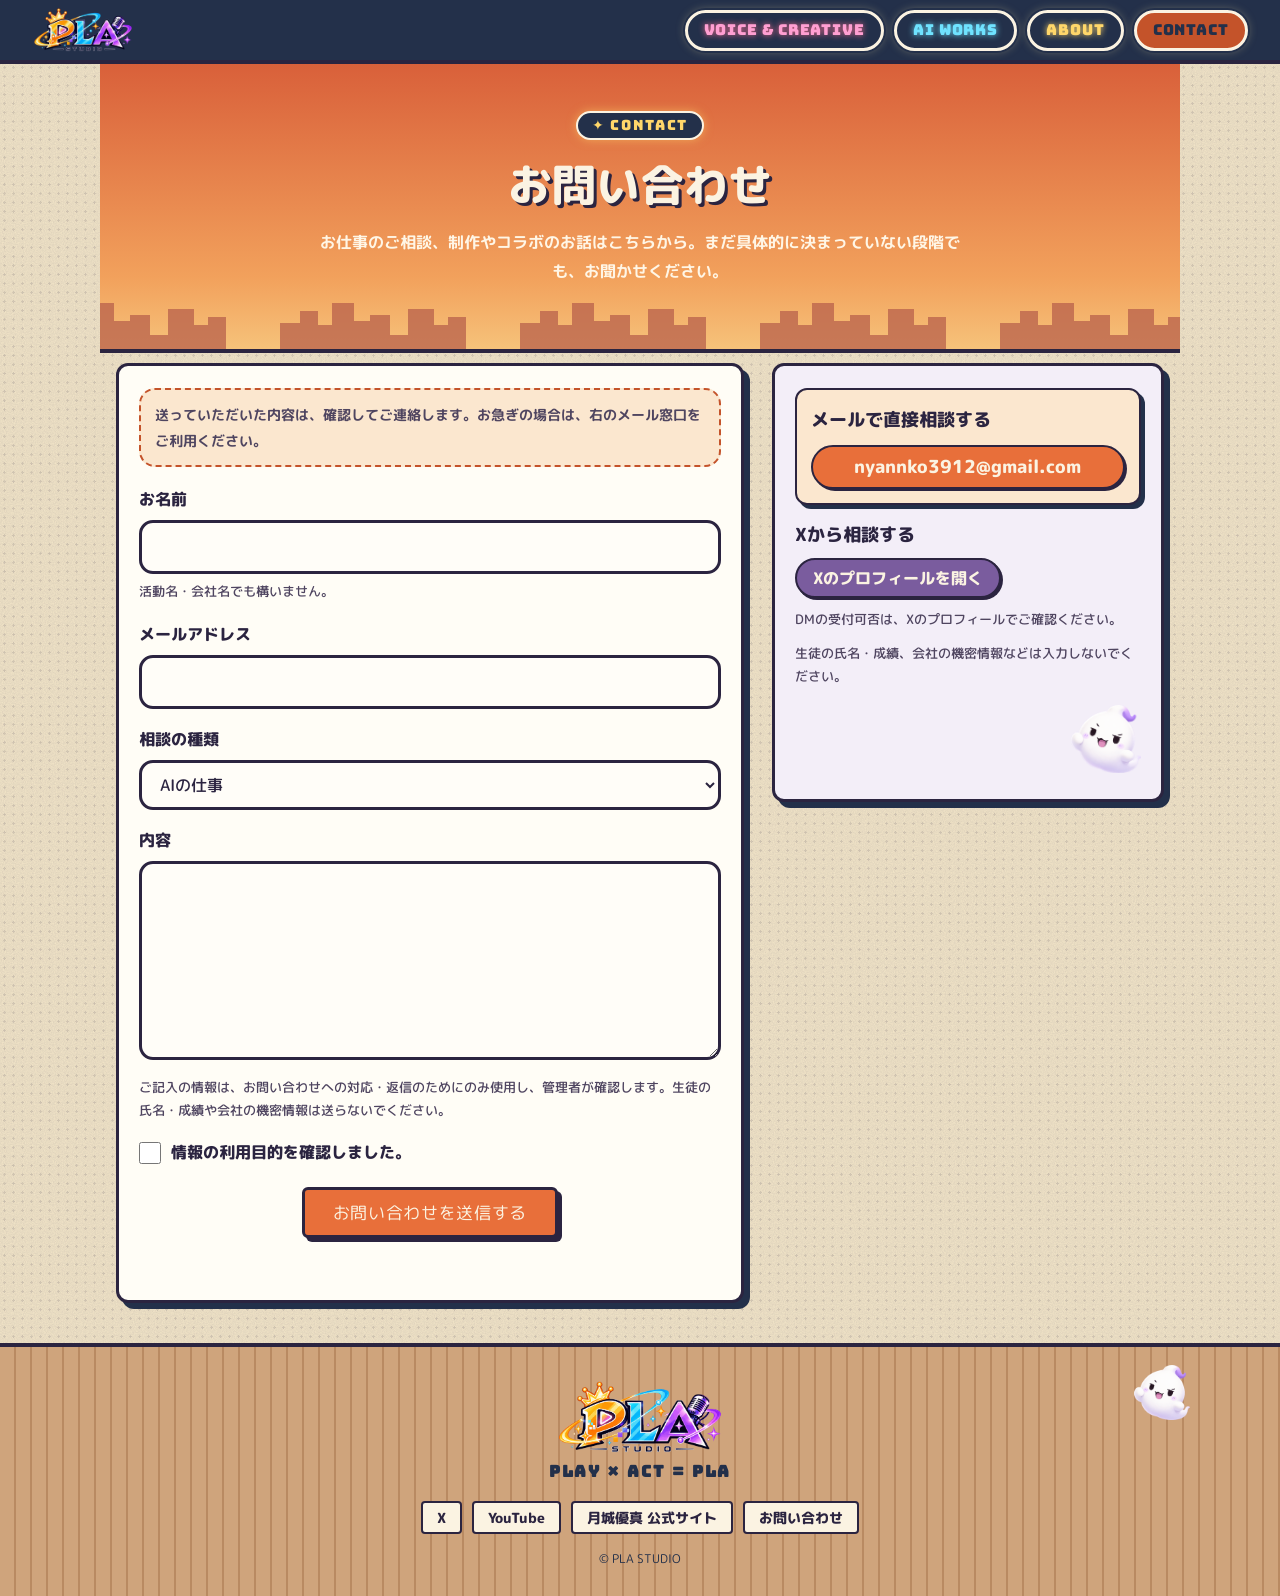
<file: contact/index.html>
<!doctype html>
<html lang="ja">
<head>
<meta charset="utf-8">
<meta name="viewport" content="width=device-width, initial-scale=1">
<title>CONTACT | PLA STUDIO</title>
<meta name="description" content="遊ぶと演じるから生まれたPLA STUDIO。AIの業務改善・Web制作、声・番組・ゲームの活動と進行状況。">
<link rel="icon" href="../img/punii.png">
<link rel="apple-touch-icon" href="../img/apple-touch-icon.png">
<meta name="theme-color" content="#23304a">
<meta property="og:type" content="website">
<meta property="og:site_name" content="PLA STUDIO">
<meta property="og:title" content="CONTACT | PLA STUDIO">
<meta property="og:description" content="遊ぶと演じるから生まれたPLA STUDIO。AIの業務改善・Web制作、声・番組・ゲームの活動と進行状況。">
<meta property="og:url" content="https://nukomaru93-tech.github.io/pla-studio/contact/">
<meta property="og:image" content="https://nukomaru93-tech.github.io/pla-studio/img/og.jpg">
<meta name="twitter:card" content="summary_large_image">
<link rel="preconnect" href="https://fonts.googleapis.com"><link rel="preconnect" href="https://fonts.gstatic.com" crossorigin><link href="https://fonts.googleapis.com/css2?family=M+PLUS+Rounded+1c:wght@500;700;800&family=Baloo+2:wght@700;800&family=Bungee&display=swap" rel="stylesheet">
<link rel="stylesheet" href="../style.css">
<link rel="stylesheet" href="../retro.css">

</head>
<body>
<div class="bg" aria-hidden="true">
  <span class="blob b1"></span><span class="blob b2"></span><span class="blob b3"></span>
  <span class="spark s1">✦</span><span class="spark s2">✦</span><span class="spark s3">✦</span><span class="spark s4">✦</span>
</div>

<header class="site-header">
  <a href=".././" class="brand" aria-label="PLA STUDIO トップ"><img src="../img/logo.png" alt="PLA STUDIO"></a>
  <button class="menu-btn" aria-label="メニュー" aria-expanded="false"><span></span><span></span><span></span></button>
  <nav aria-label="メインメニュー">
    <a href="../creative/" class="c-purple">VOICE &amp; CREATIVE</a>
    <a href="../ai-works/" class="c-blue">AI WORKS</a>
    <a href="../about/" class="c-orange">ABOUT</a>
    <a href="../contact/" class="nav-contact" aria-current="page">CONTACT</a>
  </nav>
</header>

<main>

<div class="page-intro">
  <span class="eyebrow">✦ CONTACT</span>
  <h1>お問い合わせ</h1>
  <p>お仕事のご相談、制作やコラボのお話はこちらから。まだ具体的に決まっていない段階でも、お聞かせください。</p>
</div>
<div class="contact-layout">
  <div class="form-box">
    <div class="notice">送っていただいた内容は、確認してご連絡します。お急ぎの場合は、右のメール窓口をご利用ください。</div>
    <form class="fields" id="contact-form" data-gform="https://docs.google.com/forms/d/e/1FAIpQLSfMH8k3FhMLiOD3Utloi92yQxEk7o5iOVKJJaO2bA5w5TO5Ww/formResponse" data-entries='{"name": "entry.1622451451", "email": "entry.1259991151", "type": "entry.190119222", "message": "entry.1371673980"}'>
      <label>お名前
        <input name="name" type="text" required>
        <small class="privacy-copy">活動名・会社名でも構いません。</small>
      </label>
      <label>メールアドレス
        <input name="email" type="email" required>
      </label>
      <label>相談の種類
        <select name="type">
          <option>AIの仕事</option>
          <option>声優</option>
          <option>番組</option>
          <option>その他</option>
        </select>
      </label>
      <label>内容
        <textarea name="message" rows="6" required></textarea>
      </label>
      <div class="hp" aria-hidden="true"><input name="website" type="text" tabindex="-1" autocomplete="off"></div>
      <p class="privacy-copy">ご記入の情報は、お問い合わせへの対応・返信のためにのみ使用し、管理者が確認します。生徒の氏名・成績や会社の機密情報は送らないでください。</p>
      <label class="consent">
        <input name="consent" type="checkbox" required>
        <span>情報の利用目的を確認しました。</span>
      </label>
      <button class="button" type="submit">お問い合わせを送信する</button>
      <p class="form-result" role="status"></p>
    </form>
  </div>
  <aside class="contact-other">
    <div class="mail-box">
      <h2>メールで直接相談する</h2>
      <a class="mail-big" href="mailto:nyannko3912@gmail.com">nyannko3912@gmail.com</a>
    </div>
    <h2>Xから相談する</h2>
    <a href="https://x.com/core_guida" target="_blank" rel="noopener noreferrer">Xのプロフィールを開く</a>
    <p>DMの受付可否は、Xのプロフィールでご確認ください。</p>
    <p>生徒の氏名・成績、会社の機密情報などは入力しないでください。</p>
    <img class="aside-punii float" src="../img/punii.png" alt="">
  </aside>
</div>

</main>

<footer class="site-footer">
  <div class="footer-brand"><img src="../img/logo.png" alt="PLA STUDIO"><p>PLAY × ACT = PLA</p></div>
  <div class="footer-links">
    <a href="https://x.com/core_guida" target="_blank" rel="noopener noreferrer">X</a>
    <a href="https://youtube.com/channel/UCrcAtT0U9TiRETtkgq9L0mA" target="_blank" rel="noopener noreferrer">YouTube</a>
    <a href="https://tsukishiro-yuma-official.nukomaru93.chatgpt.site" target="_blank" rel="noopener noreferrer">月城優真 公式サイト</a>
    <a href="../contact/">お問い合わせ</a>
  </div>
  <img class="footer-punii float" src="../img/punii.png" alt="">
  <p class="copyright">© PLA STUDIO</p>
</footer>
<script src="../script.js"></script>

</body>
</html>
</file>
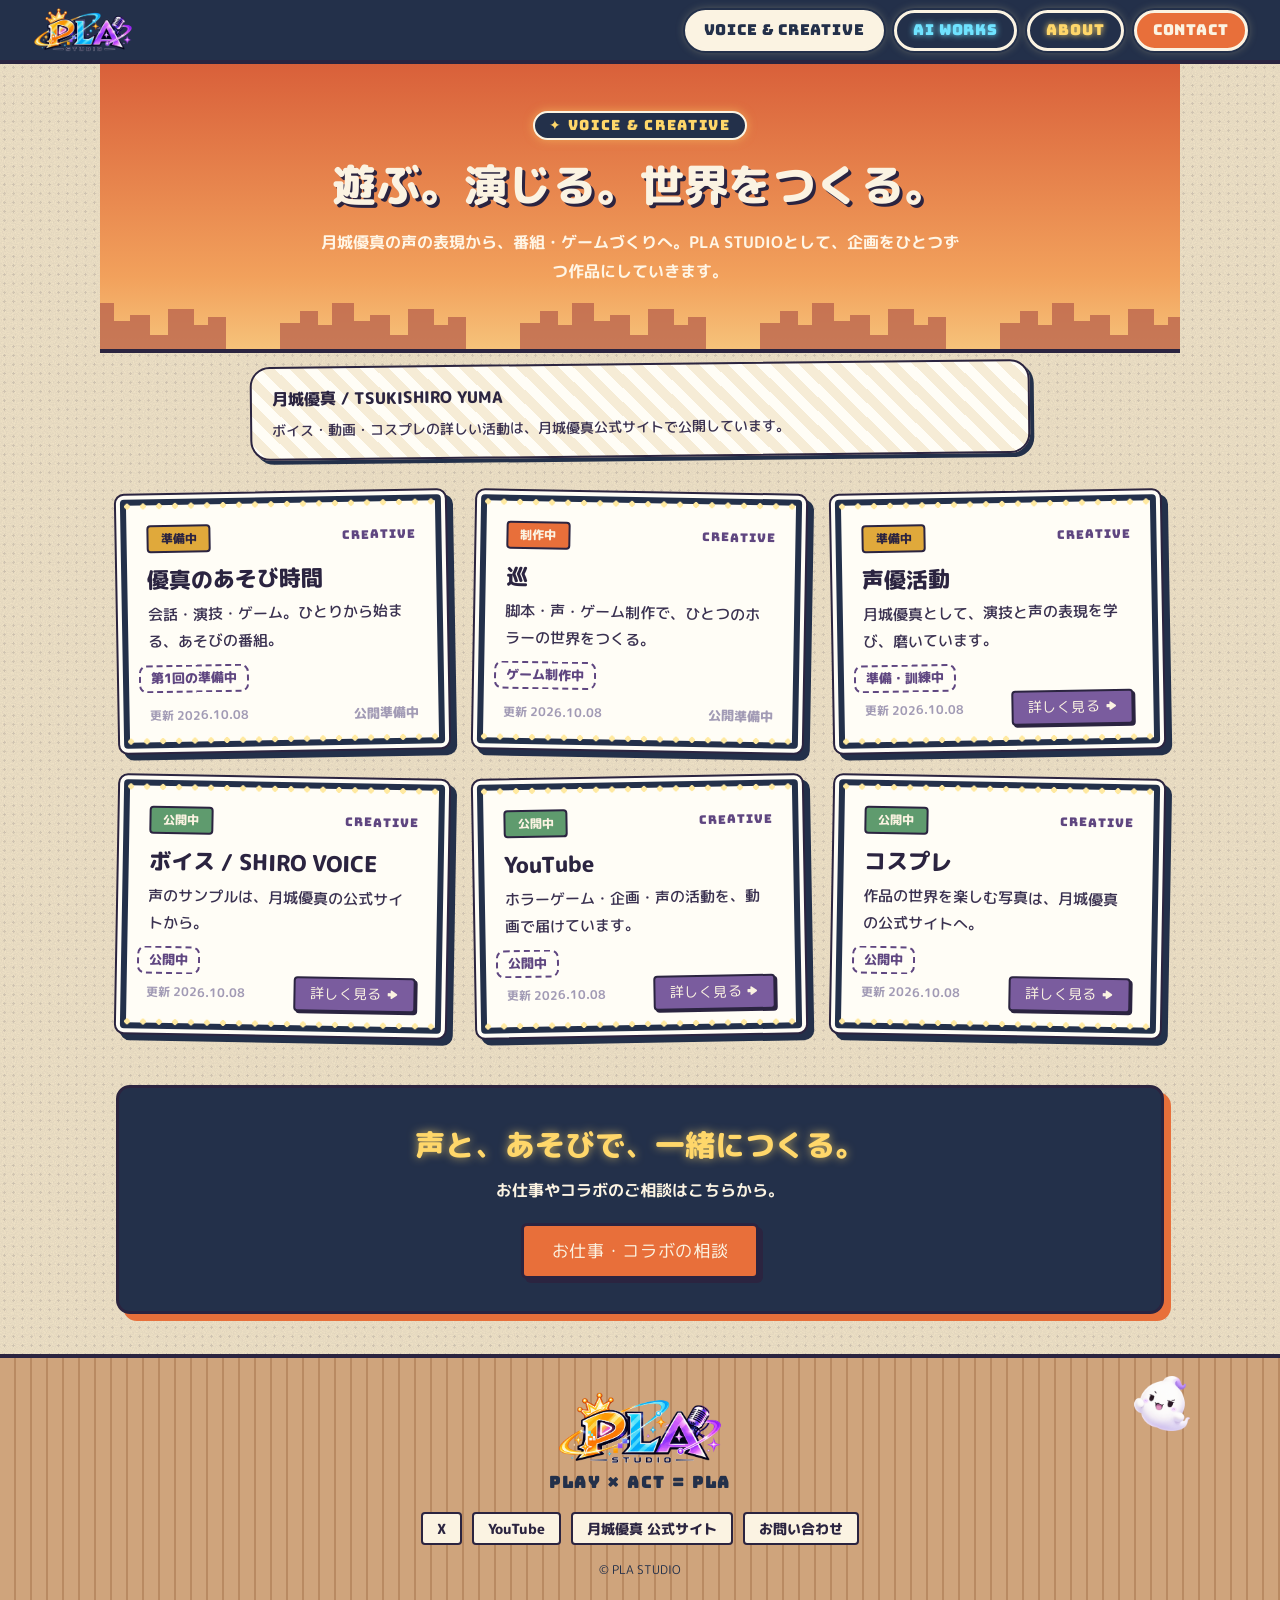
<file: creative/index.html>
<!doctype html>
<html lang="ja">
<head>
<meta charset="utf-8">
<meta name="viewport" content="width=device-width, initial-scale=1">
<title>VOICE & CREATIVE | PLA STUDIO</title>
<meta name="description" content="遊ぶと演じるから生まれたPLA STUDIO。AIの業務改善・Web制作、声・番組・ゲームの活動と進行状況。">
<link rel="icon" href="../img/punii.png">
<link rel="apple-touch-icon" href="../img/apple-touch-icon.png">
<meta name="theme-color" content="#23304a">
<meta property="og:type" content="website">
<meta property="og:site_name" content="PLA STUDIO">
<meta property="og:title" content="VOICE & CREATIVE | PLA STUDIO">
<meta property="og:description" content="遊ぶと演じるから生まれたPLA STUDIO。AIの業務改善・Web制作、声・番組・ゲームの活動と進行状況。">
<meta property="og:url" content="https://nukomaru93-tech.github.io/pla-studio/creative/">
<meta property="og:image" content="https://nukomaru93-tech.github.io/pla-studio/img/og.jpg">
<meta name="twitter:card" content="summary_large_image">
<link rel="preconnect" href="https://fonts.googleapis.com"><link rel="preconnect" href="https://fonts.gstatic.com" crossorigin><link href="https://fonts.googleapis.com/css2?family=M+PLUS+Rounded+1c:wght@500;700;800&family=Baloo+2:wght@700;800&family=Bungee&display=swap" rel="stylesheet">
<link rel="stylesheet" href="../style.css">
<link rel="stylesheet" href="../retro.css">

</head>
<body>
<div class="bg" aria-hidden="true">
  <span class="blob b1"></span><span class="blob b2"></span><span class="blob b3"></span>
  <span class="spark s1">✦</span><span class="spark s2">✦</span><span class="spark s3">✦</span><span class="spark s4">✦</span>
</div>

<header class="site-header">
  <a href=".././" class="brand" aria-label="PLA STUDIO トップ"><img src="../img/logo.png" alt="PLA STUDIO"></a>
  <button class="menu-btn" aria-label="メニュー" aria-expanded="false"><span></span><span></span><span></span></button>
  <nav aria-label="メインメニュー">
    <a href="../creative/" class="c-purple" aria-current="page">VOICE &amp; CREATIVE</a>
    <a href="../ai-works/" class="c-blue">AI WORKS</a>
    <a href="../about/" class="c-orange">ABOUT</a>
    <a href="../contact/" class="nav-contact">CONTACT</a>
  </nav>
</header>

<main>

<div class="page-intro creative">
  <span class="eyebrow">✦ VOICE &amp; CREATIVE</span>
  <h1>遊ぶ。演じる。世界をつくる。</h1>
  <p>月城優真の声の表現から、番組・ゲームづくりへ。PLA STUDIOとして、企画をひとつずつ作品にしていきます。</p>
</div>
<div class="department-note creative">
  <span>月城優真 / TSUKISHIRO YUMA</span>
  <p>ボイス・動画・コスプレの詳しい活動は、月城優真公式サイトで公開しています。</p>
</div>
<div class="projects-grid">
    <article class="project-card creative tilt-l">
      <div class="card-top">
        <span class="status status-2">準備中</span>
        <span class="project-dept">CREATIVE</span>
      </div>
      <h3>優真のあそび時間</h3>
      <p class="project-description">会話・演技・ゲーム。ひとりから始まる、あそびの番組。</p>
      <p class="status-note">第1回の準備中</p>
      <div class="card-bottom">
        <time>更新 2026.10.08</time>
        <span class="not-ready">公開準備中</span>
      </div>
    </article>
    <article class="project-card creative tilt-r">
      <div class="card-top">
        <span class="status status-1">制作中</span>
        <span class="project-dept">CREATIVE</span>
      </div>
      <h3>巡</h3>
      <p class="project-description">脚本・声・ゲーム制作で、ひとつのホラーの世界をつくる。</p>
      <p class="status-note">ゲーム制作中</p>
      <div class="card-bottom">
        <time>更新 2026.10.08</time>
        <span class="not-ready">公開準備中</span>
      </div>
    </article>
    <article class="project-card creative tilt-l">
      <div class="card-top">
        <span class="status status-2">準備中</span>
        <span class="project-dept">CREATIVE</span>
      </div>
      <h3>声優活動</h3>
      <p class="project-description">月城優真として、演技と声の表現を学び、磨いています。</p>
      <p class="status-note">準備・訓練中</p>
      <div class="card-bottom">
        <time>更新 2026.10.08</time>
        <a class="card-link" href="https://tsukishiro-yuma-official.nukomaru93.chatgpt.site/about" target="_blank" rel="noopener noreferrer">詳しく見る <b>→</b></a>
      </div>
    </article>
    <article class="project-card creative tilt-r">
      <div class="card-top">
        <span class="status status-3">公開中</span>
        <span class="project-dept">CREATIVE</span>
      </div>
      <h3>ボイス / SHIRO VOICE</h3>
      <p class="project-description">声のサンプルは、月城優真の公式サイトから。</p>
      <p class="status-note">公開中</p>
      <div class="card-bottom">
        <time>更新 2026.10.08</time>
        <a class="card-link" href="https://tsukishiro-yuma-official.nukomaru93.chatgpt.site/voice" target="_blank" rel="noopener noreferrer">詳しく見る <b>→</b></a>
      </div>
    </article>
    <article class="project-card creative tilt-l">
      <div class="card-top">
        <span class="status status-3">公開中</span>
        <span class="project-dept">CREATIVE</span>
      </div>
      <h3>YouTube</h3>
      <p class="project-description">ホラーゲーム・企画・声の活動を、動画で届けています。</p>
      <p class="status-note">公開中</p>
      <div class="card-bottom">
        <time>更新 2026.10.08</time>
        <a class="card-link" href="https://tsukishiro-yuma-official.nukomaru93.chatgpt.site/youtube" target="_blank" rel="noopener noreferrer">詳しく見る <b>→</b></a>
      </div>
    </article>
    <article class="project-card creative tilt-r">
      <div class="card-top">
        <span class="status status-3">公開中</span>
        <span class="project-dept">CREATIVE</span>
      </div>
      <h3>コスプレ</h3>
      <p class="project-description">作品の世界を楽しむ写真は、月城優真の公式サイトへ。</p>
      <p class="status-note">公開中</p>
      <div class="card-bottom">
        <time>更新 2026.10.08</time>
        <a class="card-link" href="https://tsukishiro-yuma-official.nukomaru93.chatgpt.site/cosplay" target="_blank" rel="noopener noreferrer">詳しく見る <b>→</b></a>
      </div>
    </article>
</div>
<div class="contact-strip creative">
  <h2>声と、あそびで、一緒につくる。</h2>
  <p>お仕事やコラボのご相談はこちらから。</p>
  <a class="button" href="../contact/?type=voice">お仕事・コラボの相談</a>
</div>

</main>

<footer class="site-footer">
  <div class="footer-brand"><img src="../img/logo.png" alt="PLA STUDIO"><p>PLAY × ACT = PLA</p></div>
  <div class="footer-links">
    <a href="https://x.com/core_guida" target="_blank" rel="noopener noreferrer">X</a>
    <a href="https://youtube.com/channel/UCrcAtT0U9TiRETtkgq9L0mA" target="_blank" rel="noopener noreferrer">YouTube</a>
    <a href="https://tsukishiro-yuma-official.nukomaru93.chatgpt.site" target="_blank" rel="noopener noreferrer">月城優真 公式サイト</a>
    <a href="../contact/">お問い合わせ</a>
  </div>
  <img class="footer-punii float" src="../img/punii.png" alt="">
  <p class="copyright">© PLA STUDIO</p>
</footer>
<script src="../script.js"></script>

</body>
</html>
</file>
<file: style.css>
/* PLA STUDIO（ポップ版）：白が基本・楽しい感じ
   AI WORKS＝水色 / VOICE & CREATIVE＝むらさき / アクセント＝オレンジ */
:root {
  --orange: #ff9a1f;
  --orange-d: #ea7300;
  --orange-l: #fff1dc;
  --blue: #1fb8f0;
  --blue-d: #0a8fc7;
  --blue-l: #e3f7ff;
  --purple: #a45cf0;
  --purple-d: #7f3fd6;
  --purple-l: #f3eaff;
  --yellow: #ffd23f;
  --green: #2ec27e;
  --ink: #2a2140;
  --ink-soft: #5d5575;
  --mute: #a29bb5;
  --white: #ffffff;
  --round: 'M PLUS Rounded 1c', 'Hiragino Maru Gothic ProN', sans-serif;
  --pop: 'Baloo 2', 'M PLUS Rounded 1c', sans-serif;
}

* { box-sizing: border-box; margin: 0; padding: 0; }
html { scroll-behavior: smooth; }
body {
  font-family: var(--round);
  color: var(--ink);
  background: var(--white);
  background-image: radial-gradient(#ffe3c2 1.6px, transparent 1.6px);
  background-size: 26px 26px;
  line-height: 1.8;
  overflow-x: hidden;
  overflow-x: clip;
}
img { max-width: 100%; display: block; }
a { color: inherit; text-decoration: none; }
.mobile-break { display: inline; }
@media (min-width: 720px) { .mobile-break { display: none; } }

/* ---------- 背景のふわふわ ---------- */
.bg { position: fixed; inset: 0; z-index: -1; pointer-events: none; overflow: hidden; }
.blob { position: absolute; border-radius: 50%; filter: blur(50px); opacity: .28; }
.b1 { width: 320px; height: 320px; background: var(--orange); top: -100px; left: -120px; }
.b2 { width: 360px; height: 360px; background: var(--blue); top: 40%; right: -180px; }
.b3 { width: 300px; height: 300px; background: var(--purple); bottom: -120px; left: 18%; }
.spark { position: absolute; font-size: 22px; animation: twinkle 2.6s ease-in-out infinite; }
.s1 { color: var(--orange); top: 16%; left: 6%; }
.s2 { color: var(--blue); top: 32%; right: 7%; animation-delay: .6s; }
.s3 { color: var(--purple); top: 68%; left: 4%; animation-delay: 1.2s; font-size: 16px; }
.s4 { color: var(--orange); top: 86%; right: 12%; animation-delay: 1.8s; }
@keyframes twinkle { 0%, 100% { transform: scale(.6) rotate(0); opacity: .35; } 50% { transform: scale(1.2) rotate(20deg); opacity: 1; } }

/* ---------- ヘッダー ---------- */
.site-header {
  position: sticky; top: 0; z-index: 20;
  display: flex; align-items: center; justify-content: space-between;
  padding: 8px 16px;
  background: rgba(255, 255, 255, .92);
  backdrop-filter: blur(8px);
  border-bottom: 3px dashed #ffd9ae;
}
.brand img { height: 44px; width: auto; transition: transform .2s; }
.brand:hover img { transform: rotate(-4deg) scale(1.05); }
.menu-btn {
  width: 46px; height: 46px; border: 3px solid var(--ink); border-radius: 14px;
  background: var(--orange); box-shadow: 3px 3px 0 var(--ink);
  display: flex; flex-direction: column; justify-content: center; align-items: center; gap: 4px; cursor: pointer;
}
.menu-btn span { width: 20px; height: 3px; border-radius: 2px; background: var(--white); transition: .25s; }
.menu-btn[aria-expanded="true"] span:nth-child(1) { transform: translateY(7px) rotate(45deg); }
.menu-btn[aria-expanded="true"] span:nth-child(2) { opacity: 0; }
.menu-btn[aria-expanded="true"] span:nth-child(3) { transform: translateY(-7px) rotate(-45deg); }
.site-header nav {
  position: absolute; top: 100%; left: 0; right: 0;
  display: none; flex-direction: column; gap: 10px; padding: 16px;
  background: var(--white); border-bottom: 3px dashed #ffd9ae;
}
.site-header nav.is-open { display: flex; }
.site-header nav a {
  font-family: var(--pop); font-weight: 800; font-size: 18px; letter-spacing: .04em;
  padding: 8px 18px; border-radius: 999px; border: 3px solid var(--ink); background: var(--white);
  box-shadow: 3px 3px 0 var(--ink); text-align: center;
}
.site-header nav a.c-blue { color: var(--blue-d); }
.site-header nav a.c-purple { color: var(--purple-d); }
.site-header nav a.c-orange { color: var(--orange-d); }
.site-header nav a[aria-current="page"] { background: var(--yellow); color: var(--ink); }
.site-header nav a.nav-contact { background: var(--orange); color: var(--white); }
.site-header nav a.nav-contact[aria-current="page"] { background: var(--orange-d); }
@media (min-width: 900px) {
  .site-header { padding: 8px 32px; }
  .menu-btn { display: none; }
  .site-header nav { position: static; display: flex; flex-direction: row; padding: 0; border: 0; background: none; gap: 10px; }
  .site-header nav a { font-size: 15px; padding: 4px 16px; box-shadow: 2px 2px 0 var(--ink); transition: transform .15s; }
  .site-header nav a:hover { transform: translateY(-3px) rotate(-2deg); }
}

main { max-width: 1080px; margin: 0 auto; padding: 0 16px; }
.section { padding: 48px 0; }

/* ---------- 動き ---------- */
.pop-in { animation: popIn .7s cubic-bezier(.3, 1.6, .5, 1) both; }
.d1 { animation-delay: .15s; } .d2 { animation-delay: .3s; } .d3 { animation-delay: .45s; }
@keyframes popIn { from { opacity: 0; transform: scale(.6) translateY(20px); } to { opacity: 1; transform: none; } }
.float { animation: float 3s ease-in-out infinite; }
@keyframes float { 0%, 100% { transform: translateY(0) rotate(-6deg); } 50% { transform: translateY(-12px) rotate(6deg); } }
.tilt-l { transform: rotate(-1deg); }
.tilt-r { transform: rotate(1deg); }
.reveal { opacity: 0; translate: 0 24px; transition: opacity .6s, translate .6s cubic-bezier(.3, 1.4, .5, 1); }
.reveal.is-shown { opacity: 1; translate: 0 0; }

/* ---------- 見出し ---------- */
.eyebrow {
  display: inline-block; font-family: var(--pop); font-weight: 800; font-size: 14px; letter-spacing: .12em;
  color: var(--white); background: var(--orange); padding: 0 14px; border-radius: 999px;
  border: 2px solid var(--ink); box-shadow: 2px 2px 0 var(--ink);
}
.section-heading { text-align: center; margin-bottom: 28px; }
.section-heading h2 {
  margin-top: 10px; font-size: clamp(26px, 7vw, 38px); font-weight: 800; line-height: 1.35;
}
.section-heading h2::after {
  content: ""; display: block; width: 120px; height: 12px; margin: 6px auto 0;
  background: url("data:image/svg+xml,%3Csvg xmlns='http://www.w3.org/2000/svg' width='24' height='12'%3E%3Cpath d='M0 6 Q6 0 12 6 T24 6' fill='none' stroke='%23ff9a1f' stroke-width='3' stroke-linecap='round'/%3E%3C/svg%3E") repeat-x;
}
.section-heading p { margin-top: 6px; color: var(--ink-soft); font-weight: 700; }

/* ---------- HOME：HERO ---------- */
.home-hero { text-align: center; padding: 40px 0 28px; }
.hero-brand { position: relative; max-width: 600px; margin: 0 auto; }
.hero-brand > img:first-child { filter: drop-shadow(0 8px 0 rgba(42, 33, 64, .15)); }
.hero-punii { position: absolute; width: 21%; right: 0; top: -20%; }
@media (min-width: 720px) { .hero-punii { right: -5%; } }
.play-act { margin-top: 18px; display: flex; flex-wrap: wrap; justify-content: center; align-items: center; gap: 8px; }
.chip {
  font-family: var(--pop); font-weight: 800; font-size: clamp(20px, 5.5vw, 28px); line-height: 1.5; color: var(--white);
  padding: 0 18px; border-radius: 999px; border: 3px solid var(--ink); box-shadow: 3px 3px 0 var(--ink);
}
.chip-orange { background: var(--orange); transform: rotate(-4deg); }
.chip-blue { background: var(--blue); transform: rotate(3deg); }
.chip-purple { background: var(--purple); transform: rotate(-2deg); }
.op { font-family: var(--pop); font-size: 28px; font-weight: 800; color: var(--ink); }
.play-act small { width: 100%; font-weight: 800; letter-spacing: .3em; color: var(--ink-soft); margin-top: 2px; }
.home-hero h1 { margin-top: 18px; font-size: clamp(19px, 5.3vw, 40px); font-weight: 800; line-height: 1.45; }
.hero-copy { margin-top: 12px; font-weight: 700; font-size: clamp(15px, 4vw, 18px); color: var(--ink-soft); }

/* ---------- HOME：2つの入口 ---------- */
.entrances { display: grid; gap: 26px; padding: 20px 0 10px; }
@media (min-width: 760px) { .entrances { grid-template-columns: 1fr 1fr; } }
.entrance {
  position: relative; display: block; color: var(--white); overflow: hidden;
  border: 3px solid var(--ink); border-radius: 30px; padding: 26px 24px 24px;
  box-shadow: 7px 7px 0 var(--ink);
  transition: transform .25s cubic-bezier(.3, 1.6, .5, 1), box-shadow .25s;
}
.entrance::after {
  content: ""; position: absolute; width: 220px; height: 220px; border-radius: 50%;
  background: rgba(255, 255, 255, .18); right: -70px; top: -70px;
}
.entrance:hover { transform: translateY(-6px) scale(1.02); box-shadow: 10px 12px 0 var(--ink); }
.entrance.ai { background: linear-gradient(140deg, #52d3ff, var(--blue-d)); }
.entrance.creative { background: linear-gradient(140deg, #c693ff, var(--purple-d)); }
.entrance-index {
  display: inline-block; font-family: var(--pop); font-weight: 800; font-size: 13px; letter-spacing: .1em;
  background: var(--white); color: var(--ink); padding: 0 12px; border-radius: 999px; border: 2px solid var(--ink);
}
.entrance-star { position: absolute; right: 26px; top: 20px; font-size: 34px; color: var(--yellow); z-index: 1; animation: twinkle 2.4s ease-in-out infinite; }
.entrance h2 {
  font-family: var(--pop); font-weight: 800; font-size: clamp(34px, 9vw, 46px); line-height: 1.1; margin: 14px 0 8px;
  text-shadow: 3px 3px 0 var(--ink); -webkit-text-stroke: 1.5px var(--ink); paint-order: stroke fill;
}
.entrance p { font-weight: 800; font-size: 16px; }
.pill {
  display: inline-block; margin-top: 16px; font-weight: 800; background: var(--white); color: var(--ink);
  padding: 6px 18px; border-radius: 999px; border: 3px solid var(--ink); box-shadow: 3px 3px 0 var(--ink);
}
.pill b, .card-link b, .profile a b { display: inline-block; transition: transform .2s; }
.entrance:hover .pill b { transform: translateX(5px); }

/* ---------- カード ---------- */
.projects-grid { display: grid; gap: 24px; }
@media (min-width: 640px) { .projects-grid { grid-template-columns: 1fr 1fr; } }
@media (min-width: 960px) { .projects-grid:not(.two) { grid-template-columns: repeat(3, 1fr); } }
.project-card {
  position: relative; display: flex; flex-direction: column;
  background: var(--white); border: 3px solid var(--ink); border-radius: 24px; padding: 20px 20px 16px;
  box-shadow: 5px 5px 0 var(--ink);
  transition: transform .25s cubic-bezier(.3, 1.6, .5, 1), box-shadow .25s;
}
.project-card:hover { transform: translateY(-5px) rotate(0); box-shadow: 7px 9px 0 var(--ink); }
.project-card::before {
  content: ""; position: absolute; left: 18px; right: 18px; top: -3px; height: 8px; border-radius: 0 0 8px 8px;
}
.project-card.ai::before { background: var(--blue); }
.project-card.creative::before { background: var(--purple); }
.card-top { display: flex; align-items: center; justify-content: space-between; gap: 8px; }
.status {
  font-weight: 800; font-size: 12px; padding: 1px 12px; border-radius: 999px; border: 2px solid var(--ink);
}
.status-0 { background: #eceaf2; color: var(--ink-soft); }
.status-1 { background: var(--orange); color: var(--white); }
.status-2 { background: var(--yellow); color: var(--ink); }
.status-3 { background: var(--green); color: var(--white); }
.project-dept { font-family: var(--pop); font-weight: 800; font-size: 12px; letter-spacing: .08em; }
.project-card.ai .project-dept { color: var(--blue-d); }
.project-card.creative .project-dept { color: var(--purple-d); }
.project-card h3 { margin-top: 12px; font-size: 22px; font-weight: 800; line-height: 1.4; }
.project-description { margin-top: 6px; color: var(--ink-soft); font-weight: 500; font-size: 15px; }
.status-note {
  margin-top: 10px; align-self: flex-start; font-size: 13px; font-weight: 800;
  padding: 0 10px; border-radius: 8px; border: 2px dashed currentColor;
}
.project-card.ai .status-note { color: var(--blue-d); }
.project-card.creative .status-note { color: var(--purple-d); }
.card-bottom {
  margin-top: auto; padding-top: 14px; display: flex; align-items: center; justify-content: space-between; gap: 8px; flex-wrap: wrap;
}
.card-bottom time { font-size: 12px; color: var(--mute); font-weight: 700; }
.card-link {
  font-weight: 800; font-size: 14px; color: var(--white); padding: 3px 14px; border-radius: 999px;
  border: 2px solid var(--ink); box-shadow: 2px 2px 0 var(--ink);
}
.project-card.ai .card-link { background: var(--blue); }
.project-card.creative .card-link { background: var(--purple); }
.card-link:hover b { transform: translateX(4px); }
.not-ready { font-size: 13px; font-weight: 800; color: var(--mute); }

/* ---------- NEWS ---------- */
.news-list { max-width: 780px; margin: 0 auto; display: grid; gap: 14px; }
.news-list details {
  background: var(--white); border: 3px solid var(--ink); border-radius: 20px; box-shadow: 4px 4px 0 var(--ink);
  overflow: hidden;
}
.news-list summary {
  list-style: none; cursor: pointer; display: flex; align-items: center; gap: 12px; padding: 14px 18px; font-weight: 800;
}
.news-list summary::-webkit-details-marker { display: none; }
.news-list time {
  flex-shrink: 0; font-family: var(--pop); font-size: 13px; color: var(--white); background: var(--purple);
  padding: 0 10px; border-radius: 999px;
}
.news-list summary span { flex: 1; }
.news-list summary b {
  flex-shrink: 0; width: 30px; height: 30px; display: grid; place-items: center; border-radius: 50%;
  background: var(--orange); color: var(--white); border: 2px solid var(--ink); transition: transform .25s;
}
.news-list details[open] summary b { transform: rotate(45deg); }
.news-list details p { padding: 0 18px 16px; color: var(--ink-soft); font-weight: 500; border-top: 2px dashed #eee; padding-top: 12px; }

/* ---------- ボタン ---------- */
.button {
  display: inline-block; font-family: var(--round); font-weight: 800; font-size: 17px; color: var(--white); cursor: pointer;
  background: var(--orange); padding: 10px 28px; border-radius: 999px; border: 3px solid var(--ink);
  box-shadow: 4px 4px 0 var(--ink); transition: transform .15s, box-shadow .15s;
}
.button:hover { transform: translateY(-3px); box-shadow: 5px 7px 0 var(--ink); }
.button:active { transform: translateY(2px) scale(.96); box-shadow: 2px 2px 0 var(--ink); }
.button.outline { background: var(--white); color: var(--ink); }

/* ---------- HOME：ABOUT帯 ---------- */
.about-strip {
  position: relative; text-align: center; margin: 40px 0 20px; padding: 44px 20px 34px;
  background: var(--orange-l); border: 3px solid var(--ink); border-radius: 30px; box-shadow: 7px 7px 0 var(--ink);
}
.strip-punii { position: absolute; width: 84px; top: -48px; left: 50%; margin-left: -42px; }
.about-strip h2 { margin: 12px 0 20px; font-size: clamp(22px, 6vw, 32px); font-weight: 800; line-height: 1.5; }

/* ---------- 下のページ共通 ---------- */
.page-intro { text-align: center; padding: 44px 0 20px; }
.page-intro h1 { margin-top: 14px; font-size: clamp(26px, 7.4vw, 44px); font-weight: 800; line-height: 1.4; }
.page-intro p { max-width: 640px; margin: 12px auto 0; color: var(--ink-soft); font-weight: 700; }
.page-intro.ai .eyebrow { background: var(--blue); }
.page-intro.creative .eyebrow { background: var(--purple); }
.page-intro.ai h1 span, .page-intro.creative h1 span { display: inline; }

.department-note {
  display: flex; flex-direction: column; gap: 4px; max-width: 780px; margin: 10px auto 34px; padding: 16px 20px;
  border: 3px solid var(--ink); border-radius: 20px; box-shadow: 4px 4px 0 var(--ink); transform: rotate(-.6deg);
}
.department-note span { font-weight: 800; }
.department-note p { font-size: 14px; color: var(--ink-soft); font-weight: 500; }
.department-note.ai { background: var(--blue-l); }
.department-note.creative { background: var(--purple-l); }

.contact-strip {
  margin: 48px 0 20px; padding: 36px 20px 32px; text-align: center; color: var(--white);
  border: 3px solid var(--ink); border-radius: 30px; box-shadow: 7px 7px 0 var(--ink);
}
.contact-strip.ai { background: linear-gradient(140deg, #52d3ff, var(--blue-d)); }
.contact-strip.creative { background: linear-gradient(140deg, #c693ff, var(--purple-d)); }
.contact-strip h2 { font-size: clamp(21px, 5.6vw, 30px); font-weight: 800; line-height: 1.45; text-shadow: 2px 2px 0 rgba(42, 33, 64, .35); }
.contact-strip p { margin-top: 8px; font-weight: 700; }
.contact-strip .button { margin-top: 18px; }

/* ---------- ABOUT ---------- */
.about-story {
  display: grid; gap: 20px; align-items: center; margin-top: 10px; padding: 24px 22px;
  background: var(--white); border: 3px solid var(--ink); border-radius: 28px; box-shadow: 6px 6px 0 var(--ink);
}
.about-story img { max-width: 320px; margin: 0 auto; }
.about-story h2 { font-size: 26px; font-weight: 800; }
.about-story p { margin-top: 8px; font-weight: 500; }
@media (min-width: 760px) { .about-story { grid-template-columns: 1fr 1.3fr; padding: 32px; } }
.profile-grid { display: grid; gap: 24px; margin-top: 34px; }
@media (min-width: 760px) { .profile-grid { grid-template-columns: 1fr 1fr; } }
.profile {
  padding: 24px 22px; border: 3px solid var(--ink); border-radius: 26px; box-shadow: 6px 6px 0 var(--ink);
}
.profile.ai { background: var(--blue-l); }
.profile.creative { background: var(--purple-l); }
.profile.ai .eyebrow { background: var(--blue); }
.profile.creative .eyebrow { background: var(--purple); }
.profile h2 { margin-top: 10px; font-size: 23px; font-weight: 800; }
.profile p { margin-top: 6px; font-weight: 500; color: var(--ink-soft); }
.profile a {
  display: inline-block; margin-top: 14px; font-weight: 800; color: var(--white); padding: 4px 16px; border-radius: 999px;
  border: 2px solid var(--ink); box-shadow: 2px 2px 0 var(--ink);
}
.profile.ai a { background: var(--blue); }
.profile.creative a { background: var(--purple); }
.profile a:hover b { transform: translateX(4px); }
.about-principles {
  position: relative; margin: 54px 0 20px; padding: 44px 22px 30px; text-align: center;
  background: var(--orange-l); border: 3px solid var(--ink); border-radius: 30px; box-shadow: 7px 7px 0 var(--ink);
}
.principles-punii { position: absolute; width: 80px; top: -46px; left: 50%; margin-left: -40px; }
.about-principles h2 { font-size: 24px; font-weight: 800; }
.about-principles p { max-width: 640px; margin: 10px auto 0; font-weight: 500; }

/* ---------- CONTACT ---------- */
.contact-layout { display: grid; gap: 28px; margin: 10px 0 30px; }
@media (min-width: 900px) { .contact-layout { grid-template-columns: 1.6fr 1fr; align-items: start; } }
.form-box {
  background: var(--white); border: 3px solid var(--ink); border-radius: 28px; box-shadow: 6px 6px 0 var(--ink); padding: 22px 20px;
}
.notice {
  background: var(--orange-l); border: 2px dashed var(--orange-d); border-radius: 16px; padding: 12px 14px;
  font-size: 14px; font-weight: 700; color: var(--ink-soft);
}
.fields { display: grid; gap: 16px; margin-top: 18px; }
.fields label { display: grid; gap: 6px; font-weight: 800; }
.fields input[type="text"], .fields input[type="email"], .fields select, .fields textarea {
  font: inherit; font-weight: 500; color: var(--ink); width: 100%; padding: 10px 14px;
  border: 3px solid var(--ink); border-radius: 14px; background: #fffdf8; transition: box-shadow .15s, border-color .15s;
}
.fields input:focus, .fields select:focus, .fields textarea:focus { outline: none; border-color: var(--orange-d); box-shadow: 0 0 0 4px #ffd9ae; }
.fields textarea { resize: vertical; }
.privacy-copy { font-size: 13px; font-weight: 500; color: var(--ink-soft); }
.hp { position: absolute; left: -9999px; width: 1px; height: 1px; overflow: hidden; }
.consent { grid-template-columns: auto 1fr; align-items: center; gap: 10px !important; }
.consent input { width: 22px; height: 22px; accent-color: var(--orange); }
.fields .button { justify-self: center; margin-top: 4px; }
.form-result { text-align: center; font-weight: 800; color: var(--purple-d); min-height: 1.5em; }
.contact-other {
  position: relative; background: var(--purple-l); border: 3px solid var(--ink); border-radius: 28px;
  box-shadow: 6px 6px 0 var(--ink); padding: 22px 20px 26px;
}
.contact-other h2 { font-size: 18px; font-weight: 800; margin-top: 14px; }
.contact-other h2:first-child { margin-top: 0; }
.contact-other a {
  display: inline-block; margin-top: 6px; font-weight: 800; color: var(--white); background: var(--purple);
  padding: 4px 16px; border-radius: 999px; border: 2px solid var(--ink); box-shadow: 2px 2px 0 var(--ink); word-break: break-all;
}
.contact-other p { margin-top: 10px; font-size: 13px; color: var(--ink-soft); font-weight: 500; }
.aside-punii { width: 70px; margin: 16px 0 0 auto; }

/* ---------- フッター ---------- */
.site-footer {
  position: relative; margin-top: 40px; padding: 34px 16px 26px; text-align: center;
  background: var(--white); border-top: 3px dashed #ffd9ae;
}
.footer-brand img { width: 170px; margin: 0 auto; }
.footer-brand p { margin-top: 4px; font-family: var(--pop); font-weight: 800; letter-spacing: .12em; color: var(--ink-soft); }
.footer-links { margin-top: 14px; display: flex; flex-wrap: wrap; justify-content: center; gap: 8px 10px; }
.footer-links a {
  font-weight: 800; font-size: 14px; padding: 2px 14px; border-radius: 999px; border: 2px solid var(--ink); background: var(--white);
  transition: transform .15s, background .15s;
}
.footer-links a:hover { background: var(--yellow); transform: translateY(-2px); }
.footer-punii { position: absolute; width: 56px; right: 7%; top: 18px; }
.copyright { margin-top: 14px; font-size: 12px; color: var(--mute); }

@media (prefers-reduced-motion: reduce) {
  *, *::before, *::after { animation: none !important; transition: none !important; }
  .reveal { opacity: 1; translate: none; }
}
</file>
<file: retro.css>
/* レトロポップ（style.css の上にかぶせる）。読みやすさは白×ポップから：カードは明るく、スマホの見出しの影は弱く */
:root {
  --orange: #e86f3a;
  --orange-d: #c4532a;
  --orange-l: #f6dcc0;
  --blue: #2f8f8a;
  --blue-d: #21625f;
  --blue-l: #d6ece6;
  --purple: #7a5c9e;
  --purple-d: #5f4680;
  --purple-l: #e6dcef;
  --yellow: #e0a93b;
  --green: #5f9b6e;
  --ink: #2b2440;
  --ink-soft: #4f4560;
  --white: #fbf3e2;
  --pop: 'Bungee', 'M PLUS Rounded 1c', sans-serif;
}

/* 紙のざらざら＋網点 */
html { background: #f3e6c8; }
body {
  background-color: #f3e6c8;
  background-image:
    radial-gradient(rgba(43, 36, 64, .12) 1.2px, transparent 1.3px),
    url("data:image/svg+xml,%3Csvg xmlns='http://www.w3.org/2000/svg' width='160' height='160'%3E%3Cfilter id='n'%3E%3CfeTurbulence type='fractalNoise' baseFrequency='.9' numOctaves='2'/%3E%3CfeColorMatrix values='0 0 0 0 .17 0 0 0 0 .14 0 0 0 0 .2 0 0 0 .18 0'/%3E%3C/filter%3E%3Crect width='160' height='160' filter='url(%23n)'/%3E%3C/svg%3E");
  background-size: 9px 9px, 160px 160px;
}
.bg .blob { display: none; }
.spark { color: var(--yellow) !important; opacity: .6; }

/* ヘッダー：紺のネオン看板 */
.site-header { background: #23304a; border-bottom: 4px solid var(--ink); }
.site-header nav a { background: #23304a; color: #fbf3e2 !important; border-color: #fbf3e2; box-shadow: 0 0 0 2px #23304a, 0 0 10px rgba(255, 233, 160, .35); font-family: var(--pop); font-weight: 400; letter-spacing: .06em; }
.site-header nav a.c-blue { color: #6fe3ff !important; text-shadow: 0 0 6px #6fe3ff; }
.site-header nav a.c-purple { color: #ff9fd2 !important; text-shadow: 0 0 6px #ff6f91; }
.site-header nav a.c-orange { color: #ffd76a !important; text-shadow: 0 0 6px #ffd76a; }
.site-header nav a.nav-contact { background: var(--orange); color: #fbf3e2 !important; }
.site-header nav a[aria-current="page"] { background: #fbf3e2; color: #23304a !important; text-shadow: none; }
.menu-btn { background: var(--yellow); }

/* ページの見出し：夕焼けの帯＋遠くのビル */
.page-intro {
  position: relative; margin: 0 -16px; padding: 46px 16px 64px; color: #fbf3e2;
  background: linear-gradient(#d9603a, #f2a15c 75%, #f6c27a);
  border-bottom: 4px solid var(--ink);
}
.page-intro::after {
  content: ""; position: absolute; left: 0; right: 0; bottom: 0; height: 46px;
  background: url("data:image/svg+xml,%3Csvg xmlns='http://www.w3.org/2000/svg' width='240' height='46'%3E%3Cpath d='M0 46V20h20V8h18v14h14V0h22v18h16V12h20v20h18V6h26v16h14V14h18v32z' fill='%23b8604a' opacity='.75'/%3E%3C/svg%3E") repeat-x bottom/240px 46px;
}
.page-intro h1 { color: #fbf3e2; text-shadow: 3px 3px 0 var(--ink); }
.page-intro p { color: #fff6e6 !important; }
.page-intro .eyebrow { font-family: var(--pop); font-weight: 400; background: #23304a !important; color: #ffd76a; border-color: #fbf3e2; box-shadow: 0 0 10px rgba(255, 215, 106, .5); }

/* 部署のメモ：しましまの札 */
.department-note { background: repeating-linear-gradient(45deg, #fbf3e2 0 10px, #efe1bf 10px 20px) !important; border-width: 2px; box-shadow: 4px 4px 0 #23304a; transform: rotate(-.6deg); }

/* カード：電球で囲まれた看板 */
.project-card {
  background: #fbf3e2; border: 2px solid var(--ink); border-radius: 10px; box-shadow: 6px 6px 0 #23304a;
  outline: 6px solid #23304a; outline-offset: -12px;
}
.project-card::before { display: none; }
.project-card::after {
  content: ""; position: absolute; inset: 3px; border-radius: 8px; pointer-events: none;
  background:
    radial-gradient(circle, #ffe9a0 2.6px, transparent 3px) top left/16px 16px repeat-x,
    radial-gradient(circle, #ffe9a0 2.6px, transparent 3px) bottom left/16px 16px repeat-x;
}
.project-card h3 { font-weight: 800; color: var(--ink); }
.project-card .card-top, .project-card h3, .project-card p, .project-card .card-bottom { position: relative; z-index: 1; padding: 0 10px; }
.project-card .card-top { padding-top: 10px; }
.project-card .card-bottom { padding-bottom: 8px; }
.project-dept { font-family: var(--pop); font-weight: 400; }
.status { border-radius: 4px; font-weight: 800; }
.status-3 { background: #5f9b6e; }
.status-2 { background: var(--yellow); }
.status-1 { background: var(--orange); }
.card-link { border-radius: 4px; font-family: var(--pop); font-weight: 400; letter-spacing: .03em; }
.project-card.ai .card-link { background: var(--blue); }

/* 相談の帯：ネオンの看板 */
.contact-strip.ai, .contact-strip.creative { background: #23304a !important; border-radius: 14px; box-shadow: 7px 7px 0 var(--orange); }
.contact-strip h2 { font-family: 'M PLUS Rounded 1c', sans-serif; color: #ffd76a; text-shadow: 0 0 10px rgba(255, 215, 106, .7); }
.contact-strip p { color: #fbf3e2; }
.button { background: var(--orange); border-radius: 6px; font-family: var(--pop); font-weight: 400; letter-spacing: .04em; }

/* フッター：タイルの歩道 */
.site-footer { background: repeating-linear-gradient(90deg, #cfa47c 0 14px, #b98a62 14px 16px), #cfa47c; border-top: 4px solid var(--ink); }
.footer-brand p { color: #23304a; }
.footer-links a { background: #fbf3e2; border-radius: 4px; }
.copyright { color: #23304a; }

/* ---------- 読みやすさ（白×ポップから） ---------- */
/* カードの背景を明るく */
.project-card, .news-list details, .form-box, .about-story, .profile, .sticker-white { background: #fffdf6 !important; }
.department-note { background: repeating-linear-gradient(45deg, #fffdf6 0 10px, #f6ecd6 10px 20px) !important; }
.project-description, .department-note p, .profile p, .about-story p, .news-list details p { color: #3a3150 !important; }

/* スマホでは見出しの文字の影を弱く */
@media (max-width: 719px) {
  .page-intro h1 { text-shadow: 1.5px 1.5px 0 rgba(43, 36, 64, .55); }
  .contact-strip h2 { text-shadow: 0 0 5px rgba(255, 215, 106, .45); }
  .entrance h2 { text-shadow: 2px 2px 0 var(--ink); -webkit-text-stroke: 1px var(--ink); }
}

/* ---------- HOME・ABOUT・CONTACT の部品もレトロポップに ---------- */
.entrance.ai { background: linear-gradient(140deg, #3aa6a0, #21625f); border-radius: 14px; }
.entrance.creative { background: linear-gradient(140deg, #9a7cc0, #5f4680); border-radius: 14px; }
.entrance-index, .eyebrow { font-family: var(--pop); font-weight: 400; }
.section-heading .eyebrow, .about-strip .eyebrow, .about-principles .eyebrow { background: #23304a; color: #ffd76a; border-color: #23304a; }
.section-heading h2::after { filter: hue-rotate(-10deg) saturate(.8); }
.news-list details { border-radius: 10px; box-shadow: 4px 4px 0 #23304a; }
.news-list time { background: var(--purple); }
.about-strip, .about-principles, .cta-box { background: repeating-linear-gradient(45deg, #fbe7cf 0 12px, #f6dcc0 12px 24px) !important; border-radius: 14px; box-shadow: 7px 7px 0 #23304a; }
.about-story, .profile, .form-box, .contact-other { border-radius: 12px; box-shadow: 6px 6px 0 #23304a; }
.profile.ai { background: #eef7f4 !important; } .profile.creative { background: #f3eef8 !important; }
.contact-other { background: #f3eef8; }
.notice { background: #fbe7cf; }
.home-hero h1 { text-shadow: 2px 2px 0 rgba(43, 36, 64, .15); }
.chip { border-radius: 6px; }

/* スマホ：見出しの文字とビルのシルエットが重ならないように */
@media (max-width: 719px) {
  .page-intro { padding-bottom: 70px; }
  .page-intro::after { height: 34px; background-size: 180px 34px; }
}

/* 建物の中（パネル）の見出し：夕焼けの帯は残して、文字とビルが重ならないように */
.panel-body .page-intro { margin: 0 0 14px !important; padding: 16px 18px 52px !important; border-radius: 10px; border: 2px solid var(--ink); text-align: left; overflow: hidden; }
.panel-body .page-intro::after { height: 30px; background-size: 170px 30px; border-radius: 0 0 8px 8px; }
.panel-body .page-intro h1 { margin-top: 10px !important; }
.panel-body .page-intro p { margin: 8px 0 0; }

/* ---------- AI WORKS：サービスと料金 ---------- */
.price { margin-top: 48px; }
.price-grid { display: grid; gap: 18px; }
@media (min-width: 720px) { .price-grid { grid-template-columns: repeat(2, 1fr); } }
@media (min-width: 1000px) { .price-grid { grid-template-columns: repeat(4, 1fr); } }
.price-card { background: #fffdf6; border: 2px solid var(--ink); border-radius: 12px; box-shadow: 5px 5px 0 #23304a; padding: 18px 16px; }
.price-card h3 { font-size: 18px; font-weight: 800; color: var(--blue-d); }
.price-card .yen { margin-top: 6px; font-family: var(--pop); font-size: 30px; color: var(--orange-d); line-height: 1.2; }
.price-card .yen small { font-family: 'M PLUS Rounded 1c', sans-serif; font-size: 15px; font-weight: 800; margin-left: 2px; }
.price-card p:last-child { margin-top: 8px; font-size: 14px; color: #3a3150; }
.price-note { margin-top: 12px; font-size: 13px; color: #4f4560; font-weight: 700; text-align: center; }
.plan, .flow, .before { margin-top: 26px; background: #fffdf6; border: 2px solid var(--ink); border-radius: 12px; box-shadow: 5px 5px 0 #23304a; padding: 20px 18px; }
.plan h3, .flow h3, .before h3 { font-size: 19px; font-weight: 800; color: var(--ink); }
.plan dl { margin-top: 12px; display: grid; gap: 10px; grid-template-columns: repeat(2, 1fr); }
@media (min-width: 720px) { .plan dl { grid-template-columns: repeat(4, 1fr); } }
.plan dl div { background: #eef7f4; border: 2px dashed var(--blue); border-radius: 10px; padding: 8px 10px; text-align: center; }
.plan dt { font-size: 12px; font-weight: 800; color: var(--blue-d); }
.plan dd { font-size: 18px; font-weight: 800; }
.plan > p, .flow > p { margin-top: 12px; font-size: 14px; color: #3a3150; }
.flow ol { margin-top: 12px; display: grid; gap: 8px; list-style: none; counter-reset: f; }
@media (min-width: 900px) { .flow ol { grid-template-columns: repeat(6, 1fr); } }
.flow li { counter-increment: f; background: #fbe7cf; border-radius: 10px; padding: 10px 10px 10px 44px; position: relative; font-weight: 800; font-size: 14px; }
.flow li::before { content: counter(f); position: absolute; left: 10px; top: 50%; transform: translateY(-50%); width: 26px; height: 26px; border-radius: 50%;
  background: var(--orange); color: #fff; display: grid; place-items: center; font-size: 14px; border: 2px solid var(--ink); }
.before ul { margin-top: 10px; padding-left: 1.2em; }
.before li { margin-top: 6px; font-weight: 700; font-size: 14px; color: #3a3150; }

/* ---------- CONTACT：メール窓口を目立たせる ---------- */
.mail-box { background: #fbe7cf; border: 2px solid var(--ink); border-radius: 12px; padding: 14px; box-shadow: 4px 4px 0 #23304a; }
.mail-box h2 { margin-top: 0 !important; }
.contact-other a.mail-big { display: block; margin-top: 8px; font-size: 18px; text-align: center; background: var(--orange); }
</file>
<file: town.css>
/* PLA STUDIO の町（HOMEのマップ） */

/* ---------- 町の箱 ---------- */
.town-wrap { position: relative; margin: 10px auto 0; max-width: 900px; }
.town-frame {
  position: relative; border: 4px solid var(--ink, #2a2140); border-radius: 30px; overflow: hidden;
  box-shadow: 8px 8px 0 var(--ink, #2a2140); background: #8fdcff;
}
.town { display: block; width: 100%; height: auto; user-select: none; -webkit-user-select: none; }
.town-sp { display: none; }
@media (max-width: 719px) {
  .town-pc { display: none; }
  .town-sp { display: block; }
  .town-frame { border-radius: 24px; }
}

/* ---------- 文字 ---------- */
.town text { font-family: 'M PLUS Rounded 1c', sans-serif; font-weight: 800; pointer-events: none; }
.sign-text { fill: #fff; paint-order: stroke; stroke: #2a2140; stroke-width: 4px; }
.sign-dark { fill: #2a2140; }
.screen-text { fill: #52e5ff; font-family: 'Baloo 2', sans-serif !important; }
.lamp-text { fill: #ff5a4f; font-family: 'Baloo 2', sans-serif !important; }
.onair-text { fill: #6b3346; font-family: 'Baloo 2', sans-serif !important; transition: fill .2s; }
.board-new { fill: #ff5a4f; font-family: 'Baloo 2', sans-serif !important; paint-order: stroke; stroke: #fff; stroke-width: 5px; }
.spark-text { fill: #ffd23f; paint-order: stroke; stroke: #2a2140; stroke-width: 3px; }
.note-text { fill: #a45cf0; paint-order: stroke; stroke: #fff; stroke-width: 4px; }
.zzz { fill: #7a6fa0; }

/* ---------- 空と時間 ---------- */
.sky1 { stop-color: #8fdcff; } .sky2 { stop-color: #e6f8ff; }
.win { fill: #d9f3ff; transition: fill .6s; }
.stars, .moon { display: none; }
body.t-morning .sky1 { stop-color: #ffd6a8; } body.t-morning .sky2 { stop-color: #fff4d8; }
body.t-evening .sky1 { stop-color: #ff9a6b; } body.t-evening .sky2 { stop-color: #ffd29a; }
body.t-night .sky1 { stop-color: #1d1640; } body.t-night .sky2 { stop-color: #4b3a8a; }
body.t-night .stars { display: block; }
body.t-night .stars circle { animation: twinkle 2.4s ease-in-out infinite; }
body.t-night .sun { display: none; }
body.t-night .moon { display: block; }
body.t-night .win, body.t-evening .win { fill: #ffe27a; }
body.t-night .town path[fill="#a8e58a"] { fill: #6fae6a; }
body.t-night .town-frame { background: #1d1640; }

/* ---------- 建物 ---------- */
.bld { cursor: pointer; outline: none; }
.bld-in { transform-box: fill-box; transform-origin: 50% 100%; transition: transform .25s cubic-bezier(.3, 1.6, .5, 1); }
.bld-in { transition: transform .3s cubic-bezier(.3, 1.6, .5, 1), filter .3s; }
/* 大きくするのは「見た目のコピー」だけ（本物はそのまま＝クリックの場所がずれない） */
.town .hover-clone { transform-box: fill-box; transform-origin: 50% 100%; transform: translateY(-10px) scale(1.28);
  animation: clonein .3s cubic-bezier(.3, 1.6, .5, 1); }
@keyframes clonein { from { transform: none; } to { transform: translateY(-10px) scale(1.28); } }
.town.hovering .bld:not(.is-hover) .bld-in { filter: saturate(.55) brightness(1.06) opacity(.8); }
.bld:focus-visible .sign rect { stroke: #ff9a1f; stroke-width: 6px; }
.bld.hop .bld-in { animation: hop .55s cubic-bezier(.3, 1.6, .5, 1); }
@keyframes hop { 0% { transform: none; } 30% { transform: translateY(-26px) scale(1.06, .96); } 60% { transform: translateY(0) scale(1.05, .92); } 100% { transform: none; } }
.door-l, .door-r { transition: transform .4s ease; transform-box: fill-box; }
.door-l { transform-origin: 0 50%; } .door-r { transform-origin: 100% 50%; }
.bld.open .door-l, .bld.open .door-r { transform: scaleX(.12); }
.bld.visited .sign rect { stroke-dasharray: none; }
.bld .stamp-mark { display: none; }
.bld.visited .stamp-mark { display: block; }

/* 本部：旗と王冠 */
.flag { transform-box: fill-box; transform-origin: 0 50%; animation: flag 1.6s ease-in-out infinite; }
@keyframes flag { 0%, 100% { transform: skewY(0) scaleX(1); } 50% { transform: skewY(6deg) scaleX(.85); } }
.crown { cursor: pointer; transform-box: fill-box; transform-origin: 50% 70%; }
.crown-sparks { opacity: 0; }
.crown.spin { animation: crownspin 1s cubic-bezier(.3, 1.4, .5, 1); }
.crown.spin .crown-sparks { animation: sparks 1s ease-out; }
@keyframes crownspin { 0% { transform: none; } 40% { transform: translateY(-30px) rotateY(180deg); } 100% { transform: rotateY(360deg); } }
@keyframes sparks { 0% { opacity: 0; transform: scale(.5); } 40% { opacity: 1; } 100% { opacity: 0; transform: scale(1.3); } }

/* AI研究所 */
.robot-arm { opacity: 0; transform-box: fill-box; transform-origin: 100% 100%; transform: scale(.2); transition: .35s cubic-bezier(.3, 1.6, .5, 1); }
.bld-ai.react .robot-arm { opacity: 1; transform: scale(1) rotate(-10deg); }
.bld-ai.react .screen-text { fill: #ffd23f; }
.dish { transform-box: fill-box; transform-origin: 30% 100%; }
.bld-ai.react .dish { animation: wobble .8s ease-in-out 2; }
@keyframes wobble { 0%, 100% { transform: rotate(0); } 25% { transform: rotate(-14deg); } 75% { transform: rotate(10deg); } }

/* 収録スタジオ */
.rec-dot { opacity: .35; }
.bld-studio.react .rec-dot { opacity: 1; animation: blink .5s steps(2) infinite; }
.notes text { opacity: 0; }
.bld-studio.react .notes text { animation: note 1.6s ease-out forwards; }
@keyframes note { 0% { opacity: 0; transform: translateY(0); } 20% { opacity: 1; } 100% { opacity: 0; transform: translateY(-60px) rotate(15deg); } }

/* ゲーム開発室 */
.peek { opacity: 0; transition: opacity .3s; }
.bld-game.peeking .peek { opacity: 1; }
.hammer { opacity: 0; transform-box: fill-box; transform-origin: 80% 80%; }
.bld-game.react .hammer { animation: hammer .3s ease-in-out 5 alternate; }
@keyframes hammer { from { opacity: 1; transform: rotate(-30deg); } to { opacity: 1; transform: rotate(20deg); } }
.bld-game.react .btn-a, .bld-game.react .btn-b { animation: blink .3s steps(2) 6; }

/* 放送局 */
.waves path { opacity: 0; animation: wave 1.6s ease-out infinite; }
@keyframes wave { 0% { opacity: 0; transform: translateY(6px); } 30% { opacity: 1; } 100% { opacity: 0; transform: translateY(-8px); } }
.bld-tv.react .onair-box { fill: #ff2d55; }
.bld-tv.react .onair-text { fill: #fff; }

/* 郵便局 */
.mail-flap { transform-box: fill-box; transform-origin: 50% 0; transition: transform .25s; }
.bld-post.react .mail-flap { transform: scaleY(2.2); }
.fly-letter { opacity: 0; }
.bld-post.react .fly-letter { animation: flyletter 1.2s ease-in forwards; }
@keyframes flyletter { 0% { opacity: 1; transform: translate(0, 0) rotate(0); } 60% { opacity: 1; transform: translate(-60px, -120px) rotate(-30deg); } 100% { opacity: 0; transform: translate(-90px, -200px) rotate(-60deg); } }

/* 掲示板 */
.paper { transform-box: fill-box; transform-origin: 50% 0; }
.bld-board.react .paper-1 { animation: flutter .4s ease-in-out 3 alternate; }
.bld-board.react .paper-2 { animation: fall 1.6s ease-in-out; }
@keyframes flutter { from { transform: rotate(-8deg); } to { transform: rotate(6deg); } }
@keyframes fall { 0% { transform: none; } 35% { transform: translate(10px, 70px) rotate(40deg); } 65% { transform: translate(10px, 70px) rotate(40deg); } 100% { transform: none; } }

/* ---------- しかけ ---------- */
.gimmick { cursor: pointer; }
.cloud { transform-box: fill-box; transform-origin: 50% 50%; animation: drift 20s ease-in-out infinite alternate; }
@keyframes drift { from { transform: translateX(-30px); } to { transform: translateX(30px); } }
.cloud.poof { animation: poof 2.6s ease forwards; }
@keyframes poof { 0% { transform: scale(1); opacity: 1; } 15% { transform: scale(1.3); opacity: 0; } 80% { transform: scale(.3); opacity: 0; } 100% { transform: scale(1); opacity: 1; } }
.sun-rays { animation: spin 18s linear infinite; transform-box: fill-box; transform-origin: 50% 50%; }
@keyframes spin { to { transform: rotate(360deg); } }
.shades { opacity: 0; transform: translateY(-30px); transition: .35s cubic-bezier(.3, 1.6, .5, 1); }
.sun.cool .shades { opacity: 1; transform: none; }
.sun.cool .sun-face { opacity: 0; }
.sun.bounce { animation: bounce .4s ease; transform-box: fill-box; transform-origin: 50% 50%; }
@keyframes bounce { 50% { transform: scale(1.15); } }
.moon-wink { display: none; }
.moon.wink .moon-eye { display: none; }
.moon.wink .moon-wink { display: block; }
.drops circle { opacity: 0; }
.fountain.splash .drops circle { animation: splash .9s ease-out; }
.fountain.splash .spout { animation: bounce .5s ease; transform-box: fill-box; transform-origin: 50% 100%; }
@keyframes splash { 0% { opacity: 1; transform: translate(0, 0); } 100% { opacity: 0; transform: translate(var(--dx), -40px); } }
.tree .leaves { transform-box: fill-box; transform-origin: 50% 100%; }
.tree.shake .leaves { animation: shake .5s ease-in-out; }
@keyframes shake { 25% { transform: rotate(-8deg); } 75% { transform: rotate(8deg); } }
.flower .petals { transform-box: fill-box; transform-origin: 50% 50%; }
.flower.twirl .petals { animation: spin .7s ease; }
.cat-awake { display: none; }
.cat.awake .cat-awake { display: block; }
.cat.awake .cat-sleep { display: none; }
.cat.awake { animation: bounce .4s ease; transform-box: fill-box; transform-origin: 50% 100%; }
.zzz { animation: zzz 2s ease-in-out infinite; }
@keyframes zzz { 0%, 100% { opacity: .2; transform: translateY(0); } 50% { opacity: 1; transform: translateY(-5px); } }
.balloon { animation: bob 3.2s ease-in-out infinite; transform-box: fill-box; }
@keyframes bob { 50% { transform: translateY(-14px); } }
.balloon.away { animation: away 3s ease-in forwards; }
@keyframes away { 0% { transform: none; opacity: 1; } 70% { transform: translateY(-400px); opacity: 1; } 71% { opacity: 0; transform: translateY(-400px); } 100% { opacity: 1; transform: none; } }
.blink { animation: blink 1.4s steps(2) infinite; }
@keyframes blink { 50% { opacity: .25; } }
@keyframes twinkle { 0%, 100% { opacity: .35; } 50% { opacity: 1; } }

/* かくれぷにぃ */
.hidden-punii { cursor: pointer; opacity: .9; transform-box: fill-box; transform-origin: 50% 100%; animation: peekaboo 4s ease-in-out infinite; }
@keyframes peekaboo { 0%, 70%, 100% { transform: translateY(6px); } 80%, 90% { transform: translateY(-4px); } }
.hidden-punii.found { animation: foundit .8s cubic-bezier(.3, 1.6, .5, 1) forwards; }
@keyframes foundit { 0% { transform: scale(1); } 50% { transform: scale(1.8) translateY(-10px); } 100% { transform: scale(1.2); opacity: .55; } }

/* ---------- ぷにぃ ---------- */
.punii-walker { transition: transform 1.2s ease-in-out; }
.punii-in { cursor: pointer; outline: none; }
.punii-img { transform-box: fill-box; transform-origin: 50% 100%; animation: puniifloat 2.4s ease-in-out infinite; }
@keyframes puniifloat { 0%, 100% { transform: translateY(0) rotate(-3deg); } 50% { transform: translateY(-8px) rotate(3deg); } }
.punii-in:hover .punii-img { animation-duration: .8s; }
.punii-in:focus-visible .punii-shadow { fill: #ff9a1f; }
.punii-walker.walking .punii-img { animation: puniiwalk .4s ease-in-out infinite; }
@keyframes puniiwalk { 0%, 100% { transform: translateY(0) rotate(-6deg); } 50% { transform: translateY(-10px) rotate(6deg); } }
.punii-walker.flip .punii-img { scale: -1 1; }

/* ふきだし（HTML） */
.bubble {
  position: absolute; z-index: 5; max-width: min(320px, 82vw); transform: translate(-50%, calc(-100% - 12px));
  background: #fff; color: #2a2140; border: 3px solid #2a2140; border-radius: 20px; padding: 10px 14px;
  box-shadow: 4px 4px 0 #2a2140; font-weight: 800; font-size: 15px; line-height: 1.6;
  opacity: 0; pointer-events: none; transition: opacity .2s, transform .25s cubic-bezier(.3, 1.6, .5, 1);
}
.bubble.show { opacity: 1; pointer-events: none; transform: translate(-50%, calc(-100% - 20px)); }
.bubble::after {
  content: ""; position: absolute; left: 50%; bottom: -12px; width: 18px; height: 18px; margin-left: -9px; background: #fff;
  border-right: 3px solid #2a2140; border-bottom: 3px solid #2a2140; transform: rotate(45deg);
}
.bubble-btns { pointer-events: auto; display: flex; flex-wrap: wrap; gap: 6px; margin-top: 8px; }
.bubble-btns button {
  font: inherit; font-size: 13px; cursor: pointer; padding: 2px 10px; border-radius: 999px;
  border: 2px solid #2a2140; background: #fff1dc; box-shadow: 2px 2px 0 #2a2140;
}
.bubble-btns button:hover { background: #ffd23f; }

/* ---------- 町の下のボタン類 ---------- */
.town-tools { display: flex; flex-wrap: wrap; justify-content: center; gap: 10px; margin-top: 18px; }
.tool-btn {
  font-family: inherit; font-weight: 800; font-size: 14px; cursor: pointer; color: #2a2140;
  padding: 6px 16px; border-radius: 999px; border: 3px solid #2a2140; background: #fff; box-shadow: 3px 3px 0 #2a2140;
  transition: transform .15s;
}
.tool-btn:hover { transform: translateY(-2px); }
.tool-btn:active { transform: translateY(2px); box-shadow: 1px 1px 0 #2a2140; }
.tool-btn .count { color: #d86a00; }
.town-hint { text-align: center; margin-top: 12px; font-weight: 800; color: #5d5575; font-size: 14px; }

/* ---------- 建物の中（パネル） ---------- */
.panel { margin: auto;
  width: min(720px, calc(100vw - 24px)); max-height: calc(100vh - 40px); padding: 0; border: 4px solid #2a2140; border-radius: 28px;
  box-shadow: 8px 8px 0 #2a2140; background: #fff; color: #2a2140; overflow: hidden;
}
.panel[open] { animation: panelin .45s cubic-bezier(.3, 1.5, .5, 1); }
@keyframes panelin { from { opacity: 0; transform: scale(.6) translateY(40px); } to { opacity: 1; transform: none; } }
.panel::backdrop { background: rgba(42, 33, 64, .45); backdrop-filter: blur(3px); }
.panel-head { position: relative; display: flex; align-items: center; gap: 12px; padding: 16px 64px 14px 20px; color: #fff; border-bottom: 4px solid #2a2140; }
.panel-head h2 { font-size: clamp(20px, 5vw, 26px); font-weight: 800; text-shadow: 2px 2px 0 rgba(42, 33, 64, .4); }
.panel-head .panel-emoji { font-size: 30px; }
.panel-close {
  position: absolute; right: 14px; top: 50%; margin-top: -21px; width: 42px; height: 42px; border-radius: 50%; cursor: pointer;
  border: 3px solid #2a2140; background: #fff; color: #2a2140; font-size: 22px; font-weight: 800; box-shadow: 2px 2px 0 #2a2140;
}
.panel-body { padding: 20px; overflow-y: auto; max-height: calc(100vh - 140px); }
.panel-body > * + * { margin-top: 14px; }
.panel-body .projects-grid { grid-template-columns: 1fr !important; gap: 16px; }
.panel-body .project-card { transform: none !important; opacity: 1 !important; translate: none !important; }
.panel-body .page-intro, .panel-body .department-note, .panel-body .about-story, .panel-body .about-principles { margin: 0; transform: none; }
.panel-body .page-intro { padding: 0; text-align: left; }
.panel-body .page-intro h1 { font-size: clamp(20px, 5vw, 26px); margin-top: 0; }
.panel-body .page-intro p { margin-left: 0; }
.panel-body .about-principles { padding: 20px; margin-top: 18px; }
.panel-body .about-story img { max-width: 220px; }
.panel-say { display: flex; align-items: center; gap: 10px; background: #fff1dc; border: 3px dashed #d86a00; border-radius: 18px; padding: 8px 12px; font-weight: 800; }
.panel-say img { width: 46px; flex-shrink: 0; }
.panel-foot { text-align: center; padding-top: 6px; }
.panel.p-hq .panel-head { background: #ff9a1f; }
.panel.p-ai .panel-head { background: #1fb8f0; }
.panel.p-studio .panel-head { background: #a45cf0; }
.panel.p-game .panel-head { background: #2ec27e; }
.panel.p-tv .panel-head { background: #ff6fa5; }
.panel.p-post .panel-head { background: #ff5a4f; }
.panel.p-board .panel-head { background: #e8a33a; }
.panel.p-stamp .panel-head { background: #a45cf0; }

/* スタンプカード */
.stamp-grid { display: grid; grid-template-columns: repeat(5, 1fr); gap: 10px; }
.stamp {
  aspect-ratio: 1; border: 3px dashed #c9c2dc; border-radius: 50%; display: grid; place-items: center; text-align: center;
  font-size: 11px; font-weight: 800; color: #a29bb5; padding: 4px; line-height: 1.3;
}
.stamp.got { border: 3px solid #2a2140; color: #fff; animation: stampin .4s cubic-bezier(.3, 1.6, .5, 1); box-shadow: 2px 2px 0 #2a2140; }
.stamp.got span { display: block; font-size: 22px; }
@keyframes stampin { from { transform: scale(1.8) rotate(-20deg); opacity: 0; } to { transform: rotate(-8deg); opacity: 1; } }
@media (max-width: 480px) { .stamp-grid { grid-template-columns: repeat(4, 1fr); } }

/* 紙ふぶき */
.confetti { position: fixed; top: -20px; width: 10px; height: 16px; z-index: 100; pointer-events: none; animation: confetti 2.6s linear forwards; }
@keyframes confetti { to { transform: translateY(110vh) rotate(720deg); } }

@media (prefers-reduced-motion: reduce) {
  .town *, .panel, .bubble { animation: none !important; transition: none !important; }
}
.town-sp .punii-walker { transition: transform .2s linear; }

/* ---------- 島の町の小物 ---------- */
.lamp-glow { opacity: 0; transition: opacity .6s; }
body.t-night .lamp-glow, body.t-evening .lamp-glow { opacity: .75; }
body.t-night .lamp-light { fill: #ffe066; }
body.t-night .island-top, body.t-night .far { filter: brightness(.72) saturate(.9); }
.mill-blades { animation: spin 6s linear infinite; }
.ripple { animation: ripple 2.4s linear infinite; }
@keyframes ripple { to { stroke-dashoffset: -72; } }
.fall-lines { animation: ripple 1s linear infinite; }
.birds { animation: birds 26s linear infinite; }
@keyframes birds { from { transform: translateX(-900px); } to { transform: translateX(700px); } }
.hot-balloon { animation: bob 5s ease-in-out infinite; transform-box: fill-box; }
.hot-balloon.bounce, .stall.bounce, .train.bounce { animation: bounce .45s ease; transform-box: fill-box; transform-origin: 50% 100%; }

/* ---------- 町 v2：レトロポップ ---------- */
.town-retro { display: block !important; }
.town text.r-jp { font-family: 'M PLUS Rounded 1c', sans-serif; font-weight: 800; }
.town text.r-pop { font-family: 'Bungee', 'Baloo 2', sans-serif; font-weight: 400; }
.town-retro .sky1 { stop-color: #e2703f; } .town-retro .sky2 { stop-color: #f6c27a; }
body.t-morning .town-retro .sky1 { stop-color: #f0a07a; } body.t-morning .town-retro .sky2 { stop-color: #f9e2b8; }
body.t-day .town-retro .sky1 { stop-color: #e2703f; } body.t-day .town-retro .sky2 { stop-color: #f6c27a; }
body.t-evening .town-retro .sky1 { stop-color: #b8432f; } body.t-evening .town-retro .sky2 { stop-color: #ee9a5a; }
body.t-night .town-retro .sky1 { stop-color: #1b1838; } body.t-night .town-retro .sky2 { stop-color: #4a3a6a; }
body.t-night .town-retro .rwin, body.t-evening .town-retro .rwin { fill: #ffd76a; }
.town-retro .bulb { animation: bulbs 1.2s steps(2) infinite; }
.town-retro .bulb:nth-child(2n) { animation-delay: .6s; }
@keyframes bulbs { 50% { fill: #fff6d0; } }
.town-frame:has(.town-retro) { background: #e2703f; border-radius: 26px; }
.town-retro .filler { filter: saturate(.55) brightness(1.04); opacity: .92; pointer-events: none; }
body.t-night .town-retro .filler { filter: saturate(.5) brightness(.8); }

/* ---------- スマホ：町を大きく表示して、横にスワイプして歩く ---------- */
.swipe-hint { display: none; }
@media (max-width: 719px) {
  .town-frame { overflow-x: auto; overflow-y: hidden; -webkit-overflow-scrolling: touch; scrollbar-width: none; overscroll-behavior-x: contain; }
  .town-frame::-webkit-scrollbar { display: none; }
  .town-frame .town-pc { width: 860px; max-width: none; }
  .swipe-hint {
    display: block; position: absolute; left: 50%; bottom: 14px; transform: translateX(-50%); z-index: 4; pointer-events: none;
    font-weight: 800; font-size: 14px; white-space: nowrap; color: #fbf3e2; background: rgba(35, 48, 74, .88);
    padding: 6px 14px; border-radius: 999px; border: 2px solid #fbf3e2; transition: opacity .5s;
    animation: swipehint 1.6s ease-in-out infinite;
  }
  .swipe-hint.hide { opacity: 0; }
  @keyframes swipehint { 0%, 100% { margin-left: -8px; } 50% { margin-left: 8px; } }
  .bubble { font-size: 14px; max-width: min(280px, 78vw); }
}
</file>
